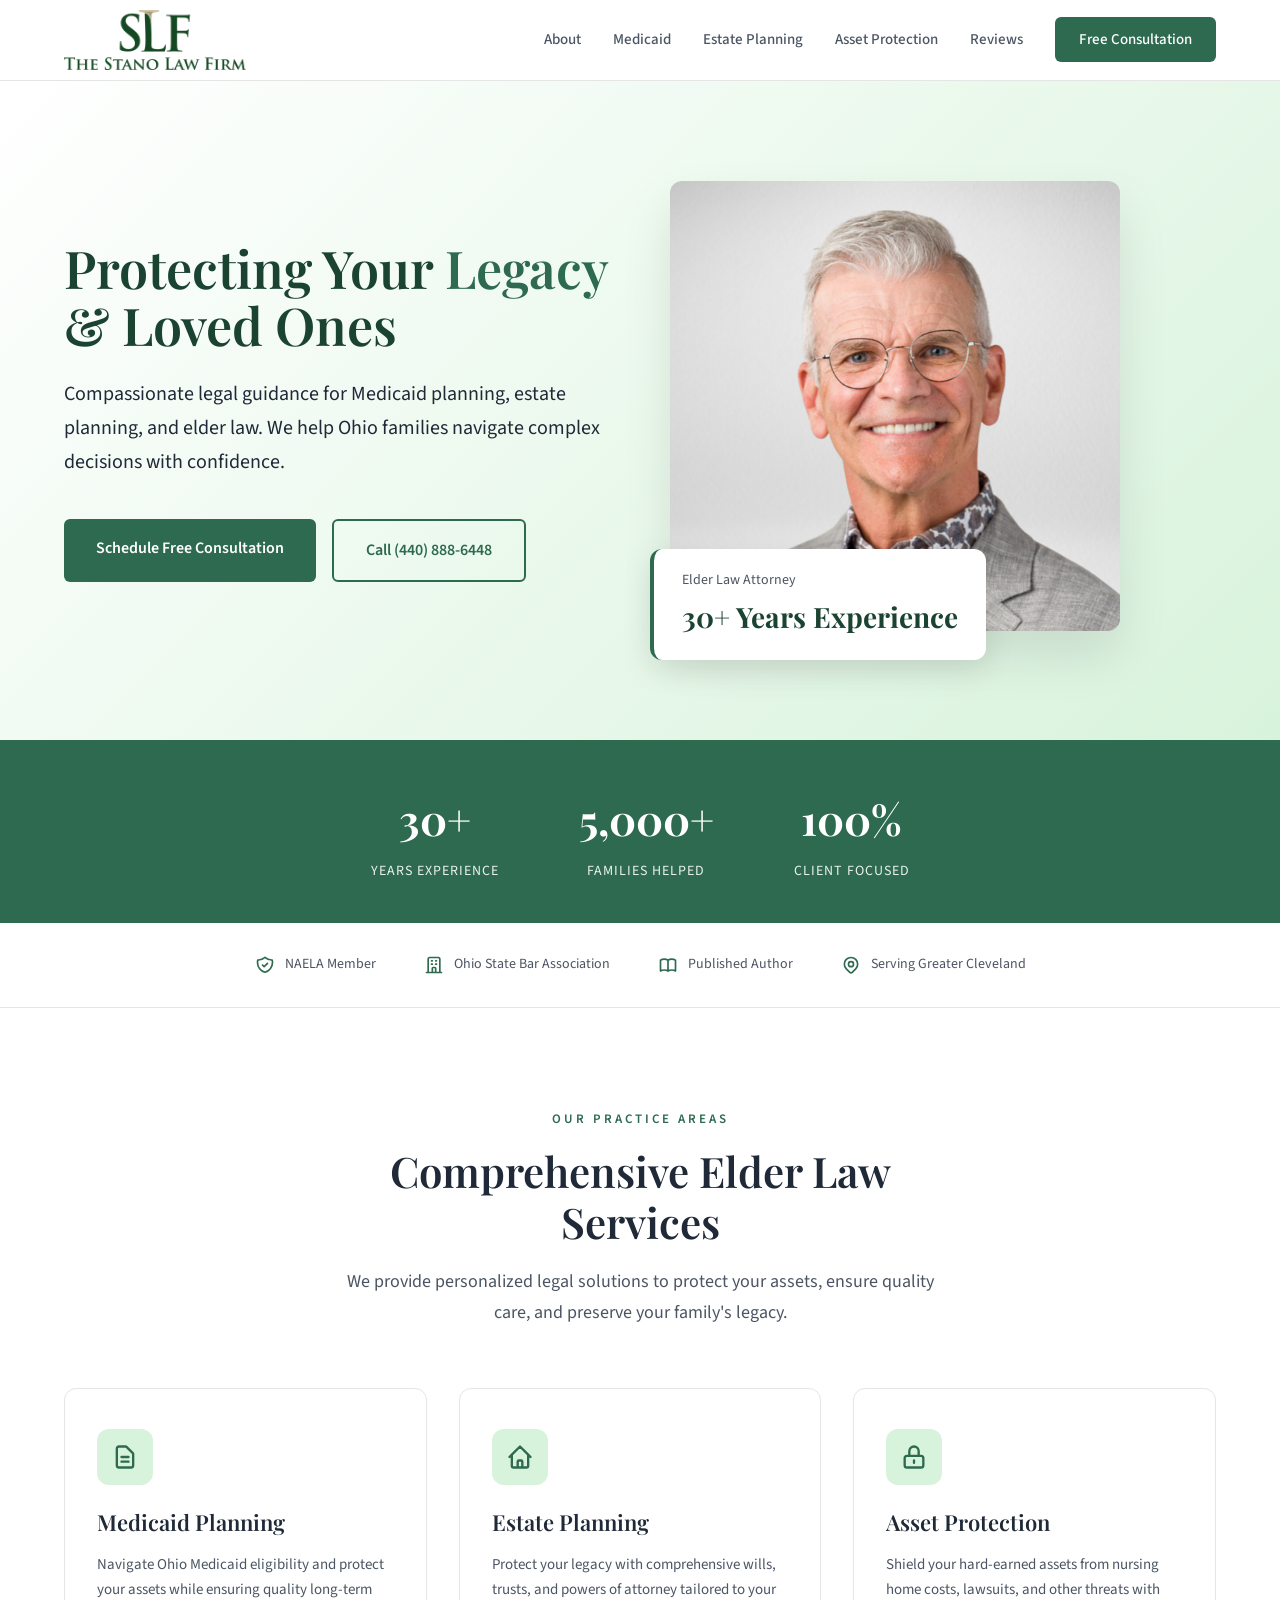
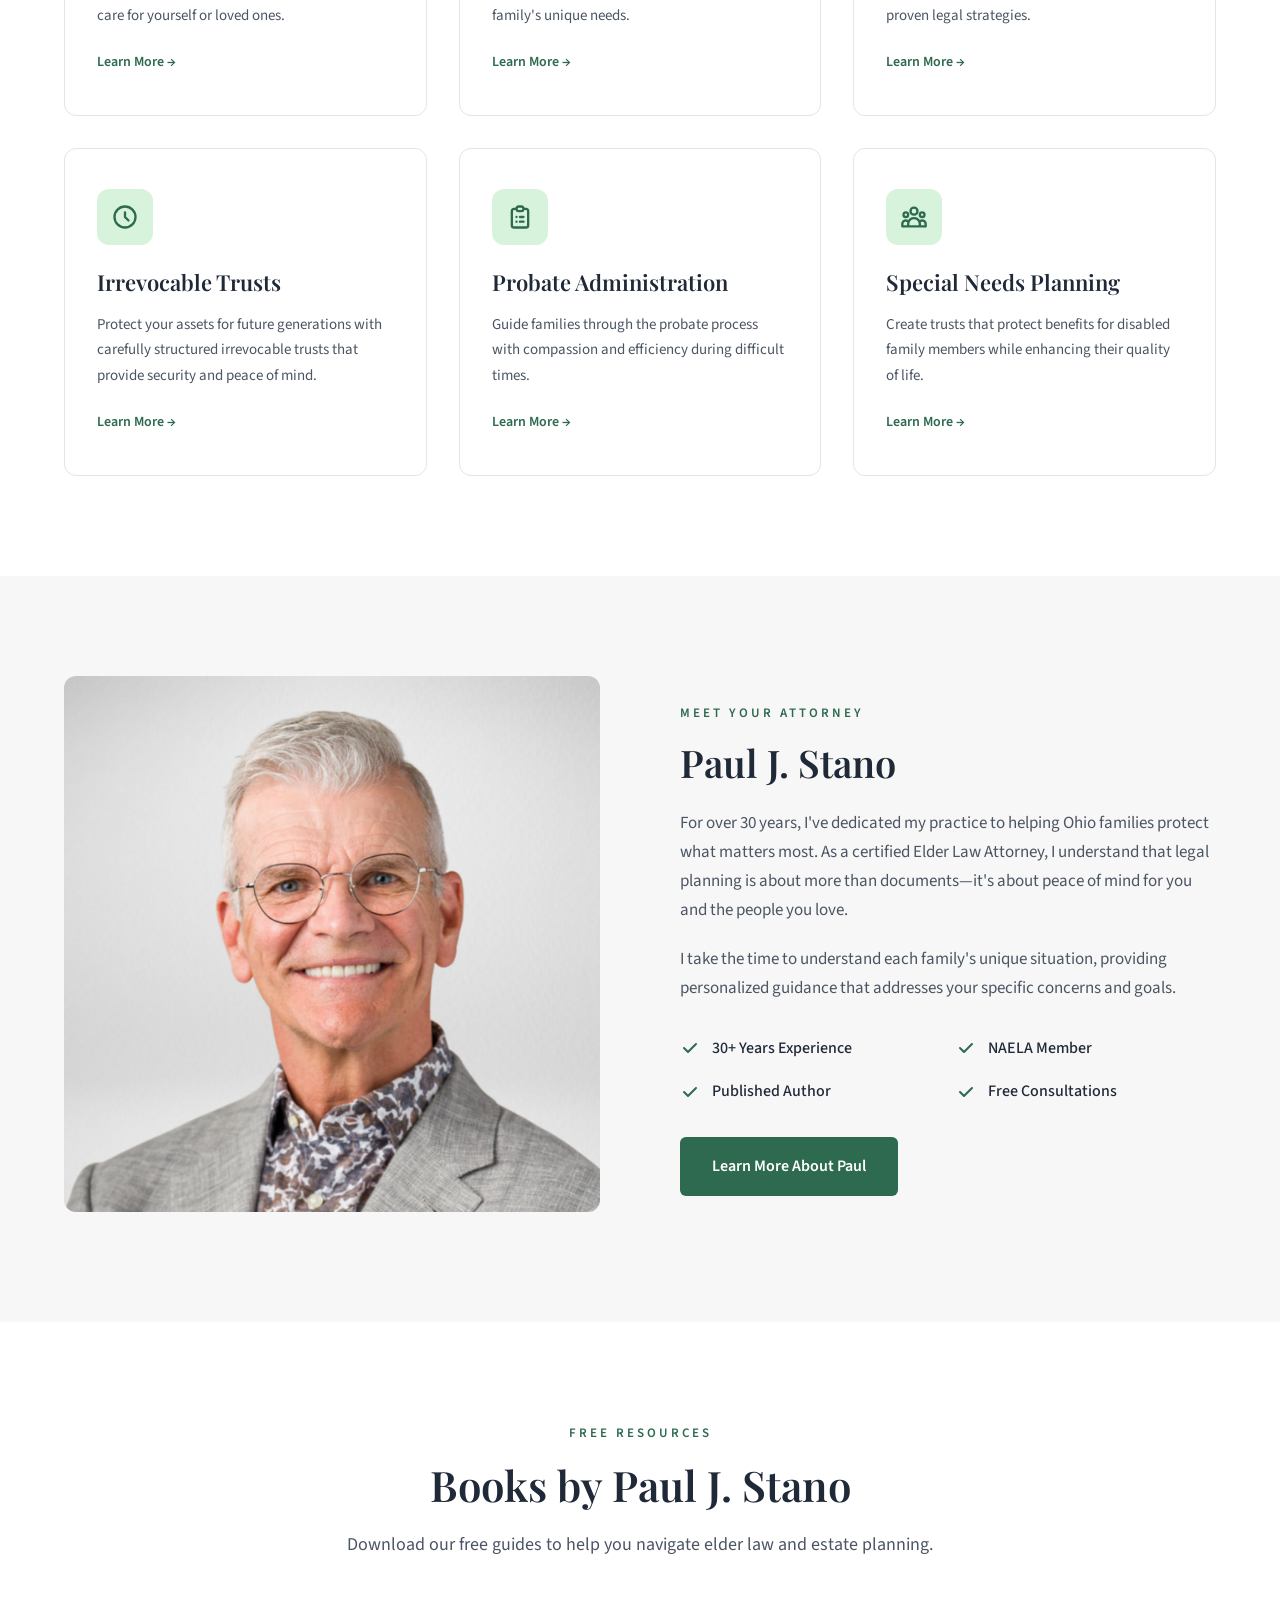
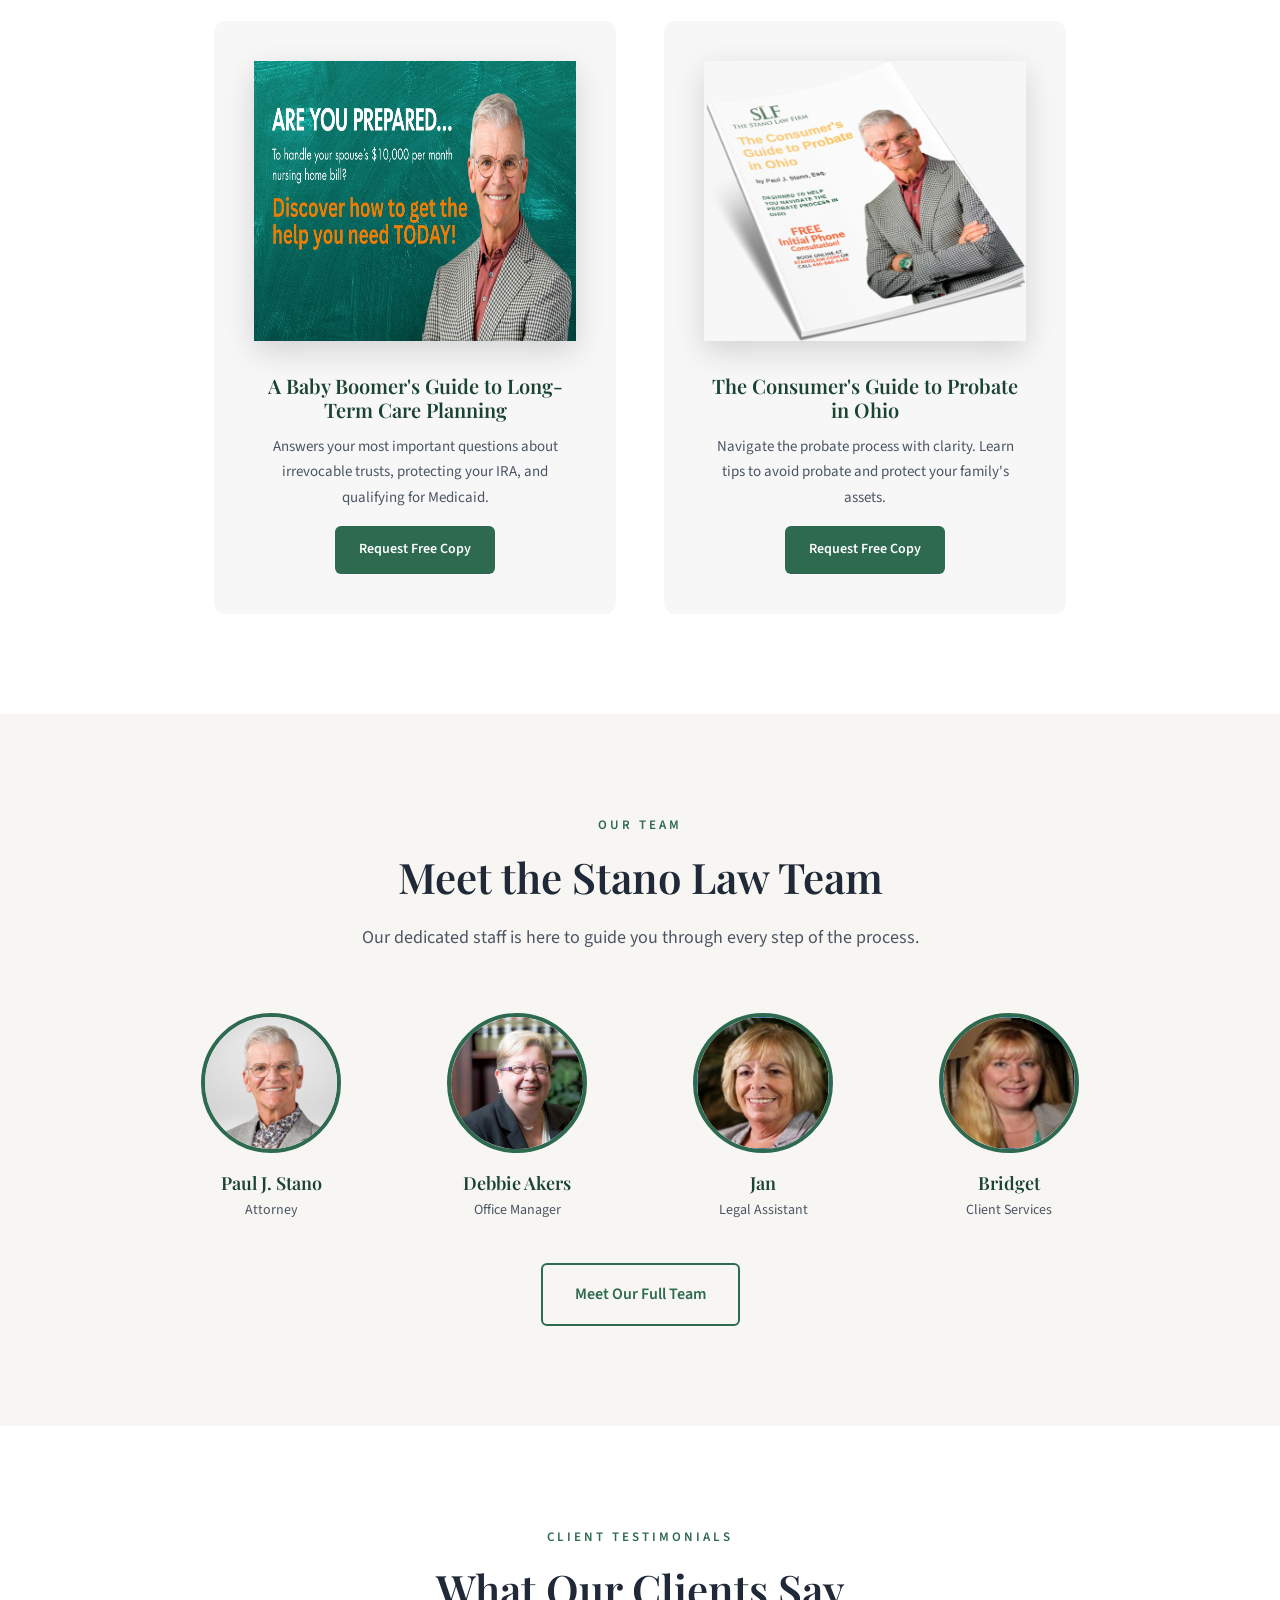
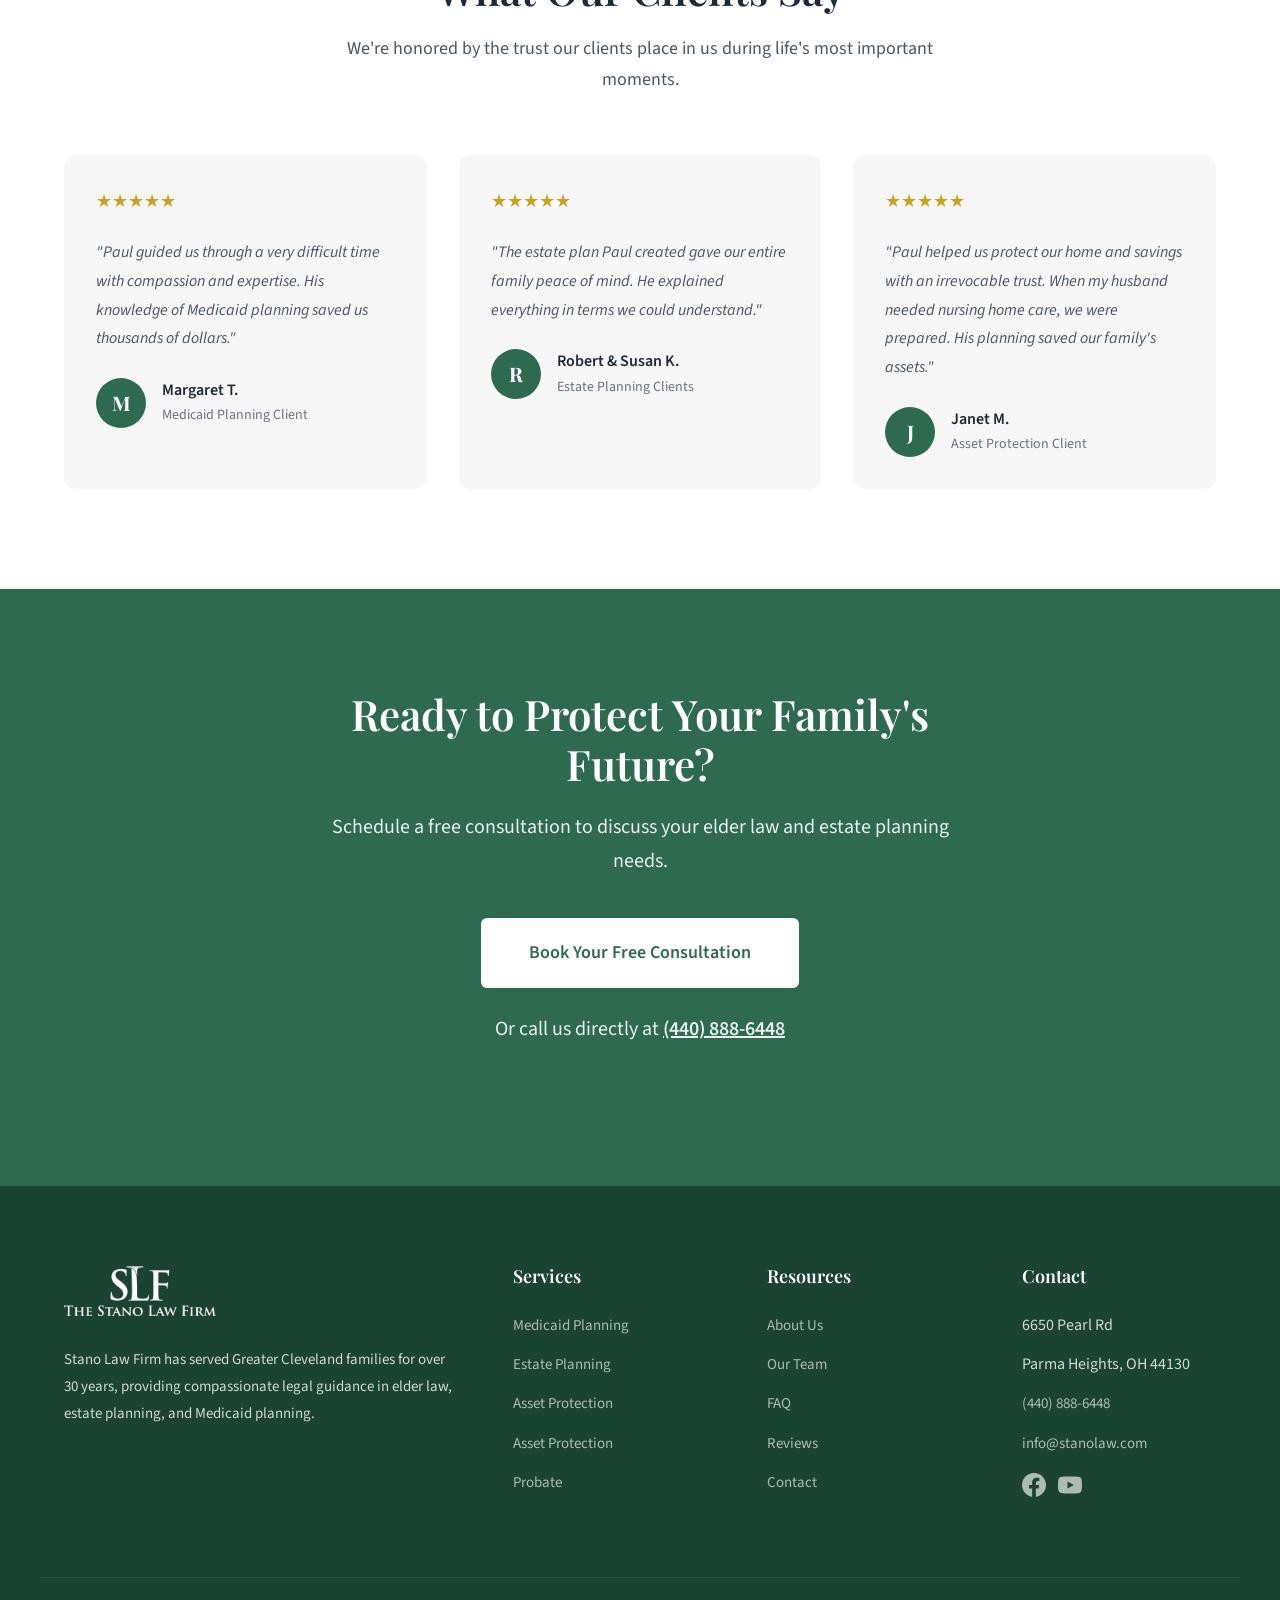
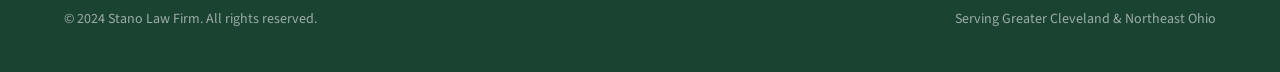
<file: index.html>
<!DOCTYPE html>
<html lang="en">
<head>
    <meta charset="UTF-8">
    <meta name="viewport" content="width=device-width, initial-scale=1.0">
    <title>Stano Law Firm | Elder Law & Estate Planning | Parma Heights, OH</title>
    <link rel="preconnect" href="https://fonts.googleapis.com">
    <link rel="preconnect" href="https://fonts.gstatic.com" crossorigin>
    <link href="https://fonts.googleapis.com/css2?family=Playfair+Display:wght@400;600;700&family=Source+Sans+3:wght@300;400;500;600&display=swap" rel="stylesheet">
    <style>
        :root {
            --green: #2d6a4f;
            --green-dark: #1b4332;
            --green-light: #40916c;
            --green-pale: #d8f3dc;
            --gold: #c9a227;
            --gold-light: #d4b84a;
            --white: #ffffff;
            --off-white: #fafafa;
            --cream: #f8f6f3;
            --gray-100: #f7f7f7;
            --gray-200: #e5e5e5;
            --gray-300: #d4d4d4;
            --text-dark: #1f2937;
            --text-medium: #4b5563;
            --text-light: #6b7280;
        }

        html, body { overflow-x: hidden; max-width: 100vw; } * { margin: 0; padding: 0; box-sizing: border-box; } img { max-width: 100%; height: auto; }

        body {
            font-family: 'Source Sans 3', sans-serif;
            font-weight: 400;
            line-height: 1.7;
            color: var(--text-dark);
            background: var(--white);
        }

        h1, h2, h3, h4 {
            font-family: 'Playfair Display', serif;
            font-weight: 600;
            line-height: 1.2;
        }

        a { text-decoration: none; color: inherit; }

        /* Header */
        header {
            background: var(--white);
            border-bottom: 1px solid var(--gray-200);
            position: sticky;
            top: 0;
            z-index: 100;
        }

        .header-inner {
            max-width: 1200px;
            margin: 0 auto;
            padding: 0 24px;
            display: flex;
            justify-content: space-between;
            align-items: center;
            height: 80px;
        }

        .logo { display: flex; align-items: center; gap: 16px; }
        .logo img { height: 60px; width: auto; }
        .logo-text { display: flex; flex-direction: column; }
        .logo-name { font-family: 'Playfair Display', serif; font-size: 24px; font-weight: 700; color: var(--green-dark); }
        .logo-tagline { font-size: 12px; color: var(--text-light); text-transform: uppercase; letter-spacing: 2px; }

        nav ul { display: flex; list-style: none; gap: 32px; }
        nav a { font-size: 15px; font-weight: 500; color: var(--text-medium); transition: color 0.2s; }
        nav a:hover { color: var(--green); }

        .nav-cta {
            background: var(--green);
            color: var(--white) !important;
            padding: 12px 24px;
            border-radius: 6px;
            transition: background 0.2s !important;
        }
        .nav-cta:hover { background: var(--green-light) !important; }

        .mobile-toggle { display: none; flex-direction: column; gap: 5px; cursor: pointer; padding: 10px; }
        .mobile-toggle span { width: 24px; height: 2px; background: var(--green-dark); }

        /* Hero - Light with Green Accent */
        .hero {
            background: linear-gradient(135deg, var(--white) 0%, var(--green-pale) 100%);
            padding: 100px 0;
            position: relative;
            border-bottom: 4px solid var(--green);
        }

        .hero-inner {
            max-width: 1200px;
            margin: 0 auto;
            padding: 0 24px;
            display: grid;
            grid-template-columns: 1fr 1fr;
            gap: 60px;
            align-items: center;
        }

        .hero-content h1 {
            font-size: 52px;
            color: var(--green-dark);
            margin-bottom: 24px;
            line-height: 1.1;
        }

        .hero-content h1 span { color: var(--green); }

        .hero-content p {
            font-size: 20px;
            color: var(--text-dark);
            margin-bottom: 40px;
            font-weight: 400;
        }

        .hero-buttons { display: flex; gap: 16px; flex-wrap: wrap; }

        .btn {
            display: inline-block;
            padding: 16px 32px;
            border-radius: 6px;
            font-weight: 600;
            font-size: 16px;
            transition: all 0.2s;
            cursor: pointer;
            border: none;
        }

        .btn-primary { background: var(--green); color: var(--white); }
        .btn-primary:hover { background: var(--green-light); transform: translateY(-2px); }

        .btn-outline {
            background: transparent;
            border: 2px solid var(--green);
            color: var(--green);
        }
        .btn-outline:hover { background: var(--green); color: var(--white); }

        .hero-image { position: relative; }
        .hero-image img {
            width: 100%;
            max-width: 450px;
            border-radius: 12px;
            box-shadow: 0 25px 50px rgba(0,0,0,0.1);
        }

        .hero-badge {
            position: absolute;
            bottom: -20px;
            left: -20px;
            background: var(--white);
            padding: 20px 28px;
            border-radius: 12px;
            box-shadow: 0 10px 30px rgba(0,0,0,0.1);
            border-left: 4px solid var(--green);
        }
        .hero-badge-text { font-size: 14px; color: var(--text-medium); }
        .hero-badge-number { font-family: 'Playfair Display', serif; font-size: 28px; font-weight: 700; color: var(--green-dark); }

        /* Stats Bar */
        .stats-bar {
            background: var(--green);
            padding: 40px 0;
        }

        .stats-inner {
            max-width: 1200px;
            margin: 0 auto;
            padding: 0 24px;
            display: flex;
            justify-content: center;
            gap: 80px;
        }

        .stat { text-align: center; color: var(--white); }
        .stat-number { font-family: 'Playfair Display', serif; font-size: 42px; font-weight: 700; }
        .stat-label { font-size: 14px; opacity: 0.9; text-transform: uppercase; letter-spacing: 1px; margin-top: 4px; }

        /* Trust Bar */
        .trust-bar {
            background: var(--white);
            padding: 30px 0;
            border-bottom: 1px solid var(--gray-200);
        }

        .trust-inner {
            max-width: 1200px;
            margin: 0 auto;
            padding: 0 24px;
            display: flex;
            justify-content: center;
            align-items: center;
            gap: 48px;
            flex-wrap: wrap;
        }

        .trust-item {
            display: flex;
            align-items: center;
            gap: 10px;
            color: var(--text-medium);
            font-size: 14px;
        }
        .trust-item svg { width: 20px; height: 20px; color: var(--green); }

        /* Services */
        .services { padding: 100px 0; background: var(--white); }

        .section-header {
            text-align: center;
            max-width: 600px;
            margin: 0 auto 60px;
        }
        .section-label {
            font-size: 13px;
            text-transform: uppercase;
            letter-spacing: 3px;
            color: var(--green);
            margin-bottom: 16px;
            font-weight: 600;
        }
        .section-header h2 { font-size: 42px; color: var(--text-dark); margin-bottom: 20px; }
        .section-header p { color: var(--text-medium); font-size: 18px; }

        .services-grid {
            max-width: 1200px;
            margin: 0 auto;
            padding: 0 24px;
            display: grid;
            grid-template-columns: repeat(3, 1fr);
            gap: 32px;
        }

        .service-card {
            background: var(--white);
            border: 1px solid var(--gray-200);
            border-radius: 12px;
            padding: 40px 32px;
            transition: all 0.3s;
        }
        .service-card:hover {
            box-shadow: 0 20px 40px rgba(0,0,0,0.08);
            transform: translateY(-5px);
            border-color: var(--green-light);
        }

        .service-icon {
            width: 56px;
            height: 56px;
            background: var(--green-pale);
            border-radius: 12px;
            display: flex;
            align-items: center;
            justify-content: center;
            margin-bottom: 24px;
        }
        .service-icon svg { width: 28px; height: 28px; color: var(--green); }

        .service-card h3 { font-size: 22px; color: var(--text-dark); margin-bottom: 16px; }
        .service-card p { color: var(--text-medium); margin-bottom: 20px; font-size: 15px; }
        .service-link { color: var(--green); font-weight: 600; font-size: 14px; display: inline-flex; align-items: center; gap: 8px; }
        .service-link:hover { color: var(--green-light); }

        /* About Section */
        .about { padding: 100px 0; background: var(--gray-100); }

        .about-inner {
            max-width: 1200px;
            margin: 0 auto;
            padding: 0 24px;
            display: grid;
            grid-template-columns: 1fr 1fr;
            gap: 80px;
            align-items: center;
        }

        .about-image { position: relative; }
        .about-image img { width: 100%; border-radius: 12px; }
        .about-image::after {
            content: '';
            position: absolute;
            top: 20px;
            left: 20px;
            right: -20px;
            bottom: -20px;
            border: 3px solid var(--green);
            border-radius: 12px;
            z-index: -1;
        }

        .about-content h2 { font-size: 38px; color: var(--text-dark); margin-bottom: 24px; }
        .about-content p { color: var(--text-medium); margin-bottom: 20px; font-size: 17px; }

        .about-features { display: grid; grid-template-columns: 1fr 1fr; gap: 16px; margin: 32px 0; }
        .about-feature { display: flex; align-items: center; gap: 12px; font-weight: 500; color: var(--text-dark); }
        .about-feature svg { width: 20px; height: 20px; color: var(--green); }

        /* Testimonials */
        .testimonials { padding: 100px 0; background: var(--white); }

        .testimonials-grid {
            max-width: 1200px;
            margin: 0 auto;
            padding: 0 24px;
            display: grid;
            grid-template-columns: repeat(3, 1fr);
            gap: 32px;
        }

        .testimonial-card {
            background: var(--gray-100);
            border-radius: 12px;
            padding: 32px;
        }

        .testimonial-stars { color: var(--gold); margin-bottom: 20px; font-size: 18px; }
        .testimonial-text { font-size: 16px; line-height: 1.8; margin-bottom: 24px; font-style: italic; color: var(--text-medium); }

        .testimonial-author { display: flex; align-items: center; gap: 16px; }
        .testimonial-avatar {
            width: 50px;
            height: 50px;
            background: var(--green);
            border-radius: 50%;
            display: flex;
            align-items: center;
            justify-content: center;
            font-family: 'Playfair Display', serif;
            font-weight: 700;
            font-size: 20px;
            color: var(--white);
        }
        .testimonial-name { font-weight: 600; color: var(--text-dark); }
        .testimonial-role { font-size: 14px; color: var(--text-light); }

        /* CTA Section */
        .cta {
            padding: 100px 0;
            background: var(--green);
            text-align: center;
            color: var(--white);
        }

        .cta-inner { max-width: 700px; margin: 0 auto; padding: 0 24px; }
        .cta h2 { font-size: 42px; margin-bottom: 20px; }
        .cta p { font-size: 20px; opacity: 0.9; margin-bottom: 40px; }

        .cta .btn-primary {
            background: var(--white);
            color: var(--green);
            padding: 20px 48px;
            font-size: 18px;
        }
        .cta .btn-primary:hover { background: var(--cream); }

        .cta-contact { margin-top: 24px; opacity: 0.9; }
        .cta-contact a { color: var(--white); font-weight: 600; text-decoration: underline; }

        /* Footer */
        footer {
            background: var(--green-dark);
            color: rgba(255,255,255,0.8);
            padding: 80px 0 40px;
        }

        .footer-inner {
            max-width: 1200px;
            margin: 0 auto;
            padding: 0 24px;
            display: grid;
            grid-template-columns: 2fr 1fr 1fr 1fr;
            gap: 60px;
        }

        .footer-brand p { margin-top: 20px; font-size: 15px; line-height: 1.8; }
        .footer-title { font-family: 'Playfair Display', serif; font-size: 18px; color: var(--white); margin-bottom: 24px; }
        footer ul { list-style: none; }
        footer li { margin-bottom: 12px; }
        footer a { opacity: 0.8; transition: all 0.2s; font-size: 15px; }
        footer a:hover { opacity: 1; color: var(--gold); }

        .footer-bottom {
            max-width: 1200px;
            margin: 60px auto 0;
            padding: 30px 24px 0;
            border-top: 1px solid rgba(255,255,255,0.1);
            display: flex;
            justify-content: space-between;
            align-items: center;
            font-size: 14px;
            opacity: 0.7;
        }

        /* Mobile */
        @media (max-width: 1024px) {
            .hero-inner { grid-template-columns: 1fr; text-align: center; padding: 60px 24px; }
            .hero-image { display: none; }
            .hero-buttons { justify-content: center; }
            .stats-inner { gap: 40px; flex-wrap: wrap; }
            .services-grid, .testimonials-grid { grid-template-columns: repeat(2, 1fr); }
            .about-inner { grid-template-columns: 1fr; }
            .about-image { order: -1; }
            .footer-inner { grid-template-columns: 1fr 1fr; }
        }

        @media (max-width: 768px) {
            .logo-text { display: none; }
            .logo img { height: 50px; }
            .mobile-toggle { display: flex; }
            nav {
                position: absolute;
                top: 80px;
                left: 0;
                right: 0;
                background: var(--white);
                border-bottom: 1px solid var(--gray-200);
                padding: 24px;
                display: none;
            }
            nav.active { display: block; }
            nav ul { flex-direction: column; gap: 16px; }
            .nav-cta { text-align: center; display: block; }

            .hero-content h1 { font-size: 32px; }
            .hero-content p { font-size: 17px; }
            .hero-buttons { flex-direction: column; gap: 12px; }
            .hero-buttons .btn { width: 100%; text-align: center; }
            
            .stats-inner { flex-direction: column; gap: 32px; }
            .stat-number { font-size: 36px; }
            
            .services-grid, .testimonials-grid { grid-template-columns: 1fr; }
            .section-header h2 { font-size: 28px; }
            .section-header p { font-size: 16px; }
            
            .about-features { grid-template-columns: 1fr; }
            .about-content h2 { font-size: 28px; }
            .about-image::after { display: none; }
            
            .footer-inner { grid-template-columns: 1fr; gap: 40px; }
            .footer-bottom { flex-direction: column; gap: 16px; text-align: center; }
            
            .cta h2 { font-size: 28px; }
            .cta p { font-size: 17px; }
            .cta .btn-primary { padding: 16px 32px; font-size: 16px; }
            
            /* Fix all images */
            img { max-width: 100%; height: auto; }
            
            /* Fix inline grids */
            [style*="grid-template-columns: repeat(2"] { grid-template-columns: 1fr !important; }
            [style*="grid-template-columns: repeat(4"] { grid-template-columns: repeat(2, 1fr) !important; }
            
            /* Books section mobile */
            .books [style*="grid-template-columns"] { grid-template-columns: 1fr !important; }
            .books img { height: auto !important; max-height: 250px; }
            
            /* Team section mobile */
            .team [style*="grid-template-columns"] { grid-template-columns: repeat(2, 1fr) !important; gap: 24px !important; }
            .team [style*="width: 140px"] { width: 100px !important; height: 100px !important; }
        }
        
        @media (max-width: 480px) {
            .team [style*="grid-template-columns"] { grid-template-columns: 1fr !important; }
            .stat-number { font-size: 32px; }
            .hero-content h1 { font-size: 28px; }
        }
    </style>
</head>
<body>
    <header>
        <div class="header-inner">
            <a href="index.html" class="logo">
                <img src="images/Stan-Law-Firm-Logo-Vector-Solid-Colors.png" alt="Stano Law Firm">
            </a>
            <div class="mobile-toggle" onclick="toggleNav()">
                <span></span><span></span><span></span>
            </div>
            <nav id="nav">
                <ul>
                    <li><a href="about.html">About</a></li>
                    <li><a href="medicaid-planning.html">Medicaid</a></li>
                    <li><a href="estate-planning.html">Estate Planning</a></li>
                    <li><a href="asset-protection.html">Asset Protection</a></li>
                    <li><a href="reviews.html">Reviews</a></li>
                    <li><a href="contact.html" class="nav-cta">Free Consultation</a></li>
                </ul>
            </nav>
        </div>
    </header>

    <!-- Hero -->
    <section class="hero">
        <div class="hero-inner">
            <div class="hero-content">
                <h1>Protecting Your <span>Legacy</span> & Loved Ones</h1>
                <p>Compassionate legal guidance for Medicaid planning, estate planning, and elder law. We help Ohio families navigate complex decisions with confidence.</p>
                <div class="hero-buttons">
                    <a href="https://calendly.com/stanolawfirm/15min" class="btn btn-primary">Schedule Free Consultation</a>
                    <a href="tel:440-888-6448" class="btn btn-outline">Call (440) 888-6448</a>
                </div>
            </div>
            <div class="hero-image">
                <img src="images/paul-stano-new.jpg" alt="Paul J. Stano, Elder Law Attorney">
                <div class="hero-badge">
                    <div class="hero-badge-text">Elder Law Attorney</div>
                    <div class="hero-badge-number">30+ Years Experience</div>
                </div>
            </div>
        </div>
    </section>

    <!-- Stats Bar -->
    <div class="stats-bar">
        <div class="stats-inner">
            <div class="stat">
                <div class="stat-number">30+</div>
                <div class="stat-label">Years Experience</div>
            </div>
            <div class="stat">
                <div class="stat-number">5,000+</div>
                <div class="stat-label">Families Helped</div>
            </div>
            <div class="stat">
                <div class="stat-number">100%</div>
                <div class="stat-label">Client Focused</div>
            </div>
        </div>
    </div>

    <!-- Trust Bar -->
    <div class="trust-bar">
        <div class="trust-inner">
            <div class="trust-item">
                <svg fill="none" stroke="currentColor" viewBox="0 0 24 24"><path stroke-linecap="round" stroke-linejoin="round" stroke-width="2" d="M9 12l2 2 4-4m5.618-4.016A11.955 11.955 0 0112 2.944a11.955 11.955 0 01-8.618 3.04A12.02 12.02 0 003 9c0 5.591 3.824 10.29 9 11.622 5.176-1.332 9-6.03 9-11.622 0-1.042-.133-2.052-.382-3.016z"></path></svg>
                <span>NAELA Member</span>
            </div>
            <div class="trust-item">
                <svg fill="none" stroke="currentColor" viewBox="0 0 24 24"><path stroke-linecap="round" stroke-linejoin="round" stroke-width="2" d="M19 21V5a2 2 0 00-2-2H7a2 2 0 00-2 2v16m14 0h2m-2 0h-5m-9 0H3m2 0h5M9 7h1m-1 4h1m4-4h1m-1 4h1m-5 10v-5a1 1 0 011-1h2a1 1 0 011 1v5m-4 0h4"></path></svg>
                <span>Ohio State Bar Association</span>
            </div>
            <div class="trust-item">
                <svg fill="none" stroke="currentColor" viewBox="0 0 24 24"><path stroke-linecap="round" stroke-linejoin="round" stroke-width="2" d="M12 6.253v13m0-13C10.832 5.477 9.246 5 7.5 5S4.168 5.477 3 6.253v13C4.168 18.477 5.754 18 7.5 18s3.332.477 4.5 1.253m0-13C13.168 5.477 14.754 5 16.5 5c1.747 0 3.332.477 4.5 1.253v13C19.832 18.477 18.247 18 16.5 18c-1.746 0-3.332.477-4.5 1.253"></path></svg>
                <span>Published Author</span>
            </div>
            <div class="trust-item">
                <svg fill="none" stroke="currentColor" viewBox="0 0 24 24"><path stroke-linecap="round" stroke-linejoin="round" stroke-width="2" d="M17.657 16.657L13.414 20.9a1.998 1.998 0 01-2.827 0l-4.244-4.243a8 8 0 1111.314 0z"></path><path stroke-linecap="round" stroke-linejoin="round" stroke-width="2" d="M15 11a3 3 0 11-6 0 3 3 0 016 0z"></path></svg>
                <span>Serving Greater Cleveland</span>
            </div>
        </div>
    </div>

    <!-- Services -->
    <section class="services">
        <div class="section-header">
            <div class="section-label">Our Practice Areas</div>
            <h2>Comprehensive Elder Law Services</h2>
            <p>We provide personalized legal solutions to protect your assets, ensure quality care, and preserve your family's legacy.</p>
        </div>
        <div class="services-grid">
            <div class="service-card">
                <div class="service-icon">
                    <svg fill="none" stroke="currentColor" viewBox="0 0 24 24"><path stroke-linecap="round" stroke-linejoin="round" stroke-width="2" d="M9 12h6m-6 4h6m2 5H7a2 2 0 01-2-2V5a2 2 0 012-2h5.586a1 1 0 01.707.293l5.414 5.414a1 1 0 01.293.707V19a2 2 0 01-2 2z"></path></svg>
                </div>
                <h3>Medicaid Planning</h3>
                <p>Navigate Ohio Medicaid eligibility and protect your assets while ensuring quality long-term care for yourself or loved ones.</p>
                <a href="medicaid-planning.html" class="service-link">Learn More →</a>
            </div>
            <div class="service-card">
                <div class="service-icon">
                    <svg fill="none" stroke="currentColor" viewBox="0 0 24 24"><path stroke-linecap="round" stroke-linejoin="round" stroke-width="2" d="M3 12l2-2m0 0l7-7 7 7M5 10v10a1 1 0 001 1h3m10-11l2 2m-2-2v10a1 1 0 01-1 1h-3m-6 0a1 1 0 001-1v-4a1 1 0 011-1h2a1 1 0 011 1v4a1 1 0 001 1m-6 0h6"></path></svg>
                </div>
                <h3>Estate Planning</h3>
                <p>Protect your legacy with comprehensive wills, trusts, and powers of attorney tailored to your family's unique needs.</p>
                <a href="estate-planning.html" class="service-link">Learn More →</a>
            </div>
            <div class="service-card">
                <div class="service-icon">
                    <svg fill="none" stroke="currentColor" viewBox="0 0 24 24"><path stroke-linecap="round" stroke-linejoin="round" stroke-width="2" d="M12 15v2m-6 4h12a2 2 0 002-2v-6a2 2 0 00-2-2H6a2 2 0 00-2 2v6a2 2 0 002 2zm10-10V7a4 4 0 00-8 0v4h8z"></path></svg>
                </div>
                <h3>Asset Protection</h3>
                <p>Shield your hard-earned assets from nursing home costs, lawsuits, and other threats with proven legal strategies.</p>
                <a href="asset-protection.html" class="service-link">Learn More →</a>
            </div>
            <div class="service-card">
                <div class="service-icon">
                    <svg fill="none" stroke="currentColor" viewBox="0 0 24 24"><path stroke-linecap="round" stroke-linejoin="round" stroke-width="2" d="M12 8v4l3 3m6-3a9 9 0 11-18 0 9 9 0 0118 0z"></path></svg>
                </div>
                <h3>Irrevocable Trusts</h3>
                <p>Protect your assets for future generations with carefully structured irrevocable trusts that provide security and peace of mind.</p>
                <a href="asset-protection.html" class="service-link">Learn More →</a>
            </div>
            <div class="service-card">
                <div class="service-icon">
                    <svg fill="none" stroke="currentColor" viewBox="0 0 24 24"><path stroke-linecap="round" stroke-linejoin="round" stroke-width="2" d="M9 5H7a2 2 0 00-2 2v12a2 2 0 002 2h10a2 2 0 002-2V7a2 2 0 00-2-2h-2M9 5a2 2 0 002 2h2a2 2 0 002-2M9 5a2 2 0 012-2h2a2 2 0 012 2m-3 7h3m-3 4h3m-6-4h.01M9 16h.01"></path></svg>
                </div>
                <h3>Probate Administration</h3>
                <p>Guide families through the probate process with compassion and efficiency during difficult times.</p>
                <a href="probate.html" class="service-link">Learn More →</a>
            </div>
            <div class="service-card">
                <div class="service-icon">
                    <svg fill="none" stroke="currentColor" viewBox="0 0 24 24"><path stroke-linecap="round" stroke-linejoin="round" stroke-width="2" d="M17 20h5v-2a3 3 0 00-5.356-1.857M17 20H7m10 0v-2c0-.656-.126-1.283-.356-1.857M7 20H2v-2a3 3 0 015.356-1.857M7 20v-2c0-.656.126-1.283.356-1.857m0 0a5.002 5.002 0 019.288 0M15 7a3 3 0 11-6 0 3 3 0 016 0zm6 3a2 2 0 11-4 0 2 2 0 014 0zM7 10a2 2 0 11-4 0 2 2 0 014 0z"></path></svg>
                </div>
                <h3>Special Needs Planning</h3>
                <p>Create trusts that protect benefits for disabled family members while enhancing their quality of life.</p>
                <a href="special-needs.html" class="service-link">Learn More →</a>
            </div>
        </div>
    </section>

    <!-- About -->
    <section class="about">
        <div class="about-inner">
            <div class="about-image">
                <img src="images/paul-stano-new.jpg" alt="Paul J. Stano, Attorney at Law">
            </div>
            <div class="about-content">
                <div class="section-label">Meet Your Attorney</div>
                <h2>Paul J. Stano</h2>
                <p>For over 30 years, I've dedicated my practice to helping Ohio families protect what matters most. As a certified Elder Law Attorney, I understand that legal planning is about more than documents—it's about peace of mind for you and the people you love.</p>
                <p>I take the time to understand each family's unique situation, providing personalized guidance that addresses your specific concerns and goals.</p>
                <div class="about-features">
                    <div class="about-feature">
                        <svg fill="currentColor" viewBox="0 0 20 20"><path fill-rule="evenodd" d="M16.707 5.293a1 1 0 010 1.414l-8 8a1 1 0 01-1.414 0l-4-4a1 1 0 011.414-1.414L8 12.586l7.293-7.293a1 1 0 011.414 0z" clip-rule="evenodd"></path></svg>
                        <span>30+ Years Experience</span>
                    </div>
                    <div class="about-feature">
                        <svg fill="currentColor" viewBox="0 0 20 20"><path fill-rule="evenodd" d="M16.707 5.293a1 1 0 010 1.414l-8 8a1 1 0 01-1.414 0l-4-4a1 1 0 011.414-1.414L8 12.586l7.293-7.293a1 1 0 011.414 0z" clip-rule="evenodd"></path></svg>
                        <span>NAELA Member</span>
                    </div>
                    <div class="about-feature">
                        <svg fill="currentColor" viewBox="0 0 20 20"><path fill-rule="evenodd" d="M16.707 5.293a1 1 0 010 1.414l-8 8a1 1 0 01-1.414 0l-4-4a1 1 0 011.414-1.414L8 12.586l7.293-7.293a1 1 0 011.414 0z" clip-rule="evenodd"></path></svg>
                        <span>Published Author</span>
                    </div>
                    <div class="about-feature">
                        <svg fill="currentColor" viewBox="0 0 20 20"><path fill-rule="evenodd" d="M16.707 5.293a1 1 0 010 1.414l-8 8a1 1 0 01-1.414 0l-4-4a1 1 0 011.414-1.414L8 12.586l7.293-7.293a1 1 0 011.414 0z" clip-rule="evenodd"></path></svg>
                        <span>Free Consultations</span>
                    </div>
                </div>
                <a href="about.html" class="btn btn-primary">Learn More About Paul</a>
            </div>
        </div>
    </section>

    <!-- Books Section -->
    <section class="books" style="padding: 100px 0; background: var(--white);">
        <div class="section-header">
            <div class="section-label">Free Resources</div>
            <h2>Books by Paul J. Stano</h2>
            <p>Download our free guides to help you navigate elder law and estate planning.</p>
        </div>
        <div style="max-width: 900px; margin: 0 auto; padding: 0 24px; display: grid; grid-template-columns: repeat(2, 1fr); gap: 48px;">
            <div style="text-align: center; background: var(--gray-100); padding: 40px; border-radius: 12px;">
                <img src="images/Are-You-Prepared.jpg" alt="A Baby Boomer's Guide to Long-Term Care Planning" style="height: 280px; box-shadow: 0 10px 30px rgba(0,0,0,0.15); margin-bottom: 24px;">
                <h3 style="font-size: 20px; color: var(--green-dark); margin-bottom: 12px;">A Baby Boomer's Guide to Long-Term Care Planning</h3>
                <p style="color: var(--text-medium); font-size: 15px; margin-bottom: 16px;">Answers your most important questions about irrevocable trusts, protecting your IRA, and qualifying for Medicaid.</p>
                <a href="contact.html" class="btn btn-primary" style="padding: 12px 24px; font-size: 14px;">Request Free Copy</a>
            </div>
            <div style="text-align: center; background: var(--gray-100); padding: 40px; border-radius: 12px;">
                <img src="images/consumers_guide_probate-e1627954515291.png" alt="The Consumer's Guide to Probate in Ohio" style="height: 280px; box-shadow: 0 10px 30px rgba(0,0,0,0.15); margin-bottom: 24px;">
                <h3 style="font-size: 20px; color: var(--green-dark); margin-bottom: 12px;">The Consumer's Guide to Probate in Ohio</h3>
                <p style="color: var(--text-medium); font-size: 15px; margin-bottom: 16px;">Navigate the probate process with clarity. Learn tips to avoid probate and protect your family's assets.</p>
                <a href="contact.html" class="btn btn-primary" style="padding: 12px 24px; font-size: 14px;">Request Free Copy</a>
            </div>
        </div>
    </section>

    <!-- Team Section -->
    <section class="team" style="padding: 100px 0; background: var(--cream);">
        <div class="section-header">
            <div class="section-label">Our Team</div>
            <h2>Meet the Stano Law Team</h2>
            <p>Our dedicated staff is here to guide you through every step of the process.</p>
        </div>
        <div style="max-width: 1000px; margin: 0 auto; padding: 0 24px; display: grid; grid-template-columns: repeat(4, 1fr); gap: 32px;">
            <div style="text-align: center;">
                <div style="width: 140px; height: 140px; border-radius: 50%; overflow: hidden; margin: 0 auto 20px; border: 4px solid var(--green);">
                    <img src="images/paul-stano-new.jpg" alt="Paul J. Stano" style="width: 100%; height: 100%; object-fit: cover;">
                </div>
                <h3 style="font-size: 18px; color: var(--green-dark); margin-bottom: 4px;">Paul J. Stano</h3>
                <p style="color: var(--text-medium); font-size: 14px;">Attorney</p>
            </div>
            <div style="text-align: center;">
                <div style="width: 140px; height: 140px; border-radius: 50%; overflow: hidden; margin: 0 auto 20px; border: 4px solid var(--green);">
                    <img src="images/Debbie-Akers-e1572920463972.jpg" alt="Debbie Akers" style="width: 100%; height: 100%; object-fit: cover;">
                </div>
                <h3 style="font-size: 18px; color: var(--green-dark); margin-bottom: 4px;">Debbie Akers</h3>
                <p style="color: var(--text-medium); font-size: 14px;">Office Manager</p>
            </div>
            <div style="text-align: center;">
                <div style="width: 140px; height: 140px; border-radius: 50%; overflow: hidden; margin: 0 auto 20px; border: 4px solid var(--green);">
                    <img src="images/jan.png" alt="Jan" style="width: 100%; height: 100%; object-fit: cover;">
                </div>
                <h3 style="font-size: 18px; color: var(--green-dark); margin-bottom: 4px;">Jan</h3>
                <p style="color: var(--text-medium); font-size: 14px;">Legal Assistant</p>
            </div>
            <div style="text-align: center;">
                <div style="width: 140px; height: 140px; border-radius: 50%; overflow: hidden; margin: 0 auto 20px; border: 4px solid var(--green);">
                    <img src="images/bridget.png" alt="Bridget" style="width: 100%; height: 100%; object-fit: cover;">
                </div>
                <h3 style="font-size: 18px; color: var(--green-dark); margin-bottom: 4px;">Bridget</h3>
                <p style="color: var(--text-medium); font-size: 14px;">Client Services</p>
            </div>
        </div>
        <div style="text-align: center; margin-top: 40px;">
            <a href="team.html" class="btn btn-outline">Meet Our Full Team</a>
        </div>
    </section>

    <!-- Testimonials -->
    <section class="testimonials">
        <div class="section-header">
            <div class="section-label">Client Testimonials</div>
            <h2>What Our Clients Say</h2>
            <p>We're honored by the trust our clients place in us during life's most important moments.</p>
        </div>
        <div class="testimonials-grid">
            <div class="testimonial-card">
                <div class="testimonial-stars">★★★★★</div>
                <p class="testimonial-text">"Paul guided us through a very difficult time with compassion and expertise. His knowledge of Medicaid planning saved us thousands of dollars."</p>
                <div class="testimonial-author">
                    <div class="testimonial-avatar">M</div>
                    <div>
                        <div class="testimonial-name">Margaret T.</div>
                        <div class="testimonial-role">Medicaid Planning Client</div>
                    </div>
                </div>
            </div>
            <div class="testimonial-card">
                <div class="testimonial-stars">★★★★★</div>
                <p class="testimonial-text">"The estate plan Paul created gave our entire family peace of mind. He explained everything in terms we could understand."</p>
                <div class="testimonial-author">
                    <div class="testimonial-avatar">R</div>
                    <div>
                        <div class="testimonial-name">Robert & Susan K.</div>
                        <div class="testimonial-role">Estate Planning Clients</div>
                    </div>
                </div>
            </div>
            <div class="testimonial-card">
                <div class="testimonial-stars">★★★★★</div>
                <p class="testimonial-text">"Paul helped us protect our home and savings with an irrevocable trust. When my husband needed nursing home care, we were prepared. His planning saved our family's assets."</p>
                <div class="testimonial-author">
                    <div class="testimonial-avatar">J</div>
                    <div>
                        <div class="testimonial-name">Janet M.</div>
                        <div class="testimonial-role">Asset Protection Client</div>
                    </div>
                </div>
            </div>
        </div>
    </section>

    <!-- CTA -->
    <section class="cta">
        <div class="cta-inner">
            <h2>Ready to Protect Your Family's Future?</h2>
            <p>Schedule a free consultation to discuss your elder law and estate planning needs.</p>
            <a href="https://calendly.com/stanolawfirm/15min" class="btn btn-primary">Book Your Free Consultation</a>
            <p class="cta-contact">Or call us directly at <a href="tel:440-888-6448">(440) 888-6448</a></p>
        </div>
    </section>

    <!-- Footer -->
    <footer>
        <div class="footer-inner">
            <div class="footer-brand">
                <img src="images/Stan-Law-Firm-Logo-Vector-Solid-Colors.png" alt="Stano Law Firm" style="height: 50px; filter: brightness(0) invert(1);">
                <p>Stano Law Firm has served Greater Cleveland families for over 30 years, providing compassionate legal guidance in elder law, estate planning, and Medicaid planning.</p>
            </div>
            <div>
                <h4 class="footer-title">Services</h4>
                <ul>
                    <li><a href="medicaid-planning.html">Medicaid Planning</a></li>
                    <li><a href="estate-planning.html">Estate Planning</a></li>
                    <li><a href="asset-protection.html">Asset Protection</a></li>
                    <li><a href="asset-protection.html">Asset Protection</a></li>
                    <li><a href="probate.html">Probate</a></li>
                </ul>
            </div>
            <div>
                <h4 class="footer-title">Resources</h4>
                <ul>
                    <li><a href="about.html">About Us</a></li>
                    <li><a href="team.html">Our Team</a></li>
                    <li><a href="faq.html">FAQ</a></li>
                    <li><a href="reviews.html">Reviews</a></li>
                    <li><a href="contact.html">Contact</a></li>
                </ul>
            </div>
            <div>
                <h4 class="footer-title">Contact</h4>
                <ul>
                    <li>6650 Pearl Rd</li>
                    <li>Parma Heights, OH 44130</li>
                    <li><a href="tel:440-888-6448">(440) 888-6448</a></li>
                    <li><a href="mailto:info@stanolaw.com">info@stanolaw.com</a></li>
                    <li style="margin-top: 16px; display: flex; gap: 12px;">
                        <a href="https://www.facebook.com/Stano-Law-Parma-Heights-Ohio-Elder-Law-Attorneys-63622512698" target="_blank" title="Facebook" style="opacity: 0.8;">
                            <svg width="24" height="24" fill="currentColor" viewBox="0 0 24 24"><path d="M24 12.073c0-6.627-5.373-12-12-12s-12 5.373-12 12c0 5.99 4.388 10.954 10.125 11.854v-8.385H7.078v-3.47h3.047V9.43c0-3.007 1.792-4.669 4.533-4.669 1.312 0 2.686.235 2.686.235v2.953H15.83c-1.491 0-1.956.925-1.956 1.874v2.25h3.328l-.532 3.47h-2.796v8.385C19.612 23.027 24 18.062 24 12.073z"/></svg>
                        </a>
                        <a href="https://www.youtube.com/channel/UCRPuZVCGZeEtAcb_th6Hzxw" target="_blank" title="YouTube" style="opacity: 0.8;">
                            <svg width="24" height="24" fill="currentColor" viewBox="0 0 24 24"><path d="M23.498 6.186a3.016 3.016 0 0 0-2.122-2.136C19.505 3.545 12 3.545 12 3.545s-7.505 0-9.377.505A3.017 3.017 0 0 0 .502 6.186C0 8.07 0 12 0 12s0 3.93.502 5.814a3.016 3.016 0 0 0 2.122 2.136c1.871.505 9.376.505 9.376.505s7.505 0 9.377-.505a3.015 3.015 0 0 0 2.122-2.136C24 15.93 24 12 24 12s0-3.93-.502-5.814zM9.545 15.568V8.432L15.818 12l-6.273 3.568z"/></svg>
                        </a>
                    </li>
                </ul>
            </div>
        </div>
        <div class="footer-bottom">
            <span>© 2024 Stano Law Firm. All rights reserved.</span>
            <span>Serving Greater Cleveland & Northeast Ohio</span>
        </div>
    </footer>

    <script>
        function toggleNav() {
            document.getElementById('nav').classList.toggle('active');
        }
    </script>
</body>
</html>
</file>
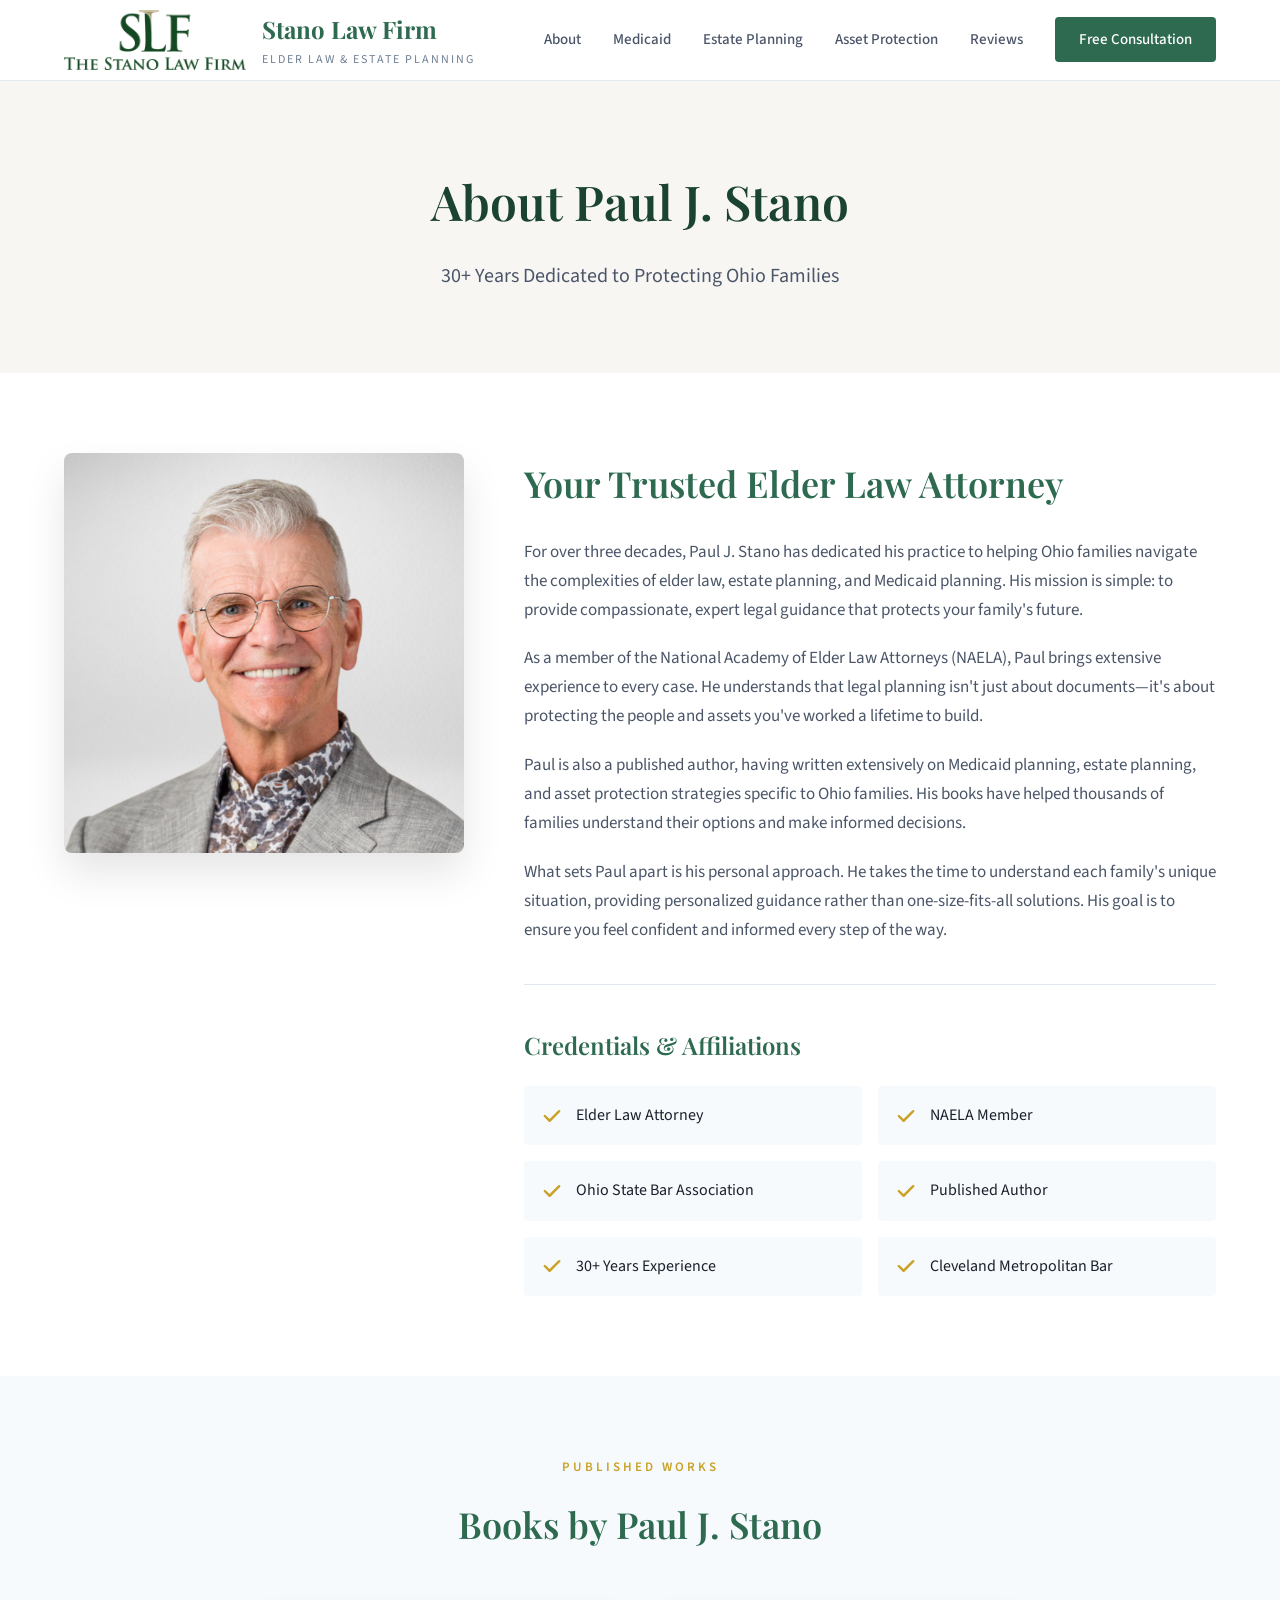
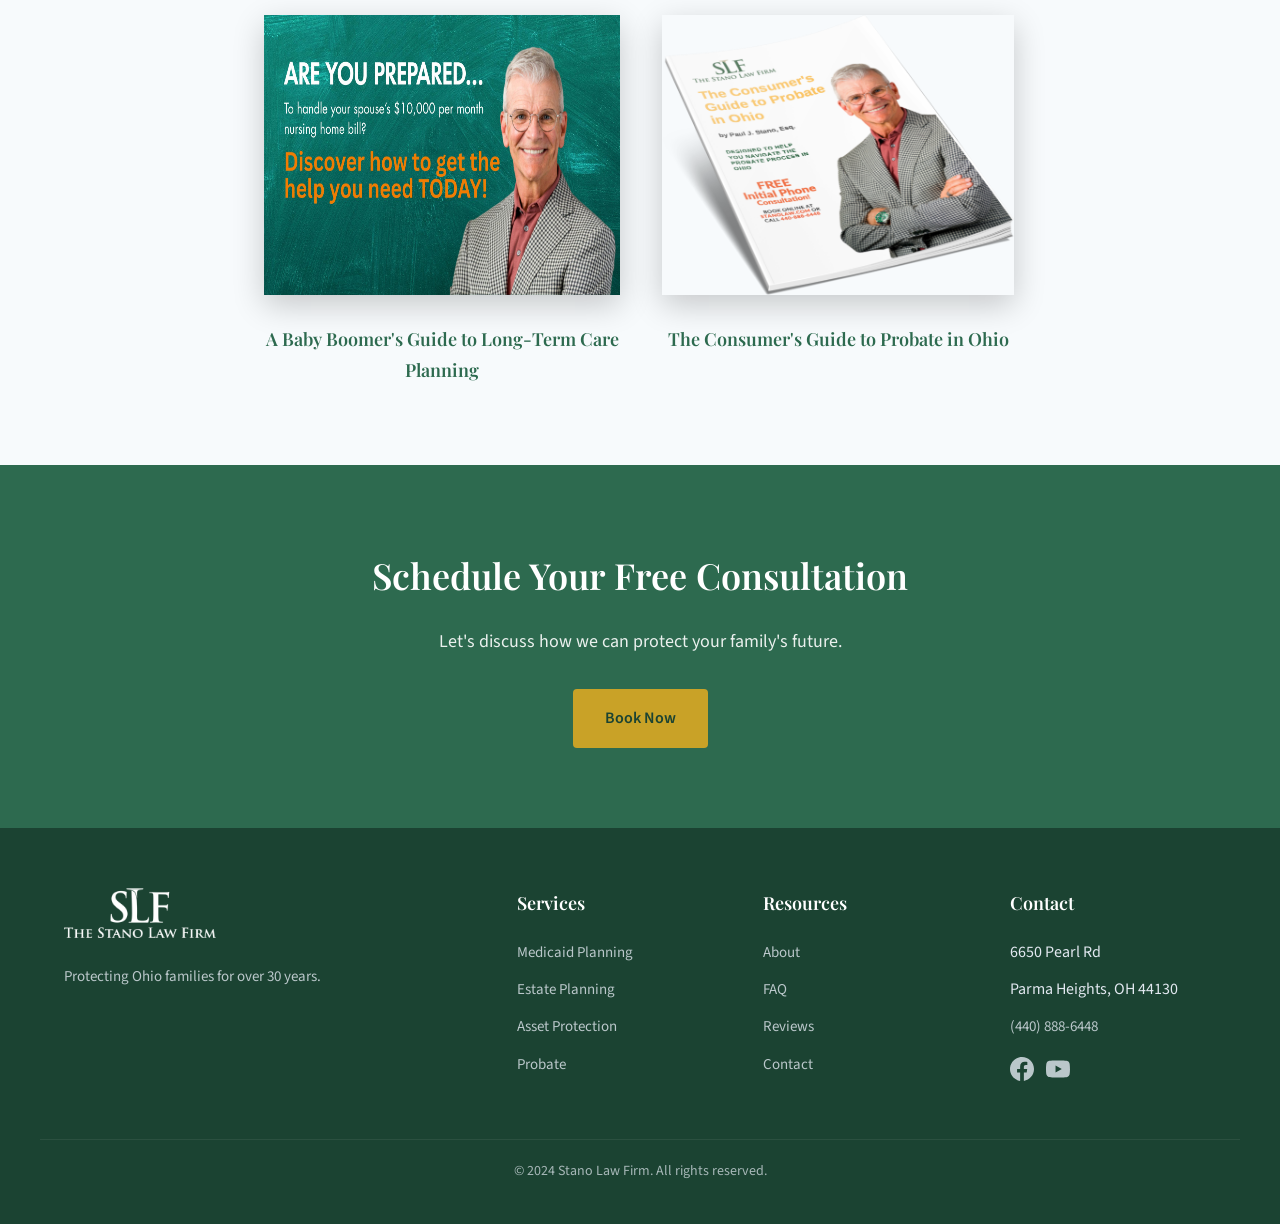
<file: about.html>
<!DOCTYPE html>
<html lang="en">
<head>
    <meta charset="UTF-8">
    <meta name="viewport" content="width=device-width, initial-scale=1.0">
    <title>About Paul J. Stano | Elder Law Attorney | Stano Law Firm</title>
    <link rel="preconnect" href="https://fonts.googleapis.com">
    <link rel="preconnect" href="https://fonts.gstatic.com" crossorigin>
    <link href="https://fonts.googleapis.com/css2?family=Playfair+Display:wght@400;600;700&family=Source+Sans+3:wght@300;400;500;600&display=swap" rel="stylesheet">
    <style>
        :root {
            --green: #2d6a4f;
            --green-dark: #1b4332;
            --green-light: #40916c;
            --silver: #e2e8f0;
            --white: #ffffff;
            --cream: #f7fafc;
            --gold-accent: #c9a227;
            --text-dark: #1a202c;
            --text-medium: #4a5568;
            --text-light: #718096;
        }

        html, body { overflow-x: hidden; max-width: 100vw; } * { margin: 0; padding: 0; box-sizing: border-box; } img { max-width: 100%; height: auto; }

        body {
            font-family: 'Source Sans 3', sans-serif;
            line-height: 1.7;
            color: var(--text-dark);
        }

        h1, h2, h3, h4 {
            font-family: 'Playfair Display', serif;
            font-weight: 600;
        }

        a { text-decoration: none; color: inherit; }

        header {
            background: var(--white);
            border-bottom: 1px solid var(--silver);
            position: sticky;
            top: 0;
            z-index: 100;
        }

        .header-inner {
            max-width: 1200px;
            margin: 0 auto;
            padding: 0 24px;
            display: flex;
            justify-content: space-between;
            align-items: center;
            height: 80px;
        }

        .logo {
            display: flex;
            align-items: center;
            gap: 16px;
        }

        .logo img { height: 60px; }

        .logo-text { display: flex; flex-direction: column; }

        .logo-name {
            font-family: 'Playfair Display', serif;
            font-size: 24px;
            font-weight: 700;
            color: var(--green);
        }

        .logo-tagline {
            font-size: 12px;
            color: var(--text-light);
            text-transform: uppercase;
            letter-spacing: 2px;
        }

        nav ul {
            display: flex;
            list-style: none;
            gap: 32px;
        }

        nav a {
            font-size: 15px;
            font-weight: 500;
            color: var(--text-medium);
        }

        nav a:hover { color: var(--green); }

        .nav-cta {
            background: var(--green);
            color: var(--white) !important;
            padding: 12px 24px;
            border-radius: 4px;
        }

        .mobile-toggle {
            display: none;
            flex-direction: column;
            gap: 5px;
            cursor: pointer;
            padding: 10px;
        }

        .mobile-toggle span {
            width: 24px;
            height: 2px;
            background: var(--green);
        }

        /* Page Header */
        .page-header {
            background: #f8f6f3;
            color: var(--text-dark);
            padding: 80px 0;
            text-align: center;
        }

        .page-header h1 {
            font-size: 48px;
            margin-bottom: 16px;
            color: var(--green-dark);
        }

        .page-header p {
            font-size: 20px;
            color: var(--text-medium);
        }

        /* About Content */
        .about-section {
            padding: 80px 0;
        }

        .about-inner {
            max-width: 1200px;
            margin: 0 auto;
            padding: 0 24px;
            display: grid;
            grid-template-columns: 400px 1fr;
            gap: 60px;
            align-items: start;
        }

        .about-image img {
            width: 100%;
            border-radius: 8px;
            box-shadow: 0 20px 40px rgba(0,0,0,0.1);
        }

        .about-content h2 {
            font-size: 36px;
            color: var(--green);
            margin-bottom: 24px;
        }

        .about-content p {
            color: var(--text-medium);
            margin-bottom: 20px;
            font-size: 17px;
        }

        .credentials {
            margin-top: 40px;
            padding-top: 40px;
            border-top: 1px solid var(--silver);
        }

        .credentials h3 {
            font-size: 24px;
            color: var(--green);
            margin-bottom: 20px;
        }

        .credentials-grid {
            display: grid;
            grid-template-columns: repeat(2, 1fr);
            gap: 16px;
        }

        .credential-item {
            display: flex;
            align-items: center;
            gap: 12px;
            padding: 16px;
            background: var(--cream);
            border-radius: 4px;
        }

        .credential-item svg {
            width: 24px;
            height: 24px;
            color: var(--gold-accent);
        }

        /* Books Section */
        .books-section {
            background: var(--cream);
            padding: 80px 0;
        }

        .section-header {
            text-align: center;
            max-width: 600px;
            margin: 0 auto 60px;
        }

        .section-label {
            font-size: 13px;
            text-transform: uppercase;
            letter-spacing: 3px;
            color: var(--gold-accent);
            margin-bottom: 16px;
            font-weight: 600;
        }

        .section-header h2 {
            font-size: 36px;
            color: var(--green);
        }

        .books-grid {
            max-width: 800px;
            margin: 0 auto;
            padding: 0 24px;
            display: grid;
            grid-template-columns: repeat(2, 1fr);
            gap: 40px;
        }

        .book-card {
            text-align: center;
        }

        .book-card img {
            height: 280px;
            box-shadow: 0 10px 30px rgba(0,0,0,0.2);
            margin-bottom: 20px;
        }

        .book-card h3 {
            font-size: 18px;
            color: var(--green);
        }

        /* CTA */
        .cta {
            padding: 80px 0;
            background: var(--green);
            text-align: center;
            color: var(--white);
        }

        .cta h2 {
            font-size: 36px;
            margin-bottom: 20px;
        }

        .cta p {
            font-size: 18px;
            opacity: 0.9;
            margin-bottom: 32px;
        }

        .btn {
            display: inline-block;
            padding: 16px 32px;
            border-radius: 4px;
            font-weight: 600;
            font-size: 16px;
        }

        .btn-primary {
            background: var(--gold-accent);
            color: var(--green-dark);
        }

        /* Footer */
        footer {
            background: var(--green-dark);
            color: var(--silver);
            padding: 60px 0 40px;
        }

        .footer-inner {
            max-width: 1200px;
            margin: 0 auto;
            padding: 0 24px;
            display: grid;
            grid-template-columns: 2fr 1fr 1fr 1fr;
            gap: 40px;
        }

        .footer-title {
            font-family: 'Playfair Display', serif;
            font-size: 18px;
            color: var(--white);
            margin-bottom: 20px;
        }

        footer ul { list-style: none; }
        footer li { margin-bottom: 10px; }
        footer a { opacity: 0.8; font-size: 15px; }
        footer a:hover { color: var(--gold-accent); }

        .footer-bottom {
            max-width: 1200px;
            margin: 40px auto 0;
            padding: 20px 24px 0;
            border-top: 1px solid rgba(255,255,255,0.1);
            text-align: center;
            font-size: 14px;
            opacity: 0.7;
        }

        @media (max-width: 768px) {
            .logo-text {
                display: none;
            }

            .logo img {
                height: 50px;
            }

            .mobile-toggle { display: flex; }
            nav {
                position: absolute;
                top: 80px;
                left: 0;
                right: 0;
                background: var(--white);
                padding: 24px;
                display: none;
            }
            nav.active { display: block; }
            nav ul { flex-direction: column; gap: 16px; }
            .about-inner { grid-template-columns: 1fr; }
            .credentials-grid { grid-template-columns: 1fr; }
            .books-grid { grid-template-columns: 1fr; }
            .footer-inner { grid-template-columns: 1fr; }
        }
    </style>
</head>
<body>
    <header>
        <div class="header-inner">
            <a href="index.html" class="logo">
                <img src="images/Stan-Law-Firm-Logo-Vector-Solid-Colors.png" alt="Stano Law Firm">
                <div class="logo-text">
                    <span class="logo-name">Stano Law Firm</span>
                    <span class="logo-tagline">Elder Law & Estate Planning</span>
                </div>
            </a>
            <div class="mobile-toggle" onclick="toggleNav()">
                <span></span><span></span><span></span>
            </div>
            <nav id="nav">
                <ul>
                    <li><a href="about.html">About</a></li>
                    <li><a href="medicaid-planning.html">Medicaid</a></li>
                    <li><a href="estate-planning.html">Estate Planning</a></li>
                    <li><a href="asset-protection.html">Asset Protection</a></li>
                    <li><a href="reviews.html">Reviews</a></li>
                    <li><a href="contact.html" class="nav-cta">Free Consultation</a></li>
                </ul>
            </nav>
        </div>
    </header>

    <section class="page-header">
        <h1>About Paul J. Stano</h1>
        <p>30+ Years Dedicated to Protecting Ohio Families</p>
    </section>

    <section class="about-section">
        <div class="about-inner">
            <div class="about-image">
                <img src="images/paul-stano-new.jpg" alt="Paul J. Stano, Elder Law Attorney">
            </div>
            <div class="about-content">
                <h2>Your Trusted Elder Law Attorney</h2>
                <p>For over three decades, Paul J. Stano has dedicated his practice to helping Ohio families navigate the complexities of elder law, estate planning, and Medicaid planning. His mission is simple: to provide compassionate, expert legal guidance that protects your family's future.</p>
                <p>As a member of the National Academy of Elder Law Attorneys (NAELA), Paul brings extensive experience to every case. He understands that legal planning isn't just about documents—it's about protecting the people and assets you've worked a lifetime to build.</p>
                <p>Paul is also a published author, having written extensively on Medicaid planning, estate planning, and asset protection strategies specific to Ohio families. His books have helped thousands of families understand their options and make informed decisions.</p>
                <p>What sets Paul apart is his personal approach. He takes the time to understand each family's unique situation, providing personalized guidance rather than one-size-fits-all solutions. His goal is to ensure you feel confident and informed every step of the way.</p>

                <div class="credentials">
                    <h3>Credentials & Affiliations</h3>
                    <div class="credentials-grid">
                        <div class="credential-item">
                            <svg fill="currentColor" viewBox="0 0 20 20"><path fill-rule="evenodd" d="M16.707 5.293a1 1 0 010 1.414l-8 8a1 1 0 01-1.414 0l-4-4a1 1 0 011.414-1.414L8 12.586l7.293-7.293a1 1 0 011.414 0z" clip-rule="evenodd"></path></svg>
                            <span>Elder Law Attorney</span>
                        </div>
                        <div class="credential-item">
                            <svg fill="currentColor" viewBox="0 0 20 20"><path fill-rule="evenodd" d="M16.707 5.293a1 1 0 010 1.414l-8 8a1 1 0 01-1.414 0l-4-4a1 1 0 011.414-1.414L8 12.586l7.293-7.293a1 1 0 011.414 0z" clip-rule="evenodd"></path></svg>
                            <span>NAELA Member</span>
                        </div>
                        <div class="credential-item">
                            <svg fill="currentColor" viewBox="0 0 20 20"><path fill-rule="evenodd" d="M16.707 5.293a1 1 0 010 1.414l-8 8a1 1 0 01-1.414 0l-4-4a1 1 0 011.414-1.414L8 12.586l7.293-7.293a1 1 0 011.414 0z" clip-rule="evenodd"></path></svg>
                            <span>Ohio State Bar Association</span>
                        </div>
                        <div class="credential-item">
                            <svg fill="currentColor" viewBox="0 0 20 20"><path fill-rule="evenodd" d="M16.707 5.293a1 1 0 010 1.414l-8 8a1 1 0 01-1.414 0l-4-4a1 1 0 011.414-1.414L8 12.586l7.293-7.293a1 1 0 011.414 0z" clip-rule="evenodd"></path></svg>
                            <span>Published Author</span>
                        </div>
                        <div class="credential-item">
                            <svg fill="currentColor" viewBox="0 0 20 20"><path fill-rule="evenodd" d="M16.707 5.293a1 1 0 010 1.414l-8 8a1 1 0 01-1.414 0l-4-4a1 1 0 011.414-1.414L8 12.586l7.293-7.293a1 1 0 011.414 0z" clip-rule="evenodd"></path></svg>
                            <span>30+ Years Experience</span>
                        </div>
                        <div class="credential-item">
                            <svg fill="currentColor" viewBox="0 0 20 20"><path fill-rule="evenodd" d="M16.707 5.293a1 1 0 010 1.414l-8 8a1 1 0 01-1.414 0l-4-4a1 1 0 011.414-1.414L8 12.586l7.293-7.293a1 1 0 011.414 0z" clip-rule="evenodd"></path></svg>
                            <span>Cleveland Metropolitan Bar</span>
                        </div>
                    </div>
                </div>
            </div>
        </div>
    </section>

    <section class="books-section">
        <div class="section-header">
            <div class="section-label">Published Works</div>
            <h2>Books by Paul J. Stano</h2>
        </div>
        <div class="books-grid">
            <div class="book-card">
                <img src="images/Are-You-Prepared.jpg" alt="A Baby Boomer's Guide to Long-Term Care Planning">
                <h3>A Baby Boomer's Guide to Long-Term Care Planning</h3>
            </div>
            <div class="book-card">
                <img src="images/consumers_guide_probate-e1627954515291.png" alt="The Consumer's Guide to Probate in Ohio">
                <h3>The Consumer's Guide to Probate in Ohio</h3>
            </div>
        </div>
    </section>

    <section class="cta">
        <h2>Schedule Your Free Consultation</h2>
        <p>Let's discuss how we can protect your family's future.</p>
        <a href="https://calendly.com/stanolawfirm/15min" class="btn btn-primary">Book Now</a>
    </section>

    <footer>
        <div class="footer-inner">
            <div>
                <img src="images/Stan-Law-Firm-Logo-Vector-Solid-Colors.png" alt="Stano Law" style="height: 50px; filter: brightness(0) invert(1);">
                <p style="margin-top: 16px; font-size: 15px; opacity: 0.8;">Protecting Ohio families for over 30 years.</p>
            </div>
            <div>
                <h4 class="footer-title">Services</h4>
                <ul>
                    <li><a href="medicaid-planning.html">Medicaid Planning</a></li>
                    <li><a href="estate-planning.html">Estate Planning</a></li>
                    <li><a href="asset-protection.html">Asset Protection</a></li>
                    <li><a href="probate.html">Probate</a></li>
                </ul>
            </div>
            <div>
                <h4 class="footer-title">Resources</h4>
                <ul>
                    <li><a href="about.html">About</a></li>
                    <li><a href="faq.html">FAQ</a></li>
                    <li><a href="reviews.html">Reviews</a></li>
                    <li><a href="contact.html">Contact</a></li>
                </ul>
            </div>
            <div>
                <h4 class="footer-title">Contact</h4>
                <ul>
                    <li>6650 Pearl Rd</li>
                    <li>Parma Heights, OH 44130</li>
                    <li><a href="tel:440-888-6448">(440) 888-6448</a></li>
                    <li style="margin-top: 16px; display: flex; gap: 12px;">
                        <a href="https://www.facebook.com/Stano-Law-Parma-Heights-Ohio-Elder-Law-Attorneys-63622512698" target="_blank" title="Facebook" style="opacity: 0.8;">
                            <svg width="24" height="24" fill="currentColor" viewBox="0 0 24 24"><path d="M24 12.073c0-6.627-5.373-12-12-12s-12 5.373-12 12c0 5.99 4.388 10.954 10.125 11.854v-8.385H7.078v-3.47h3.047V9.43c0-3.007 1.792-4.669 4.533-4.669 1.312 0 2.686.235 2.686.235v2.953H15.83c-1.491 0-1.956.925-1.956 1.874v2.25h3.328l-.532 3.47h-2.796v8.385C19.612 23.027 24 18.062 24 12.073z"/></svg>
                        </a>
                        <a href="https://www.youtube.com/channel/UCRPuZVCGZeEtAcb_th6Hzxw" target="_blank" title="YouTube" style="opacity: 0.8;">
                            <svg width="24" height="24" fill="currentColor" viewBox="0 0 24 24"><path d="M23.498 6.186a3.016 3.016 0 0 0-2.122-2.136C19.505 3.545 12 3.545 12 3.545s-7.505 0-9.377.505A3.017 3.017 0 0 0 .502 6.186C0 8.07 0 12 0 12s0 3.93.502 5.814a3.016 3.016 0 0 0 2.122 2.136c1.871.505 9.376.505 9.376.505s7.505 0 9.377-.505a3.015 3.015 0 0 0 2.122-2.136C24 15.93 24 12 24 12s0-3.93-.502-5.814zM9.545 15.568V8.432L15.818 12l-6.273 3.568z"/></svg>
                        </a>
                    </li>
                </ul>
            </div>
        </div>
        <div class="footer-bottom">© 2024 Stano Law Firm. All rights reserved.</div>
    </footer>

    <script>function toggleNav() { document.getElementById('nav').classList.toggle('active'); }</script>
</body>
</html>
</file>
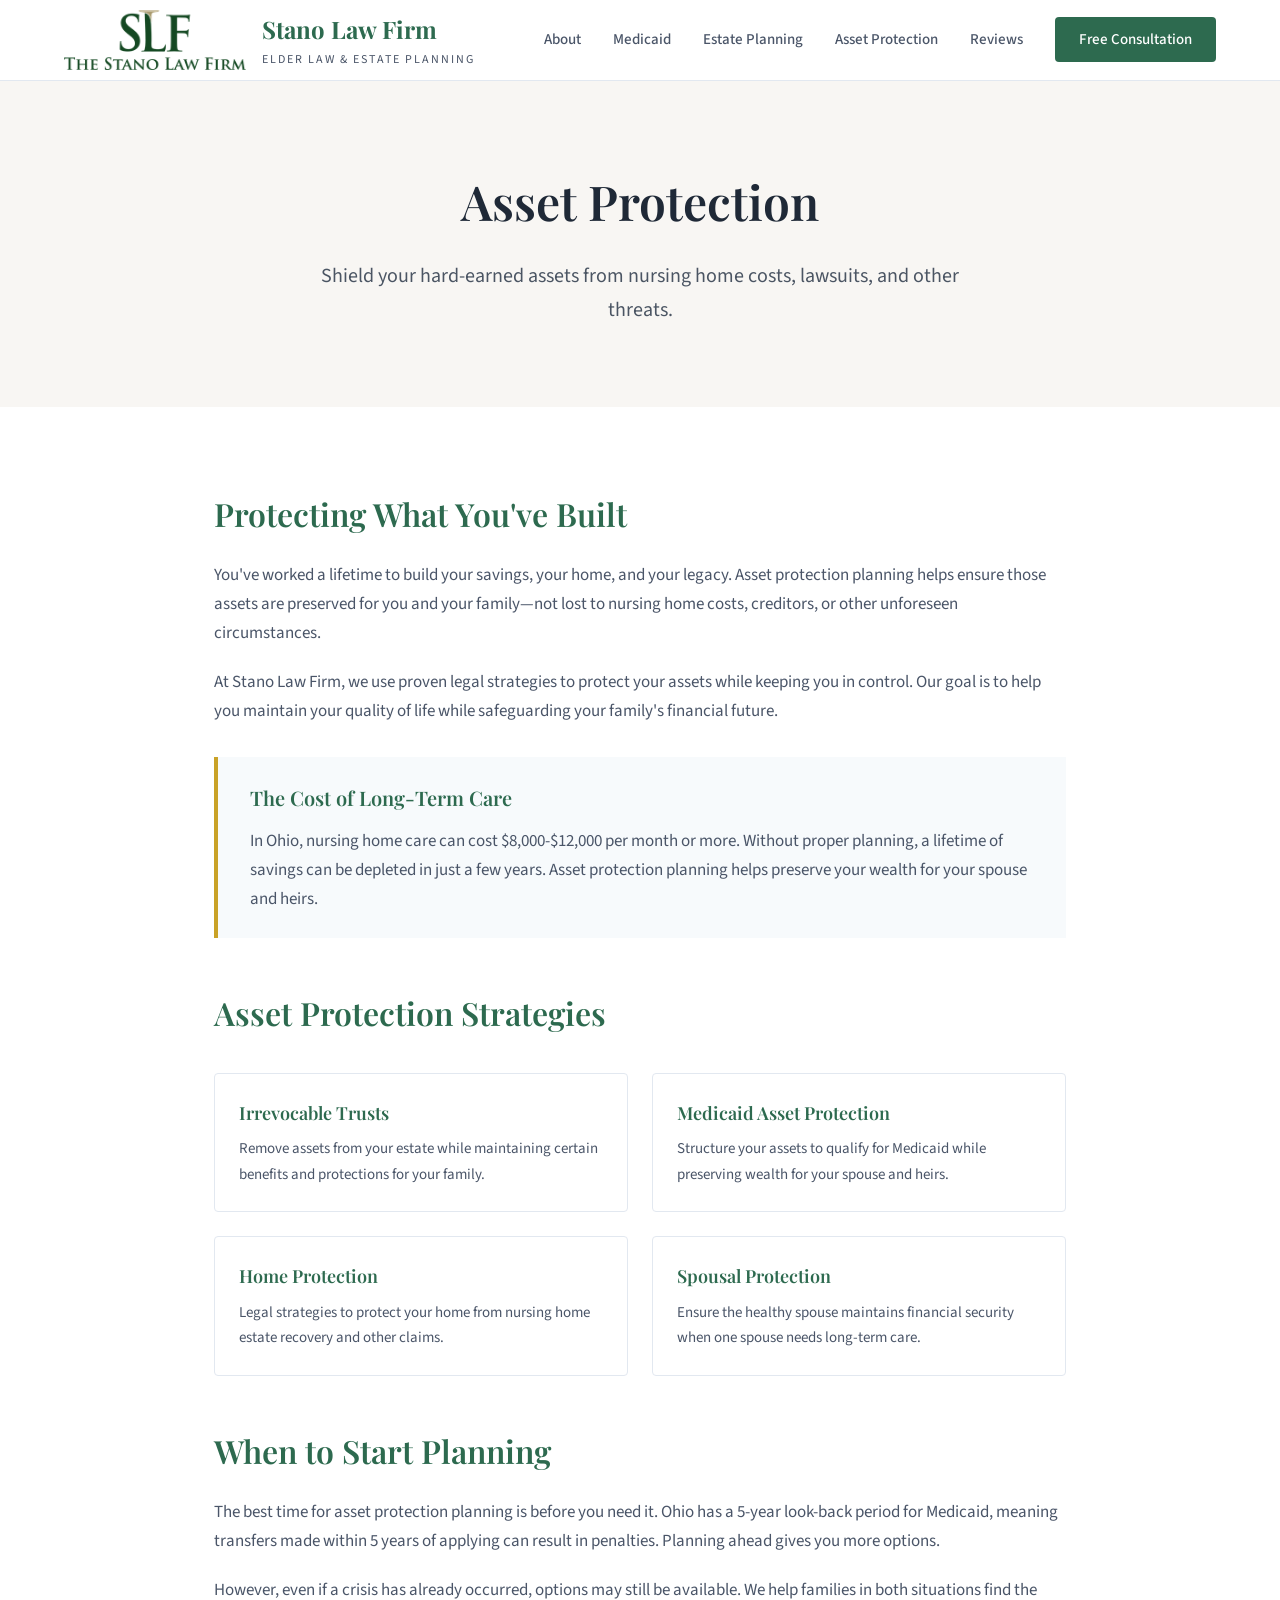
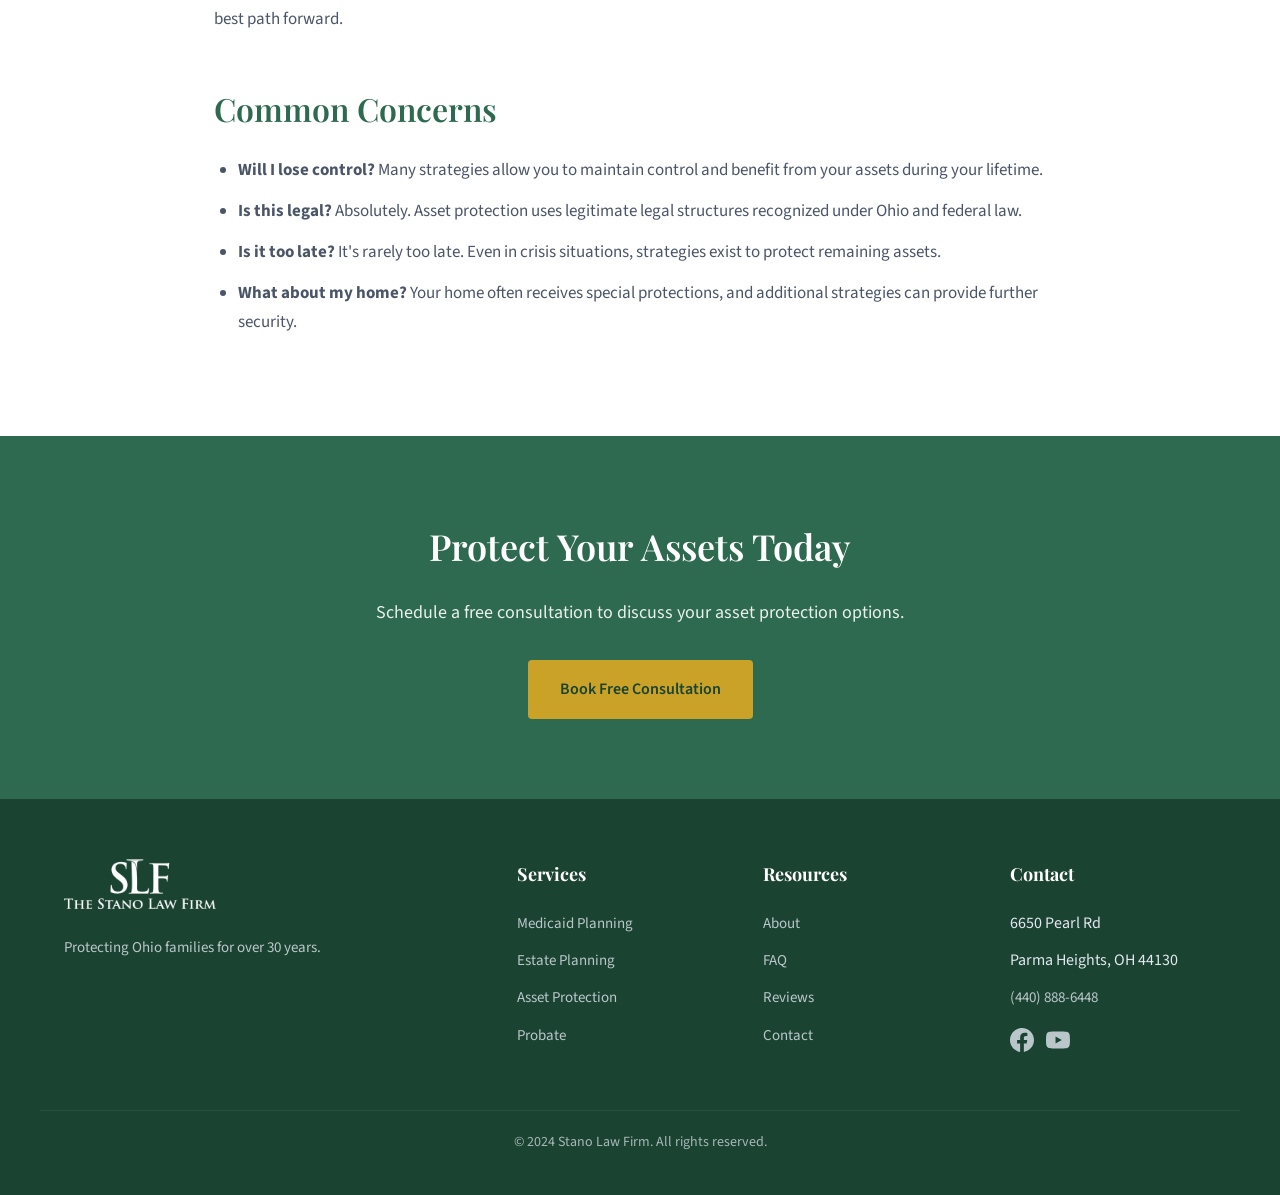
<file: asset-protection.html>
<!DOCTYPE html>
<html lang="en">
<head>
    <meta charset="UTF-8">
    <meta name="viewport" content="width=device-width, initial-scale=1.0">
    <title>Asset Protection | Stano Law Firm | Parma Heights, OH</title>
    <link rel="preconnect" href="https://fonts.googleapis.com">
    <link rel="preconnect" href="https://fonts.gstatic.com" crossorigin>
    <link href="https://fonts.googleapis.com/css2?family=Playfair+Display:wght@400;600;700&family=Source+Sans+3:wght@300;400;500;600&display=swap" rel="stylesheet">
    <style>
        :root {
            --green: #2d6a4f;
            --green-dark: #1b4332;
            --green-light: #40916c;
            --silver: #e2e8f0;
            --white: #ffffff;
            --cream: #f7fafc;
            --gold-accent: #c9a227;
            --text-dark: #1a202c;
            --text-medium: #4a5568;
        }

        html, body { overflow-x: hidden; max-width: 100vw; } * { margin: 0; padding: 0; box-sizing: border-box; } img { max-width: 100%; height: auto; }
        body { font-family: 'Source Sans 3', sans-serif; line-height: 1.7; color: var(--text-dark); }
        h1, h2, h3 { font-family: 'Playfair Display', serif; font-weight: 600; }
        a { text-decoration: none; color: inherit; }

        header { background: var(--white); border-bottom: 1px solid var(--silver); position: sticky; top: 0; z-index: 100; }
        .header-inner { max-width: 1200px; margin: 0 auto; padding: 0 24px; display: flex; justify-content: space-between; align-items: center; height: 80px; }
        .logo { display: flex; align-items: center; gap: 16px; }
        .logo img { height: 60px; }
        .logo-text { display: flex; flex-direction: column; }
        .logo-name { font-family: 'Playfair Display', serif; font-size: 24px; font-weight: 700; color: var(--green); }
        .logo-tagline { font-size: 12px; color: var(--text-medium); text-transform: uppercase; letter-spacing: 2px; }
        nav ul { display: flex; list-style: none; gap: 32px; }
        nav a { font-size: 15px; font-weight: 500; color: var(--text-medium); }
        .nav-cta { background: var(--green); color: var(--white) !important; padding: 12px 24px; border-radius: 4px; }
        .mobile-toggle { display: none; flex-direction: column; gap: 5px; cursor: pointer; padding: 10px; }
        .mobile-toggle span { width: 24px; height: 2px; background: var(--green); }

        .page-header { background: #f8f6f3; color: #1f2937; padding: 80px 0; text-align: center; }
        .page-header h1 { font-size: 48px; margin-bottom: 16px; color: #1f2937; }
        .page-header p { font-size: 20px; color: #4b5563; max-width: 700px; margin: 0 auto; }

        .content-section { padding: 80px 0; }
        .content-inner { max-width: 900px; margin: 0 auto; padding: 0 24px; }
        .content-inner h2 { font-size: 32px; color: var(--green); margin: 48px 0 20px; }
        .content-inner h2:first-child { margin-top: 0; }
        .content-inner p { color: var(--text-medium); margin-bottom: 20px; font-size: 17px; }
        .content-inner ul { margin: 20px 0 20px 24px; color: var(--text-medium); }
        .content-inner li { margin-bottom: 12px; font-size: 17px; }

        .highlight-box { background: var(--cream); border-left: 4px solid var(--gold-accent); padding: 24px 32px; margin: 32px 0; }
        .highlight-box h3 { font-size: 20px; color: var(--green); margin-bottom: 12px; }
        .highlight-box p { margin: 0; }

        .services-grid { display: grid; grid-template-columns: repeat(2, 1fr); gap: 24px; margin: 32px 0; }
        .service-item { background: var(--white); border: 1px solid var(--silver); padding: 24px; border-radius: 4px; }
        .service-item h3 { font-size: 18px; color: var(--green); margin-bottom: 8px; }
        .service-item p { margin: 0; font-size: 15px; }

        .cta { padding: 80px 0; background: var(--green); text-align: center; color: var(--white); }
        .cta h2 { font-size: 36px; margin-bottom: 20px; }
        .cta p { font-size: 18px; opacity: 0.9; margin-bottom: 32px; }
        .btn { display: inline-block; padding: 16px 32px; border-radius: 4px; font-weight: 600; font-size: 16px; }
        .btn-primary { background: var(--gold-accent); color: var(--green-dark); }

        footer { background: var(--green-dark); color: var(--silver); padding: 60px 0 40px; }
        .footer-inner { max-width: 1200px; margin: 0 auto; padding: 0 24px; display: grid; grid-template-columns: 2fr 1fr 1fr 1fr; gap: 40px; }
        .footer-title { font-family: 'Playfair Display', serif; font-size: 18px; color: var(--white); margin-bottom: 20px; }
        footer ul { list-style: none; }
        footer li { margin-bottom: 10px; }
        footer a { opacity: 0.8; font-size: 15px; }
        .footer-bottom { max-width: 1200px; margin: 40px auto 0; padding: 20px 24px 0; border-top: 1px solid rgba(255,255,255,0.1); text-align: center; font-size: 14px; opacity: 0.7; }

        @media (max-width: 768px) {
            .logo-text {
                display: none;
            }

            .logo img {
                height: 50px;
            }

            .mobile-toggle { display: flex; }
            nav { position: absolute; top: 80px; left: 0; right: 0; background: var(--white); padding: 24px; display: none; }
            nav.active { display: block; }
            nav ul { flex-direction: column; gap: 16px; }
            .services-grid { grid-template-columns: 1fr; }
            .footer-inner { grid-template-columns: 1fr; }
        }
    </style>
</head>
<body>
    <header>
        <div class="header-inner">
            <a href="index.html" class="logo">
                <img src="images/Stan-Law-Firm-Logo-Vector-Solid-Colors.png" alt="Stano Law Firm">
                <div class="logo-text">
                    <span class="logo-name">Stano Law Firm</span>
                    <span class="logo-tagline">Elder Law & Estate Planning</span>
                </div>
            </a>
            <div class="mobile-toggle" onclick="toggleNav()"><span></span><span></span><span></span></div>
            <nav id="nav">
                <ul>
                    <li><a href="about.html">About</a></li>
                    <li><a href="medicaid-planning.html">Medicaid</a></li>
                    <li><a href="estate-planning.html">Estate Planning</a></li>
                    <li><a href="asset-protection.html">Asset Protection</a></li>
                    <li><a href="reviews.html">Reviews</a></li>
                    <li><a href="contact.html" class="nav-cta">Free Consultation</a></li>
                </ul>
            </nav>
        </div>
    </header>

    <section class="page-header">
        <h1>Asset Protection</h1>
        <p>Shield your hard-earned assets from nursing home costs, lawsuits, and other threats.</p>
    </section>

    <section class="content-section">
        <div class="content-inner">
            <h2>Protecting What You've Built</h2>
            <p>You've worked a lifetime to build your savings, your home, and your legacy. Asset protection planning helps ensure those assets are preserved for you and your family—not lost to nursing home costs, creditors, or other unforeseen circumstances.</p>
            <p>At Stano Law Firm, we use proven legal strategies to protect your assets while keeping you in control. Our goal is to help you maintain your quality of life while safeguarding your family's financial future.</p>

            <div class="highlight-box">
                <h3>The Cost of Long-Term Care</h3>
                <p>In Ohio, nursing home care can cost $8,000-$12,000 per month or more. Without proper planning, a lifetime of savings can be depleted in just a few years. Asset protection planning helps preserve your wealth for your spouse and heirs.</p>
            </div>

            <h2>Asset Protection Strategies</h2>
            <div class="services-grid">
                <div class="service-item">
                    <h3>Irrevocable Trusts</h3>
                    <p>Remove assets from your estate while maintaining certain benefits and protections for your family.</p>
                </div>
                <div class="service-item">
                    <h3>Medicaid Asset Protection</h3>
                    <p>Structure your assets to qualify for Medicaid while preserving wealth for your spouse and heirs.</p>
                </div>
                <div class="service-item">
                    <h3>Home Protection</h3>
                    <p>Legal strategies to protect your home from nursing home estate recovery and other claims.</p>
                </div>
                <div class="service-item">
                    <h3>Spousal Protection</h3>
                    <p>Ensure the healthy spouse maintains financial security when one spouse needs long-term care.</p>
                </div>
            </div>

            <h2>When to Start Planning</h2>
            <p>The best time for asset protection planning is before you need it. Ohio has a 5-year look-back period for Medicaid, meaning transfers made within 5 years of applying can result in penalties. Planning ahead gives you more options.</p>
            <p>However, even if a crisis has already occurred, options may still be available. We help families in both situations find the best path forward.</p>

            <h2>Common Concerns</h2>
            <ul>
                <li><strong>Will I lose control?</strong> Many strategies allow you to maintain control and benefit from your assets during your lifetime.</li>
                <li><strong>Is this legal?</strong> Absolutely. Asset protection uses legitimate legal structures recognized under Ohio and federal law.</li>
                <li><strong>Is it too late?</strong> It's rarely too late. Even in crisis situations, strategies exist to protect remaining assets.</li>
                <li><strong>What about my home?</strong> Your home often receives special protections, and additional strategies can provide further security.</li>
            </ul>
        </div>
    </section>

    <section class="cta">
        <h2>Protect Your Assets Today</h2>
        <p>Schedule a free consultation to discuss your asset protection options.</p>
        <a href="https://calendly.com/stanolawfirm/15min" class="btn btn-primary">Book Free Consultation</a>
    </section>

    <footer>
        <div class="footer-inner">
            <div>
                <img src="images/Stan-Law-Firm-Logo-Vector-Solid-Colors.png" alt="Stano Law" style="height: 50px; filter: brightness(0) invert(1);">
                <p style="margin-top: 16px; font-size: 15px; opacity: 0.8;">Protecting Ohio families for over 30 years.</p>
            </div>
            <div>
                <h4 class="footer-title">Services</h4>
                <ul>
                    <li><a href="medicaid-planning.html">Medicaid Planning</a></li>
                    <li><a href="estate-planning.html">Estate Planning</a></li>
                    <li><a href="asset-protection.html">Asset Protection</a></li>
                    <li><a href="probate.html">Probate</a></li>
                </ul>
            </div>
            <div>
                <h4 class="footer-title">Resources</h4>
                <ul>
                    <li><a href="about.html">About</a></li>
                    <li><a href="faq.html">FAQ</a></li>
                    <li><a href="reviews.html">Reviews</a></li>
                    <li><a href="contact.html">Contact</a></li>
                </ul>
            </div>
            <div>
                <h4 class="footer-title">Contact</h4>
                <ul>
                    <li>6650 Pearl Rd</li>
                    <li>Parma Heights, OH 44130</li>
                    <li><a href="tel:440-888-6448">(440) 888-6448</a></li>
                    <li style="margin-top: 16px; display: flex; gap: 12px;">
                        <a href="https://www.facebook.com/Stano-Law-Parma-Heights-Ohio-Elder-Law-Attorneys-63622512698" target="_blank" title="Facebook" style="opacity: 0.8;">
                            <svg width="24" height="24" fill="currentColor" viewBox="0 0 24 24"><path d="M24 12.073c0-6.627-5.373-12-12-12s-12 5.373-12 12c0 5.99 4.388 10.954 10.125 11.854v-8.385H7.078v-3.47h3.047V9.43c0-3.007 1.792-4.669 4.533-4.669 1.312 0 2.686.235 2.686.235v2.953H15.83c-1.491 0-1.956.925-1.956 1.874v2.25h3.328l-.532 3.47h-2.796v8.385C19.612 23.027 24 18.062 24 12.073z"/></svg>
                        </a>
                        <a href="https://www.youtube.com/channel/UCRPuZVCGZeEtAcb_th6Hzxw" target="_blank" title="YouTube" style="opacity: 0.8;">
                            <svg width="24" height="24" fill="currentColor" viewBox="0 0 24 24"><path d="M23.498 6.186a3.016 3.016 0 0 0-2.122-2.136C19.505 3.545 12 3.545 12 3.545s-7.505 0-9.377.505A3.017 3.017 0 0 0 .502 6.186C0 8.07 0 12 0 12s0 3.93.502 5.814a3.016 3.016 0 0 0 2.122 2.136c1.871.505 9.376.505 9.376.505s7.505 0 9.377-.505a3.015 3.015 0 0 0 2.122-2.136C24 15.93 24 12 24 12s0-3.93-.502-5.814zM9.545 15.568V8.432L15.818 12l-6.273 3.568z"/></svg>
                        </a>
                    </li>
                </ul>
            </div>
        </div>
        <div class="footer-bottom">© 2024 Stano Law Firm. All rights reserved.</div>
    </footer>

    <script>function toggleNav() { document.getElementById('nav').classList.toggle('active'); }</script>
</body>
</html>
</file>
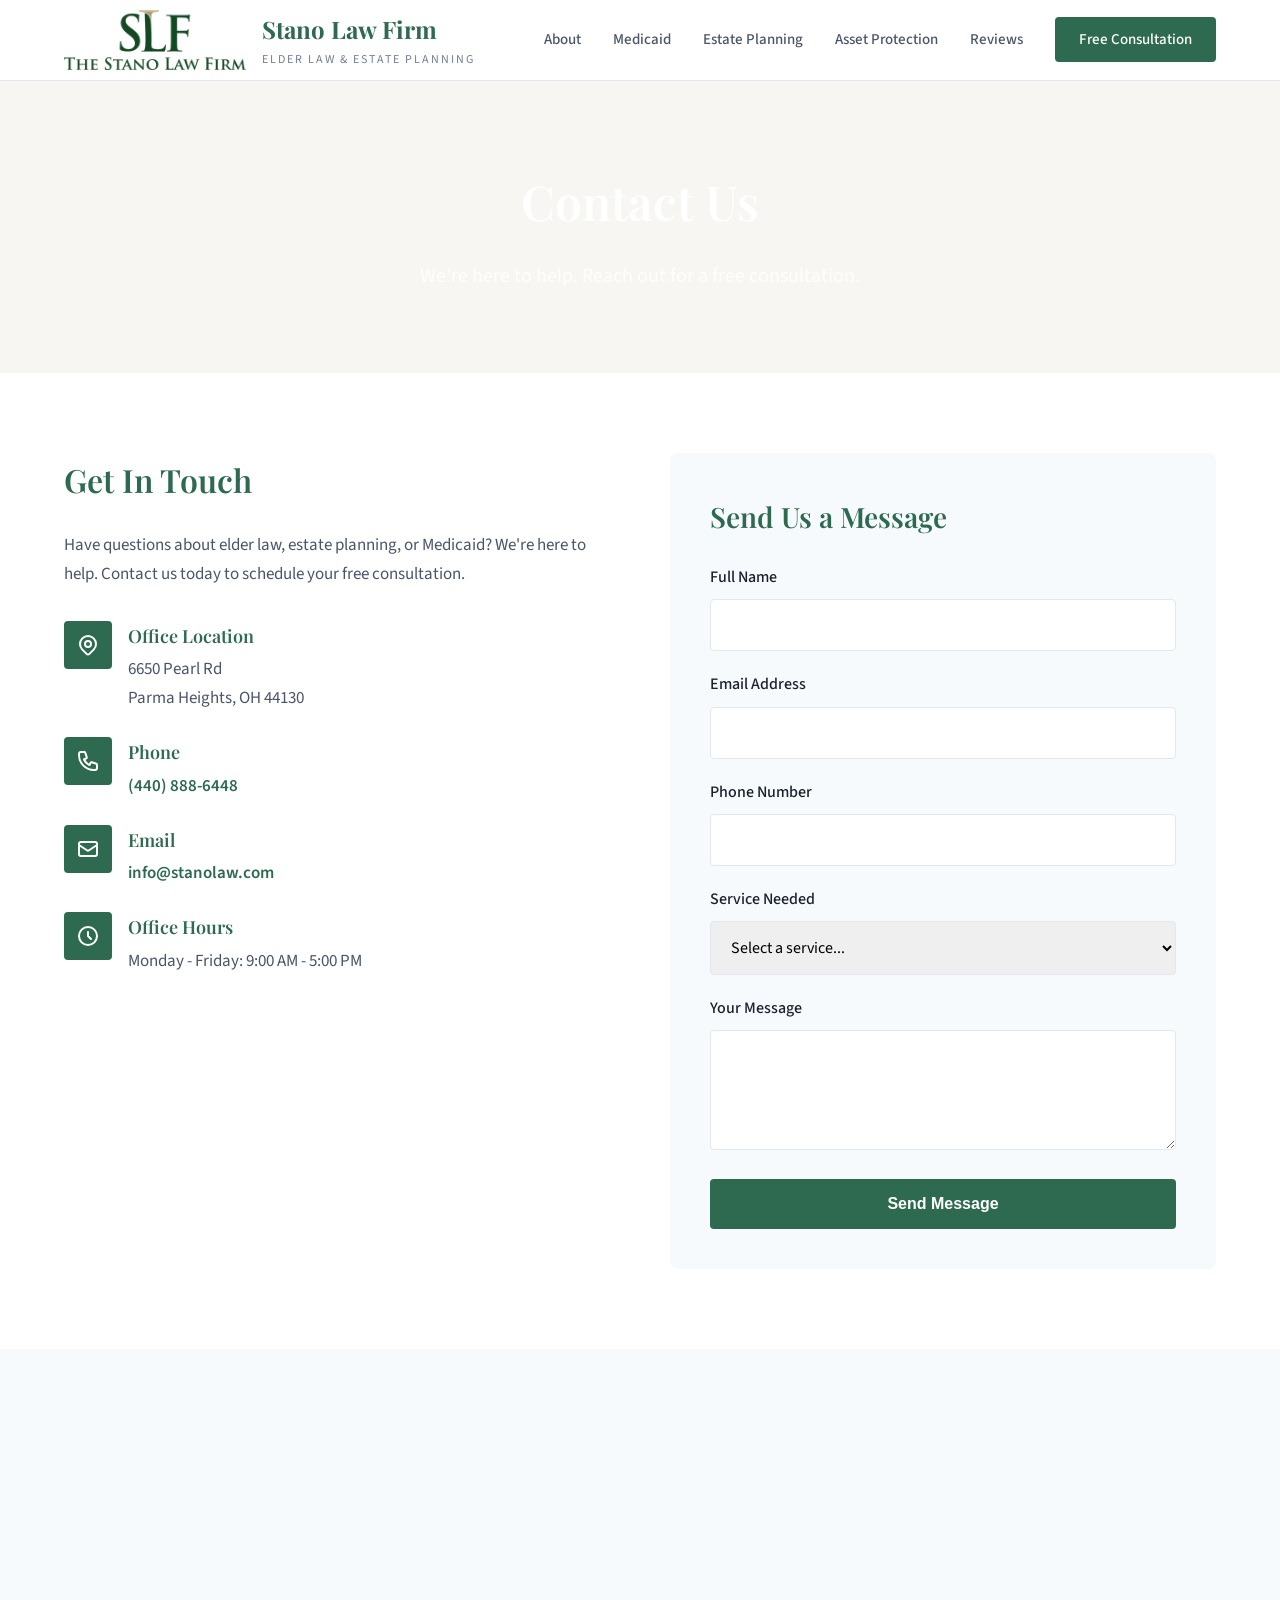
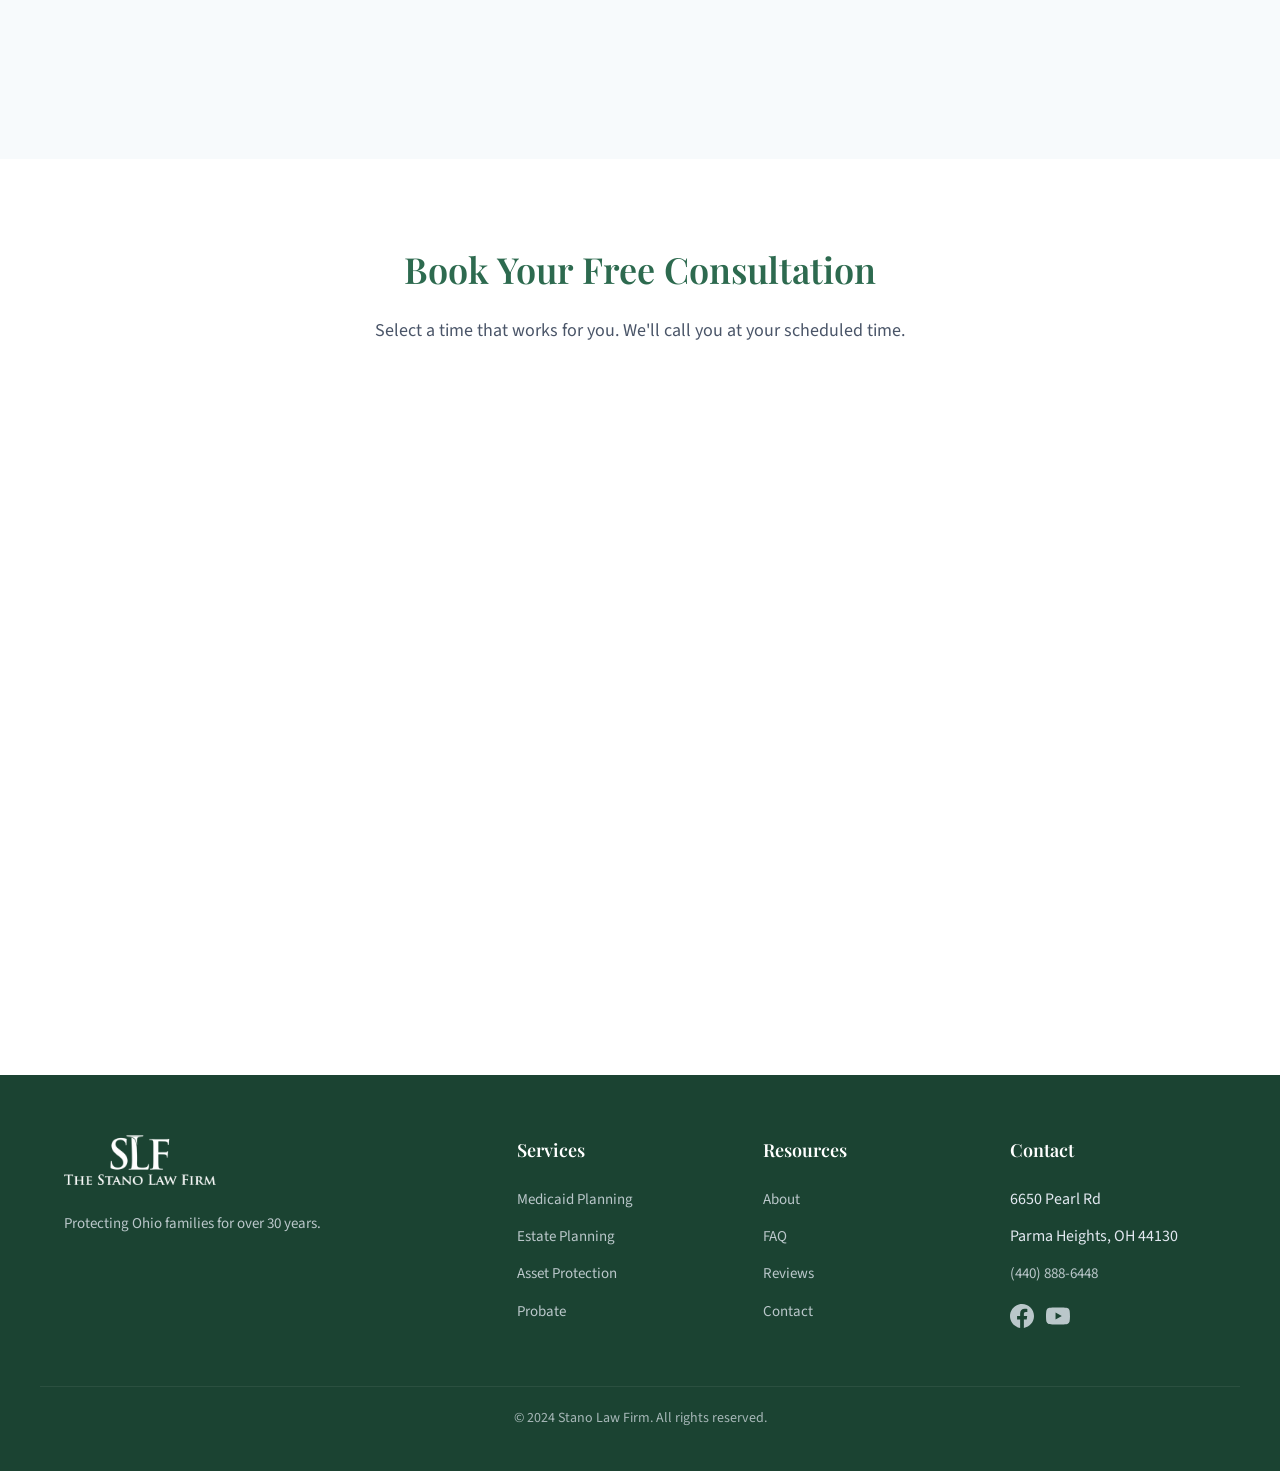
<file: contact.html>
<!DOCTYPE html>
<html lang="en">
<head>
    <meta charset="UTF-8">
    <meta name="viewport" content="width=device-width, initial-scale=1.0">
    <title>Contact Us | Stano Law Firm | Parma Heights, OH</title>
    <link rel="preconnect" href="https://fonts.googleapis.com">
    <link rel="preconnect" href="https://fonts.gstatic.com" crossorigin>
    <link href="https://fonts.googleapis.com/css2?family=Playfair+Display:wght@400;600;700&family=Source+Sans+3:wght@300;400;500;600&display=swap" rel="stylesheet">
    <style>
        :root {
            --green: #2d6a4f;
            --green-dark: #1b4332;
            --green-light: #40916c;
            --silver: #e2e8f0;
            --white: #ffffff;
            --cream: #f7fafc;
            --gold-accent: #c9a227;
            --text-dark: #1a202c;
            --text-medium: #4a5568;
            --text-light: #718096;
        }

        html, body { overflow-x: hidden; max-width: 100vw; } * { margin: 0; padding: 0; box-sizing: border-box; } img { max-width: 100%; height: auto; }

        body {
            font-family: 'Source Sans 3', sans-serif;
            line-height: 1.7;
            color: var(--text-dark);
        }

        h1, h2, h3, h4 {
            font-family: 'Playfair Display', serif;
            font-weight: 600;
        }

        a { text-decoration: none; color: inherit; }

        header {
            background: var(--white);
            border-bottom: 1px solid var(--silver);
            position: sticky;
            top: 0;
            z-index: 100;
        }

        .header-inner {
            max-width: 1200px;
            margin: 0 auto;
            padding: 0 24px;
            display: flex;
            justify-content: space-between;
            align-items: center;
            height: 80px;
        }

        .logo {
            display: flex;
            align-items: center;
            gap: 16px;
        }

        .logo img { height: 60px; }
        .logo-text { display: flex; flex-direction: column; }

        .logo-name {
            font-family: 'Playfair Display', serif;
            font-size: 24px;
            font-weight: 700;
            color: var(--green);
        }

        .logo-tagline {
            font-size: 12px;
            color: var(--text-light);
            text-transform: uppercase;
            letter-spacing: 2px;
        }

        nav ul {
            display: flex;
            list-style: none;
            gap: 32px;
        }

        nav a {
            font-size: 15px;
            font-weight: 500;
            color: var(--text-medium);
        }

        nav a:hover { color: var(--green); }

        .nav-cta {
            background: var(--green);
            color: var(--white) !important;
            padding: 12px 24px;
            border-radius: 4px;
        }

        .mobile-toggle {
            display: none;
            flex-direction: column;
            gap: 5px;
            cursor: pointer;
            padding: 10px;
        }

        .mobile-toggle span {
            width: 24px;
            height: 2px;
            background: var(--green);
        }

        /* Page Header */
        .page-header {
            background: #f8f6f3;
            color: var(--white);
            padding: 80px 0;
            text-align: center;
        }

        .page-header h1 {
            font-size: 48px;
            margin-bottom: 16px;
        }

        .page-header p {
            font-size: 20px;
            opacity: 0.9;
        }

        /* Contact Section */
        .contact-section {
            padding: 80px 0;
        }

        .contact-inner {
            max-width: 1200px;
            margin: 0 auto;
            padding: 0 24px;
            display: grid;
            grid-template-columns: 1fr 1fr;
            gap: 60px;
        }

        .contact-info h2 {
            font-size: 32px;
            color: var(--green);
            margin-bottom: 24px;
        }

        .contact-info p {
            color: var(--text-medium);
            margin-bottom: 32px;
            font-size: 17px;
        }

        .contact-item {
            display: flex;
            gap: 16px;
            margin-bottom: 24px;
        }

        .contact-icon {
            width: 48px;
            height: 48px;
            background: var(--green);
            border-radius: 4px;
            display: flex;
            align-items: center;
            justify-content: center;
            flex-shrink: 0;
        }

        .contact-icon svg {
            width: 24px;
            height: 24px;
            color: var(--white);
        }

        .contact-item h3 {
            font-size: 18px;
            color: var(--green);
            margin-bottom: 4px;
        }

        .contact-item p {
            margin: 0;
            color: var(--text-medium);
        }

        .contact-item a {
            color: var(--green);
            font-weight: 600;
        }

        .contact-form {
            background: var(--cream);
            padding: 40px;
            border-radius: 8px;
        }

        .contact-form h2 {
            font-size: 28px;
            color: var(--green);
            margin-bottom: 24px;
        }

        .form-group {
            margin-bottom: 20px;
        }

        .form-group label {
            display: block;
            margin-bottom: 8px;
            font-weight: 500;
            color: var(--text-dark);
        }

        .form-group input,
        .form-group select,
        .form-group textarea {
            width: 100%;
            padding: 14px 16px;
            border: 1px solid var(--silver);
            border-radius: 4px;
            font-size: 16px;
            font-family: inherit;
            transition: border-color 0.2s;
        }

        .form-group input:focus,
        .form-group select:focus,
        .form-group textarea:focus {
            outline: none;
            border-color: var(--green);
        }

        .form-group textarea {
            resize: vertical;
            min-height: 120px;
        }

        .btn {
            display: inline-block;
            padding: 16px 32px;
            border-radius: 4px;
            font-weight: 600;
            font-size: 16px;
            border: none;
            cursor: pointer;
            width: 100%;
        }

        .btn-primary {
            background: var(--green);
            color: var(--white);
        }

        .btn-primary:hover {
            background: var(--green-light);
        }

        /* Map */
        .map-section {
            background: var(--cream);
            padding: 0;
        }

        .map-section iframe {
            width: 100%;
            height: 400px;
            border: none;
        }

        /* Calendly */
        .calendly-section {
            padding: 80px 0;
            text-align: center;
        }

        .calendly-section h2 {
            font-size: 36px;
            color: var(--green);
            margin-bottom: 16px;
        }

        .calendly-section p {
            color: var(--text-medium);
            font-size: 18px;
            margin-bottom: 40px;
        }

        .calendly-embed {
            max-width: 800px;
            margin: 0 auto;
            padding: 0 24px;
        }

        /* Footer */
        footer {
            background: var(--green-dark);
            color: var(--silver);
            padding: 60px 0 40px;
        }

        .footer-inner {
            max-width: 1200px;
            margin: 0 auto;
            padding: 0 24px;
            display: grid;
            grid-template-columns: 2fr 1fr 1fr 1fr;
            gap: 40px;
        }

        .footer-title {
            font-family: 'Playfair Display', serif;
            font-size: 18px;
            color: var(--white);
            margin-bottom: 20px;
        }

        footer ul { list-style: none; }
        footer li { margin-bottom: 10px; }
        footer a { opacity: 0.8; font-size: 15px; }
        footer a:hover { color: var(--gold-accent); }

        .footer-bottom {
            max-width: 1200px;
            margin: 40px auto 0;
            padding: 20px 24px 0;
            border-top: 1px solid rgba(255,255,255,0.1);
            text-align: center;
            font-size: 14px;
            opacity: 0.7;
        }

        @media (max-width: 768px) {
            .logo-text {
                display: none;
            }

            .logo img {
                height: 50px;
            }

            .mobile-toggle { display: flex; }
            nav {
                position: absolute;
                top: 80px;
                left: 0;
                right: 0;
                background: var(--white);
                padding: 24px;
                display: none;
            }
            nav.active { display: block; }
            nav ul { flex-direction: column; gap: 16px; }
            .contact-inner { grid-template-columns: 1fr; }
            .footer-inner { grid-template-columns: 1fr; }
        }
    </style>
</head>
<body>
    <header>
        <div class="header-inner">
            <a href="index.html" class="logo">
                <img src="images/Stan-Law-Firm-Logo-Vector-Solid-Colors.png" alt="Stano Law Firm">
                <div class="logo-text">
                    <span class="logo-name">Stano Law Firm</span>
                    <span class="logo-tagline">Elder Law & Estate Planning</span>
                </div>
            </a>
            <div class="mobile-toggle" onclick="toggleNav()">
                <span></span><span></span><span></span>
            </div>
            <nav id="nav">
                <ul>
                    <li><a href="about.html">About</a></li>
                    <li><a href="medicaid-planning.html">Medicaid</a></li>
                    <li><a href="estate-planning.html">Estate Planning</a></li>
                    <li><a href="asset-protection.html">Asset Protection</a></li>
                    <li><a href="reviews.html">Reviews</a></li>
                    <li><a href="contact.html" class="nav-cta">Free Consultation</a></li>
                </ul>
            </nav>
        </div>
    </header>

    <section class="page-header">
        <h1>Contact Us</h1>
        <p>We're here to help. Reach out for a free consultation.</p>
    </section>

    <section class="contact-section">
        <div class="contact-inner">
            <div class="contact-info">
                <h2>Get In Touch</h2>
                <p>Have questions about elder law, estate planning, or Medicaid? We're here to help. Contact us today to schedule your free consultation.</p>

                <div class="contact-item">
                    <div class="contact-icon">
                        <svg fill="none" stroke="currentColor" viewBox="0 0 24 24"><path stroke-linecap="round" stroke-linejoin="round" stroke-width="2" d="M17.657 16.657L13.414 20.9a1.998 1.998 0 01-2.827 0l-4.244-4.243a8 8 0 1111.314 0z"></path><path stroke-linecap="round" stroke-linejoin="round" stroke-width="2" d="M15 11a3 3 0 11-6 0 3 3 0 016 0z"></path></svg>
                    </div>
                    <div>
                        <h3>Office Location</h3>
                        <p>6650 Pearl Rd<br>Parma Heights, OH 44130</p>
                    </div>
                </div>

                <div class="contact-item">
                    <div class="contact-icon">
                        <svg fill="none" stroke="currentColor" viewBox="0 0 24 24"><path stroke-linecap="round" stroke-linejoin="round" stroke-width="2" d="M3 5a2 2 0 012-2h3.28a1 1 0 01.948.684l1.498 4.493a1 1 0 01-.502 1.21l-2.257 1.13a11.042 11.042 0 005.516 5.516l1.13-2.257a1 1 0 011.21-.502l4.493 1.498a1 1 0 01.684.949V19a2 2 0 01-2 2h-1C9.716 21 3 14.284 3 6V5z"></path></svg>
                    </div>
                    <div>
                        <h3>Phone</h3>
                        <p><a href="tel:440-888-6448">(440) 888-6448</a></p>
                    </div>
                </div>

                <div class="contact-item">
                    <div class="contact-icon">
                        <svg fill="none" stroke="currentColor" viewBox="0 0 24 24"><path stroke-linecap="round" stroke-linejoin="round" stroke-width="2" d="M3 8l7.89 5.26a2 2 0 002.22 0L21 8M5 19h14a2 2 0 002-2V7a2 2 0 00-2-2H5a2 2 0 00-2 2v10a2 2 0 002 2z"></path></svg>
                    </div>
                    <div>
                        <h3>Email</h3>
                        <p><a href="mailto:info@stanolaw.com">info@stanolaw.com</a></p>
                    </div>
                </div>

                <div class="contact-item">
                    <div class="contact-icon">
                        <svg fill="none" stroke="currentColor" viewBox="0 0 24 24"><path stroke-linecap="round" stroke-linejoin="round" stroke-width="2" d="M12 8v4l3 3m6-3a9 9 0 11-18 0 9 9 0 0118 0z"></path></svg>
                    </div>
                    <div>
                        <h3>Office Hours</h3>
                        <p>Monday - Friday: 9:00 AM - 5:00 PM</p>
                    </div>
                </div>
            </div>

            <div class="contact-form">
                <h2>Send Us a Message</h2>
                <form action="https://formspree.io/f/your-form-id" method="POST">
                    <div class="form-group">
                        <label for="name">Full Name</label>
                        <input type="text" id="name" name="name" required>
                    </div>
                    <div class="form-group">
                        <label for="email">Email Address</label>
                        <input type="email" id="email" name="email" required>
                    </div>
                    <div class="form-group">
                        <label for="phone">Phone Number</label>
                        <input type="tel" id="phone" name="phone">
                    </div>
                    <div class="form-group">
                        <label for="service">Service Needed</label>
                        <select id="service" name="service">
                            <option value="">Select a service...</option>
                            <option value="medicaid">Medicaid Planning</option>
                            <option value="trust">Irrevocable Trust Planning</option>
                            <option value="asset">Asset Protection</option>
                            <option value="estate">Estate Planning</option>
                            <option value="probate">Probate</option>
                            <option value="other">Other</option>
                        </select>
                    </div>
                    <div class="form-group">
                        <label for="message">Your Message</label>
                        <textarea id="message" name="message" required></textarea>
                    </div>
                    <button type="submit" class="btn btn-primary">Send Message</button>
                </form>
            </div>
        </div>
    </section>

    <section class="map-section">
        <iframe src="https://www.google.com/maps/embed?pb=!1m18!1m12!1m3!1d2989.1234567890!2d-81.7234567!3d41.3987654!2m3!1f0!2f0!3f0!3m2!1i1024!2i768!4f13.1!3m3!1m2!1s0x0%3A0x0!2s6650+Pearl+Rd%2C+Parma+Heights%2C+OH+44130!5e0!3m2!1sen!2sus!4v1234567890" allowfullscreen="" loading="lazy"></iframe>
    </section>

    <section class="calendly-section">
        <h2>Book Your Free Consultation</h2>
        <p>Select a time that works for you. We'll call you at your scheduled time.</p>
        <div class="calendly-embed">
            <iframe src="https://calendly.com/stanolawfirm/15min" width="100%" height="600" frameborder="0"></iframe>
        </div>
    </section>

    <footer>
        <div class="footer-inner">
            <div>
                <img src="images/Stan-Law-Firm-Logo-Vector-Solid-Colors.png" alt="Stano Law" style="height: 50px; filter: brightness(0) invert(1);">
                <p style="margin-top: 16px; font-size: 15px; opacity: 0.8;">Protecting Ohio families for over 30 years.</p>
            </div>
            <div>
                <h4 class="footer-title">Services</h4>
                <ul>
                    <li><a href="medicaid-planning.html">Medicaid Planning</a></li>
                    <li><a href="estate-planning.html">Estate Planning</a></li>
                    <li><a href="asset-protection.html">Asset Protection</a></li>
                    <li><a href="probate.html">Probate</a></li>
                </ul>
            </div>
            <div>
                <h4 class="footer-title">Resources</h4>
                <ul>
                    <li><a href="about.html">About</a></li>
                    <li><a href="faq.html">FAQ</a></li>
                    <li><a href="reviews.html">Reviews</a></li>
                    <li><a href="contact.html">Contact</a></li>
                </ul>
            </div>
            <div>
                <h4 class="footer-title">Contact</h4>
                <ul>
                    <li>6650 Pearl Rd</li>
                    <li>Parma Heights, OH 44130</li>
                    <li><a href="tel:440-888-6448">(440) 888-6448</a></li>
                    <li style="margin-top: 16px; display: flex; gap: 12px;">
                        <a href="https://www.facebook.com/Stano-Law-Parma-Heights-Ohio-Elder-Law-Attorneys-63622512698" target="_blank" title="Facebook" style="opacity: 0.8;">
                            <svg width="24" height="24" fill="currentColor" viewBox="0 0 24 24"><path d="M24 12.073c0-6.627-5.373-12-12-12s-12 5.373-12 12c0 5.99 4.388 10.954 10.125 11.854v-8.385H7.078v-3.47h3.047V9.43c0-3.007 1.792-4.669 4.533-4.669 1.312 0 2.686.235 2.686.235v2.953H15.83c-1.491 0-1.956.925-1.956 1.874v2.25h3.328l-.532 3.47h-2.796v8.385C19.612 23.027 24 18.062 24 12.073z"/></svg>
                        </a>
                        <a href="https://www.youtube.com/channel/UCRPuZVCGZeEtAcb_th6Hzxw" target="_blank" title="YouTube" style="opacity: 0.8;">
                            <svg width="24" height="24" fill="currentColor" viewBox="0 0 24 24"><path d="M23.498 6.186a3.016 3.016 0 0 0-2.122-2.136C19.505 3.545 12 3.545 12 3.545s-7.505 0-9.377.505A3.017 3.017 0 0 0 .502 6.186C0 8.07 0 12 0 12s0 3.93.502 5.814a3.016 3.016 0 0 0 2.122 2.136c1.871.505 9.376.505 9.376.505s7.505 0 9.377-.505a3.015 3.015 0 0 0 2.122-2.136C24 15.93 24 12 24 12s0-3.93-.502-5.814zM9.545 15.568V8.432L15.818 12l-6.273 3.568z"/></svg>
                        </a>
                    </li>
                </ul>
            </div>
        </div>
        <div class="footer-bottom">© 2024 Stano Law Firm. All rights reserved.</div>
    </footer>

    <script>function toggleNav() { document.getElementById('nav').classList.toggle('active'); }</script>
</body>
</html>
</file>
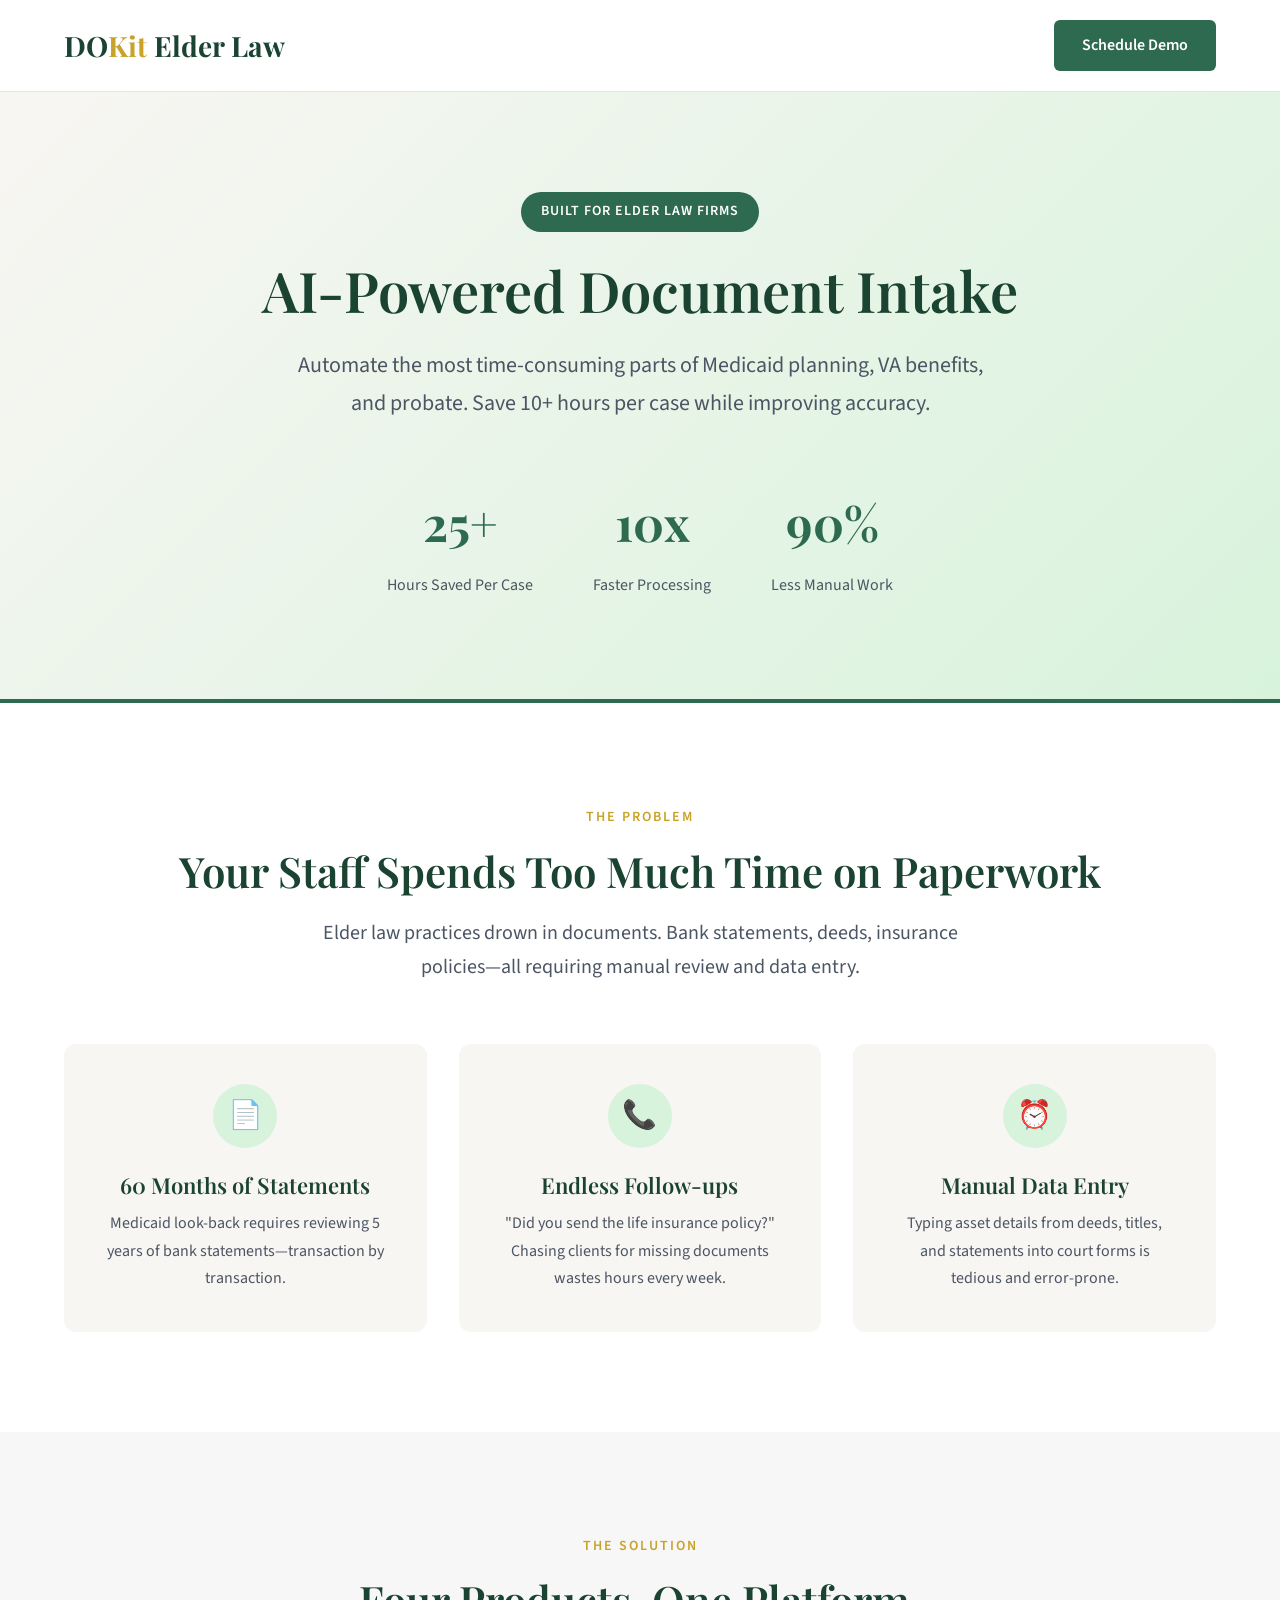
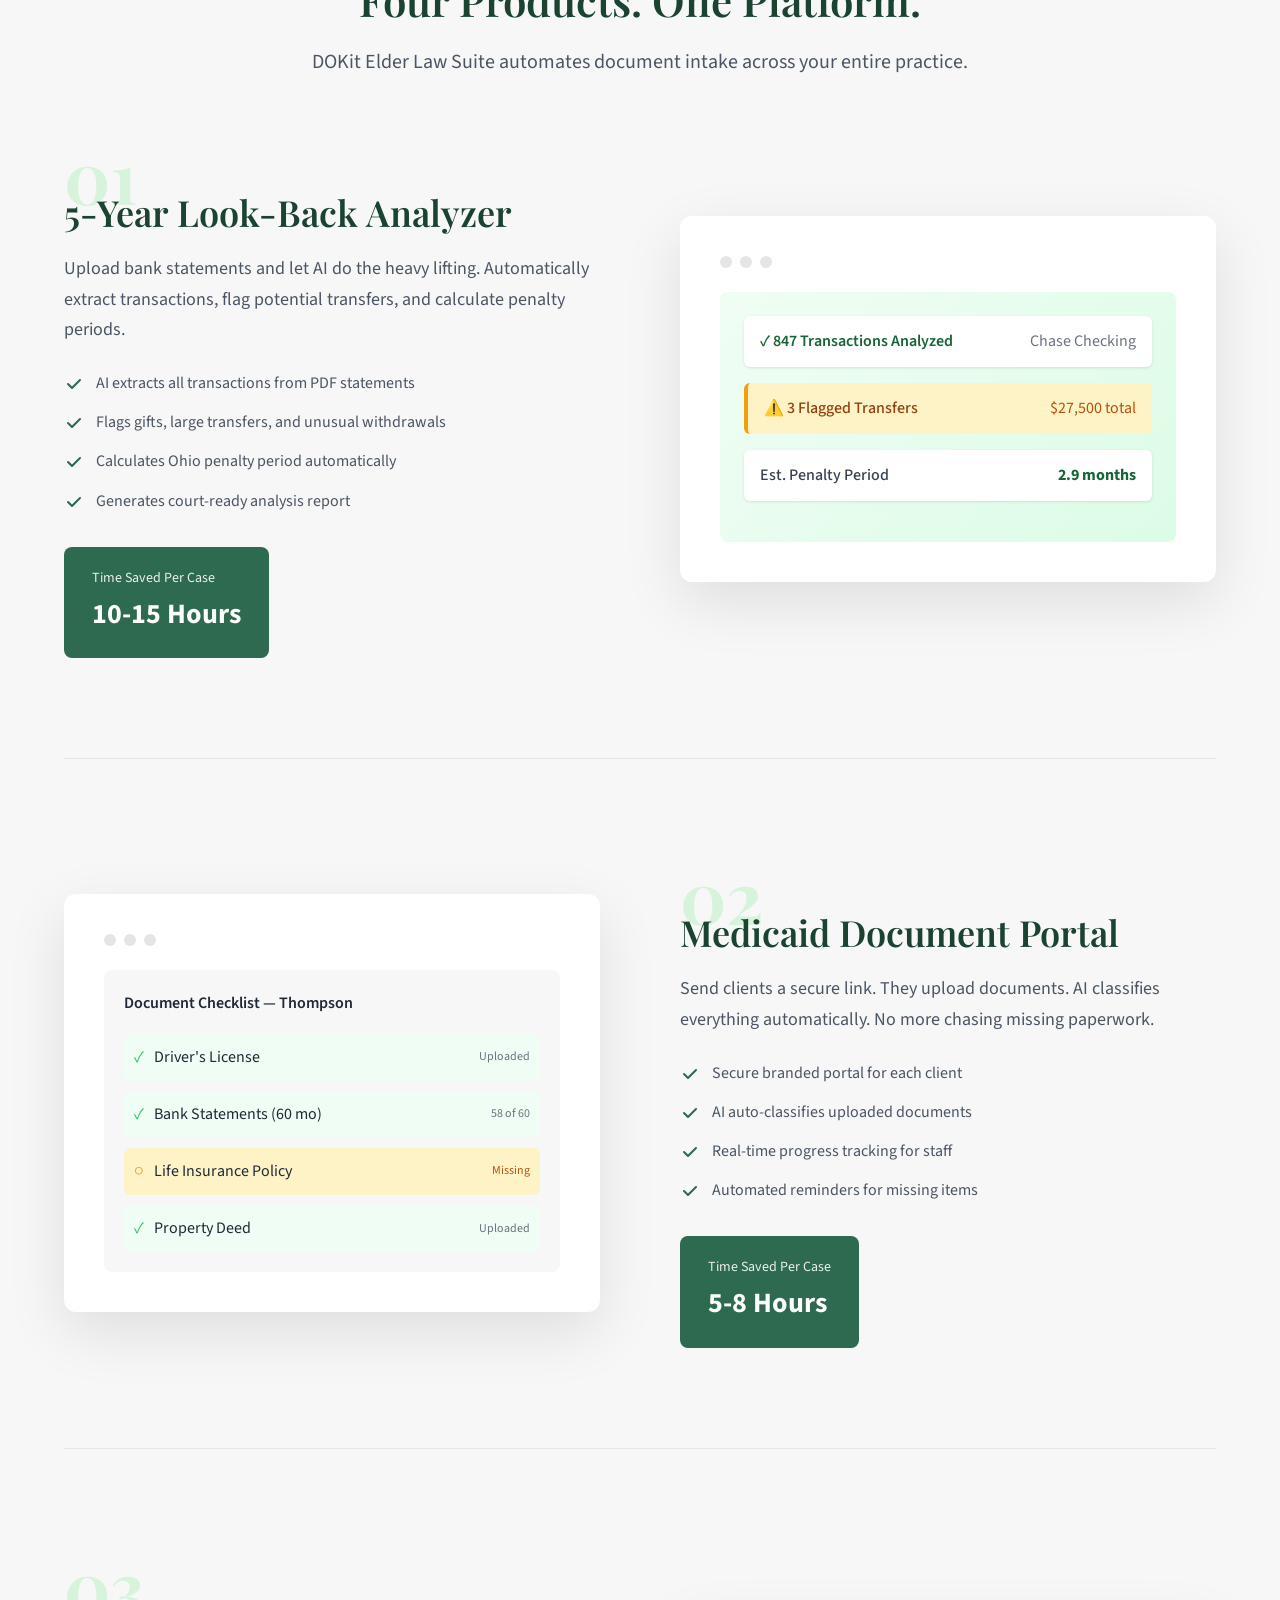
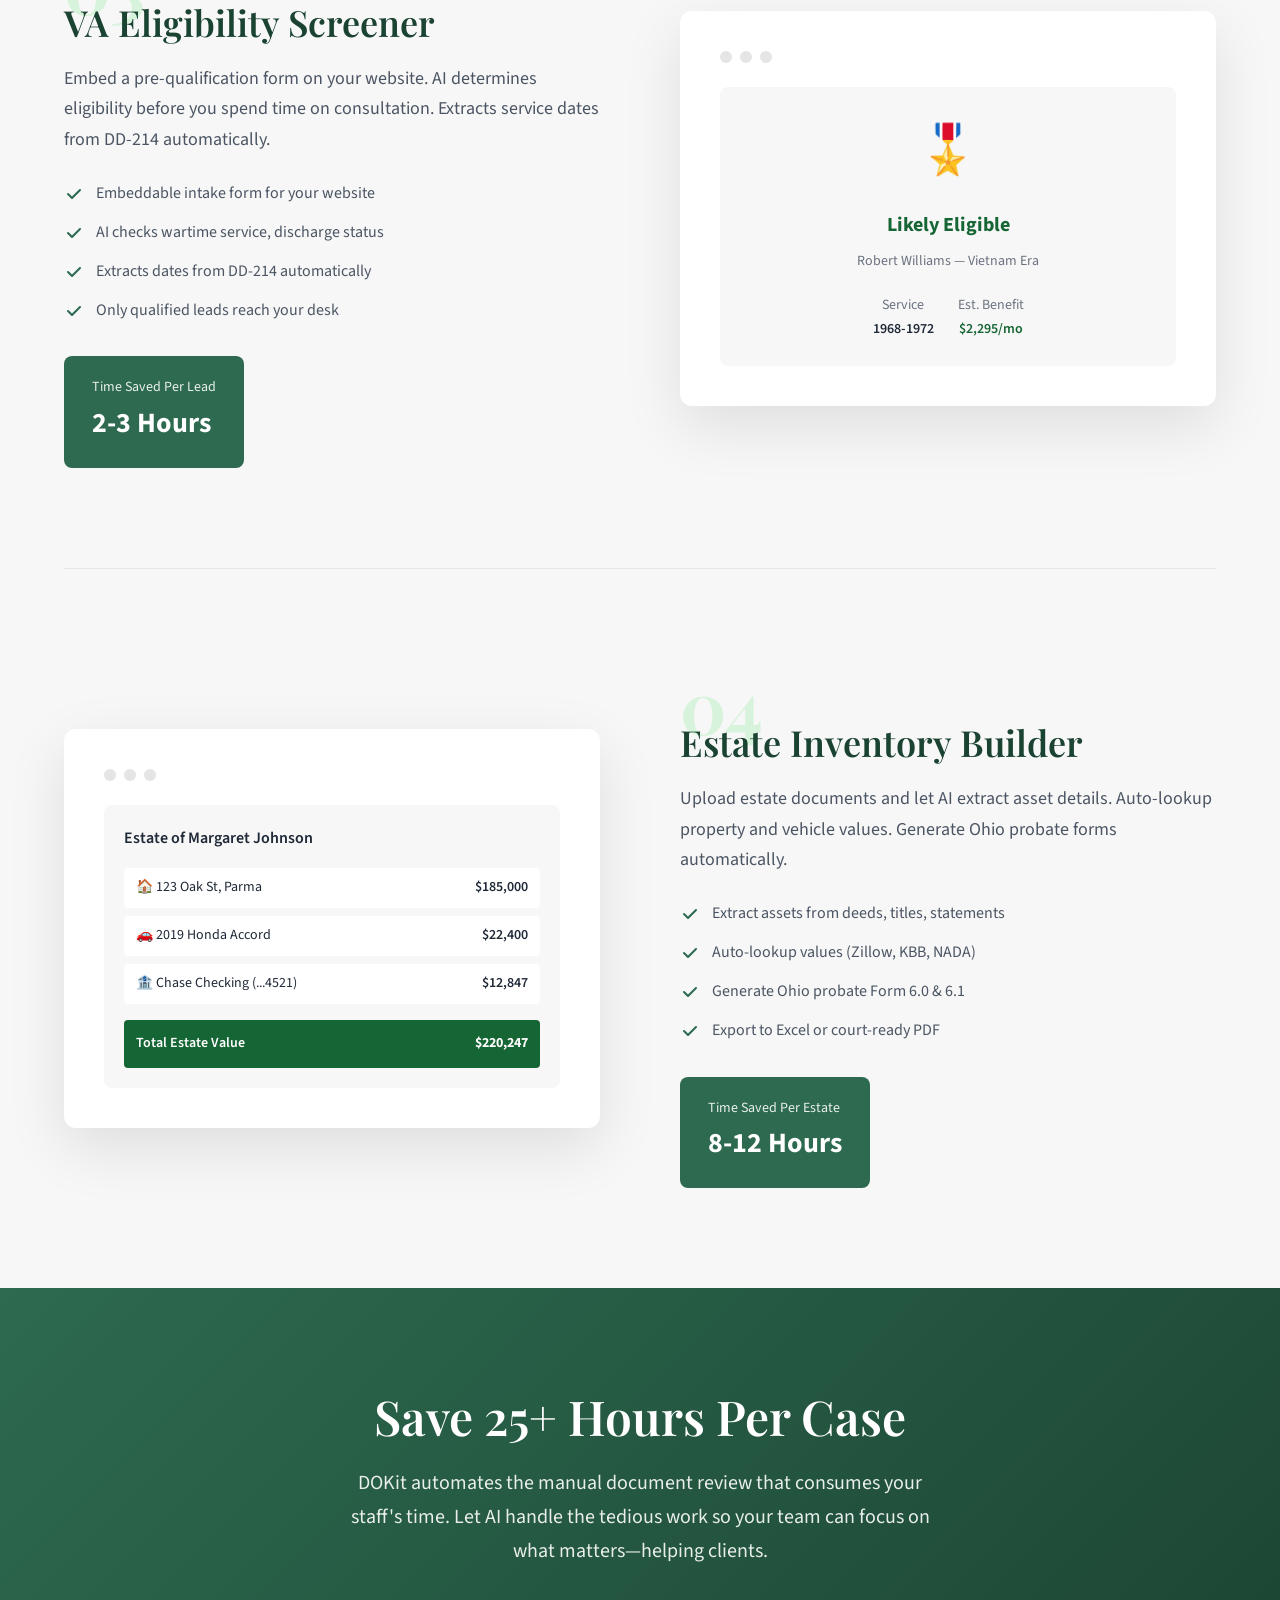
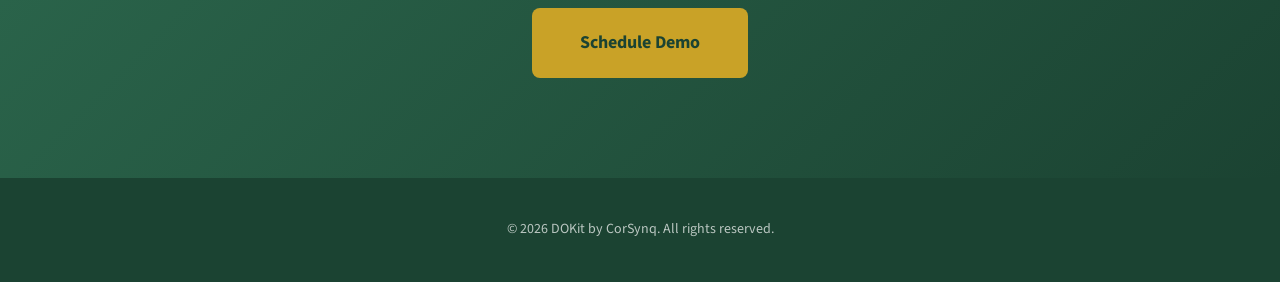
<file: dokit-elder-law.html>
<!DOCTYPE html>
<html lang="en">
<head>
    <meta charset="UTF-8">
    <meta name="viewport" content="width=device-width, initial-scale=1.0">
    <title>DOKit Elder Law Suite | AI-Powered Document Intake for Elder Law</title>
    <link rel="preconnect" href="https://fonts.googleapis.com">
    <link rel="preconnect" href="https://fonts.gstatic.com" crossorigin>
    <link href="https://fonts.googleapis.com/css2?family=Playfair+Display:wght@400;600;700&family=Source+Sans+3:wght@300;400;500;600;700&display=swap" rel="stylesheet">
    <style>
        :root {
            --green: #2d6a4f;
            --green-dark: #1b4332;
            --green-light: #40916c;
            --green-pale: #d8f3dc;
            --gold: #c9a227;
            --gold-light: #d4b84a;
            --white: #ffffff;
            --off-white: #fafafa;
            --cream: #f8f6f3;
            --gray-100: #f7f7f7;
            --gray-200: #e5e5e5;
            --text-dark: #1f2937;
            --text-medium: #4b5563;
            --text-light: #6b7280;
        }

        * { margin: 0; padding: 0; box-sizing: border-box; }
        html { scroll-behavior: smooth; }
        body {
            font-family: 'Source Sans 3', sans-serif;
            line-height: 1.7;
            color: var(--text-dark);
            background: var(--white);
        }
        h1, h2, h3, h4 { font-family: 'Playfair Display', serif; font-weight: 600; line-height: 1.2; }
        a { text-decoration: none; color: inherit; }
        img { max-width: 100%; height: auto; }

        /* Header */
        header {
            background: var(--white);
            border-bottom: 1px solid var(--gray-200);
            padding: 20px 0;
            position: sticky;
            top: 0;
            z-index: 100;
        }
        .header-inner {
            max-width: 1200px;
            margin: 0 auto;
            padding: 0 24px;
            display: flex;
            justify-content: space-between;
            align-items: center;
        }
        .logo {
            font-family: 'Playfair Display', serif;
            font-size: 28px;
            font-weight: 700;
            color: var(--green-dark);
        }
        .logo span { color: var(--gold); }
        .header-cta {
            background: var(--green);
            color: var(--white);
            padding: 12px 28px;
            border-radius: 6px;
            font-weight: 600;
            transition: background 0.2s;
        }
        .header-cta:hover { background: var(--green-light); }

        /* Hero */
        .hero {
            background: linear-gradient(135deg, var(--cream) 0%, var(--green-pale) 100%);
            padding: 100px 0;
            text-align: center;
            border-bottom: 4px solid var(--green);
        }
        .hero-inner {
            max-width: 900px;
            margin: 0 auto;
            padding: 0 24px;
        }
        .hero-badge {
            display: inline-block;
            background: var(--green);
            color: var(--white);
            padding: 8px 20px;
            border-radius: 50px;
            font-size: 14px;
            font-weight: 600;
            text-transform: uppercase;
            letter-spacing: 1px;
            margin-bottom: 24px;
        }
        .hero h1 {
            font-size: 56px;
            color: var(--green-dark);
            margin-bottom: 24px;
        }
        .hero p {
            font-size: 22px;
            color: var(--text-medium);
            margin-bottom: 40px;
            max-width: 700px;
            margin-left: auto;
            margin-right: auto;
        }
        .hero-stats {
            display: flex;
            justify-content: center;
            gap: 60px;
            margin-top: 60px;
        }
        .stat { text-align: center; }
        .stat-number {
            font-family: 'Playfair Display', serif;
            font-size: 48px;
            font-weight: 700;
            color: var(--green);
        }
        .stat-label { font-size: 16px; color: var(--text-medium); margin-top: 8px; }

        /* Problem Section */
        .problem {
            padding: 100px 0;
            background: var(--white);
        }
        .section-inner {
            max-width: 1200px;
            margin: 0 auto;
            padding: 0 24px;
        }
        .section-header {
            text-align: center;
            margin-bottom: 60px;
        }
        .section-label {
            display: inline-block;
            color: var(--gold);
            font-weight: 600;
            text-transform: uppercase;
            letter-spacing: 2px;
            font-size: 14px;
            margin-bottom: 16px;
        }
        .section-header h2 {
            font-size: 42px;
            color: var(--green-dark);
            margin-bottom: 20px;
        }
        .section-header p {
            font-size: 20px;
            color: var(--text-medium);
            max-width: 700px;
            margin: 0 auto;
        }
        .problem-grid {
            display: grid;
            grid-template-columns: repeat(3, 1fr);
            gap: 32px;
        }
        .problem-card {
            background: var(--cream);
            padding: 40px;
            border-radius: 12px;
            text-align: center;
        }
        .problem-icon {
            width: 64px;
            height: 64px;
            background: var(--green-pale);
            border-radius: 50%;
            display: flex;
            align-items: center;
            justify-content: center;
            margin: 0 auto 24px;
            font-size: 28px;
        }
        .problem-card h3 {
            font-size: 22px;
            color: var(--green-dark);
            margin-bottom: 12px;
        }
        .problem-card p { color: var(--text-medium); }

        /* Products Section */
        .products {
            padding: 100px 0;
            background: var(--gray-100);
        }
        .product-card {
            display: grid;
            grid-template-columns: 1fr 1fr;
            gap: 80px;
            align-items: center;
            margin-bottom: 100px;
            padding-bottom: 100px;
            border-bottom: 1px solid var(--gray-200);
        }
        .product-card:last-child { margin-bottom: 0; border-bottom: none; padding-bottom: 0; }
        .product-card.reverse { direction: rtl; }
        .product-card.reverse > * { direction: ltr; }
        .product-content {}
        .product-number {
            font-family: 'Playfair Display', serif;
            font-size: 72px;
            font-weight: 700;
            color: var(--green-pale);
            line-height: 1;
            margin-bottom: -20px;
        }
        .product-content h3 {
            font-size: 36px;
            color: var(--green-dark);
            margin-bottom: 20px;
        }
        .product-content > p {
            font-size: 18px;
            color: var(--text-medium);
            margin-bottom: 24px;
        }
        .product-features {
            list-style: none;
            margin-bottom: 32px;
        }
        .product-features li {
            display: flex;
            align-items: flex-start;
            gap: 12px;
            margin-bottom: 12px;
            font-size: 16px;
            color: var(--text-medium);
        }
        .product-features li svg {
            width: 20px;
            height: 20px;
            color: var(--green);
            flex-shrink: 0;
            margin-top: 4px;
        }
        .product-savings {
            background: var(--green);
            color: var(--white);
            padding: 20px 28px;
            border-radius: 8px;
            display: inline-flex;
            align-items: center;
            gap: 16px;
        }
        .savings-label { font-size: 14px; opacity: 0.9; }
        .savings-amount { font-size: 28px; font-weight: 700; }
        .product-visual {
            background: var(--white);
            border-radius: 12px;
            padding: 40px;
            box-shadow: 0 20px 60px rgba(0,0,0,0.1);
        }
        .mockup-header {
            display: flex;
            gap: 8px;
            margin-bottom: 24px;
        }
        .mockup-dot {
            width: 12px;
            height: 12px;
            border-radius: 50%;
            background: var(--gray-200);
        }
        .mockup-content {
            background: var(--gray-100);
            border-radius: 8px;
            padding: 24px;
            min-height: 250px;
        }

        /* ROI Section */
        .roi {
            padding: 100px 0;
            background: var(--green-dark);
            color: var(--white);
        }
        .roi .section-label { color: var(--gold); }
        .roi .section-header h2 { color: var(--white); }
        .roi .section-header p { color: rgba(255,255,255,0.8); }
        .roi-table {
            max-width: 800px;
            margin: 0 auto;
            background: rgba(255,255,255,0.1);
            border-radius: 12px;
            overflow: hidden;
        }
        .roi-row {
            display: grid;
            grid-template-columns: 2fr 1fr 1fr;
            padding: 20px 32px;
            border-bottom: 1px solid rgba(255,255,255,0.1);
        }
        .roi-row:last-child { border-bottom: none; }
        .roi-row.header {
            background: rgba(255,255,255,0.05);
            font-weight: 600;
            text-transform: uppercase;
            font-size: 14px;
            letter-spacing: 1px;
        }
        .roi-row.total {
            background: var(--gold);
            color: var(--green-dark);
            font-weight: 700;
            font-size: 18px;
        }
        .roi-footer {
            text-align: center;
            margin-top: 48px;
        }
        .roi-footer p {
            font-size: 24px;
            margin-bottom: 8px;
        }
        .roi-footer .big {
            font-family: 'Playfair Display', serif;
            font-size: 64px;
            font-weight: 700;
            color: var(--gold);
        }

        /* Pricing */
        .pricing {
            padding: 100px 0;
            background: var(--white);
        }
        .pricing-grid {
            display: grid;
            grid-template-columns: repeat(3, 1fr);
            gap: 32px;
            max-width: 1100px;
            margin: 0 auto;
        }
        .pricing-card {
            background: var(--white);
            border: 2px solid var(--gray-200);
            border-radius: 16px;
            padding: 48px 40px;
            text-align: center;
            transition: transform 0.2s, box-shadow 0.2s;
        }
        .pricing-card:hover {
            transform: translateY(-4px);
            box-shadow: 0 20px 40px rgba(0,0,0,0.1);
        }
        .pricing-card.featured {
            border-color: var(--green);
            position: relative;
        }
        .pricing-card.featured::before {
            content: 'RECOMMENDED';
            position: absolute;
            top: -14px;
            left: 50%;
            transform: translateX(-50%);
            background: var(--green);
            color: var(--white);
            padding: 6px 20px;
            border-radius: 50px;
            font-size: 12px;
            font-weight: 700;
            letter-spacing: 1px;
        }
        .pricing-tier {
            font-size: 14px;
            font-weight: 600;
            text-transform: uppercase;
            letter-spacing: 2px;
            color: var(--text-light);
            margin-bottom: 16px;
        }
        .pricing-price {
            font-family: 'Playfair Display', serif;
            font-size: 56px;
            font-weight: 700;
            color: var(--green-dark);
            margin-bottom: 8px;
        }
        .pricing-price span { font-size: 20px; font-weight: 400; color: var(--text-light); }
        .pricing-desc {
            color: var(--text-medium);
            margin-bottom: 32px;
            padding-bottom: 32px;
            border-bottom: 1px solid var(--gray-200);
        }
        .pricing-features {
            list-style: none;
            text-align: left;
            margin-bottom: 32px;
        }
        .pricing-features li {
            display: flex;
            align-items: center;
            gap: 12px;
            margin-bottom: 16px;
            color: var(--text-medium);
        }
        .pricing-features li svg {
            width: 20px;
            height: 20px;
            color: var(--green);
        }
        .pricing-cta {
            display: block;
            padding: 16px 32px;
            border-radius: 8px;
            font-weight: 600;
            font-size: 16px;
            transition: all 0.2s;
        }
        .pricing-cta.primary {
            background: var(--green);
            color: var(--white);
        }
        .pricing-cta.primary:hover { background: var(--green-light); }
        .pricing-cta.secondary {
            background: var(--gray-100);
            color: var(--text-dark);
        }
        .pricing-cta.secondary:hover { background: var(--gray-200); }

        /* CTA */
        .cta {
            padding: 100px 0;
            background: linear-gradient(135deg, var(--green) 0%, var(--green-dark) 100%);
            text-align: center;
            color: var(--white);
        }
        .cta h2 {
            font-size: 48px;
            margin-bottom: 20px;
        }
        .cta p {
            font-size: 20px;
            opacity: 0.9;
            margin-bottom: 40px;
            max-width: 600px;
            margin-left: auto;
            margin-right: auto;
        }
        .cta-btn {
            display: inline-block;
            background: var(--gold);
            color: var(--green-dark);
            padding: 20px 48px;
            border-radius: 8px;
            font-size: 18px;
            font-weight: 700;
            transition: transform 0.2s;
        }
        .cta-btn:hover { transform: scale(1.05); }

        /* Footer */
        footer {
            background: var(--green-dark);
            color: rgba(255,255,255,0.7);
            padding: 40px 0;
            text-align: center;
        }
        footer p { font-size: 14px; }

        /* Responsive */
        @media (max-width: 968px) {
            .hero h1 { font-size: 40px; }
            .hero-stats { flex-wrap: wrap; gap: 40px; }
            .problem-grid { grid-template-columns: 1fr; }
            .product-card { grid-template-columns: 1fr; gap: 40px; }
            .product-card.reverse { direction: ltr; }
            .pricing-grid { grid-template-columns: 1fr; max-width: 400px; }
            .roi-row { grid-template-columns: 1fr; gap: 8px; text-align: center; }
        }
    </style>
</head>
<body>
    <header>
        <div class="header-inner">
            <div class="logo">DO<span>Kit</span> Elder Law</div>
            <a href="#contact" class="header-cta">Schedule Demo</a>
        </div>
    </header>

    <section class="hero">
        <div class="hero-inner">
            <div class="hero-badge">Built for Elder Law Firms</div>
            <h1>AI-Powered Document Intake</h1>
            <p>Automate the most time-consuming parts of Medicaid planning, VA benefits, and probate. Save 10+ hours per case while improving accuracy.</p>
            <div class="hero-stats">
                <div class="stat">
                    <div class="stat-number">25+</div>
                    <div class="stat-label">Hours Saved Per Case</div>
                </div>
                <div class="stat">
                    <div class="stat-number">10x</div>
                    <div class="stat-label">Faster Processing</div>
                </div>
                <div class="stat">
                    <div class="stat-number">90%</div>
                    <div class="stat-label">Less Manual Work</div>
                </div>
            </div>
        </div>
    </section>

    <section class="problem">
        <div class="section-inner">
            <div class="section-header">
                <div class="section-label">The Problem</div>
                <h2>Your Staff Spends Too Much Time on Paperwork</h2>
                <p>Elder law practices drown in documents. Bank statements, deeds, insurance policies—all requiring manual review and data entry.</p>
            </div>
            <div class="problem-grid">
                <div class="problem-card">
                    <div class="problem-icon">📄</div>
                    <h3>60 Months of Statements</h3>
                    <p>Medicaid look-back requires reviewing 5 years of bank statements—transaction by transaction.</p>
                </div>
                <div class="problem-card">
                    <div class="problem-icon">📞</div>
                    <h3>Endless Follow-ups</h3>
                    <p>"Did you send the life insurance policy?" Chasing clients for missing documents wastes hours every week.</p>
                </div>
                <div class="problem-card">
                    <div class="problem-icon">⏰</div>
                    <h3>Manual Data Entry</h3>
                    <p>Typing asset details from deeds, titles, and statements into court forms is tedious and error-prone.</p>
                </div>
            </div>
        </div>
    </section>

    <section class="products" id="products">
        <div class="section-inner">
            <div class="section-header">
                <div class="section-label">The Solution</div>
                <h2>Four Products. One Platform.</h2>
                <p>DOKit Elder Law Suite automates document intake across your entire practice.</p>
            </div>

            <!-- Product 1: Look-Back Analyzer -->
            <div class="product-card">
                <div class="product-content">
                    <div class="product-number">01</div>
                    <h3>5-Year Look-Back Analyzer</h3>
                    <p>Upload bank statements and let AI do the heavy lifting. Automatically extract transactions, flag potential transfers, and calculate penalty periods.</p>
                    <ul class="product-features">
                        <li>
                            <svg fill="currentColor" viewBox="0 0 20 20"><path fill-rule="evenodd" d="M16.707 5.293a1 1 0 010 1.414l-8 8a1 1 0 01-1.414 0l-4-4a1 1 0 011.414-1.414L8 12.586l7.293-7.293a1 1 0 011.414 0z" clip-rule="evenodd"></path></svg>
                            <span>AI extracts all transactions from PDF statements</span>
                        </li>
                        <li>
                            <svg fill="currentColor" viewBox="0 0 20 20"><path fill-rule="evenodd" d="M16.707 5.293a1 1 0 010 1.414l-8 8a1 1 0 01-1.414 0l-4-4a1 1 0 011.414-1.414L8 12.586l7.293-7.293a1 1 0 011.414 0z" clip-rule="evenodd"></path></svg>
                            <span>Flags gifts, large transfers, and unusual withdrawals</span>
                        </li>
                        <li>
                            <svg fill="currentColor" viewBox="0 0 20 20"><path fill-rule="evenodd" d="M16.707 5.293a1 1 0 010 1.414l-8 8a1 1 0 01-1.414 0l-4-4a1 1 0 011.414-1.414L8 12.586l7.293-7.293a1 1 0 011.414 0z" clip-rule="evenodd"></path></svg>
                            <span>Calculates Ohio penalty period automatically</span>
                        </li>
                        <li>
                            <svg fill="currentColor" viewBox="0 0 20 20"><path fill-rule="evenodd" d="M16.707 5.293a1 1 0 010 1.414l-8 8a1 1 0 01-1.414 0l-4-4a1 1 0 011.414-1.414L8 12.586l7.293-7.293a1 1 0 011.414 0z" clip-rule="evenodd"></path></svg>
                            <span>Generates court-ready analysis report</span>
                        </li>
                    </ul>
                    <div class="product-savings">
                        <div>
                            <div class="savings-label">Time Saved Per Case</div>
                            <div class="savings-amount">10-15 Hours</div>
                        </div>
                    </div>
                </div>
                <div class="product-visual">
                    <div class="mockup-header">
                        <div class="mockup-dot"></div>
                        <div class="mockup-dot"></div>
                        <div class="mockup-dot"></div>
                    </div>
                    <div class="mockup-content" style="background: linear-gradient(135deg, #f0fdf4 0%, #dcfce7 100%); display: flex; flex-direction: column; gap: 16px;">
                        <div style="display: flex; justify-content: space-between; padding: 12px 16px; background: white; border-radius: 6px; box-shadow: 0 1px 3px rgba(0,0,0,0.1);">
                            <span style="font-weight: 600; color: #166534;">✓ 847 Transactions Analyzed</span>
                            <span style="color: #6b7280;">Chase Checking</span>
                        </div>
                        <div style="display: flex; justify-content: space-between; padding: 12px 16px; background: #fef3c7; border-radius: 6px; border-left: 4px solid #f59e0b;">
                            <span style="font-weight: 500; color: #92400e;">⚠️ 3 Flagged Transfers</span>
                            <span style="color: #b45309;">$27,500 total</span>
                        </div>
                        <div style="display: flex; justify-content: space-between; padding: 12px 16px; background: white; border-radius: 6px; box-shadow: 0 1px 3px rgba(0,0,0,0.1);">
                            <span style="font-weight: 500; color: #374151;">Est. Penalty Period</span>
                            <span style="font-weight: 700; color: #166534;">2.9 months</span>
                        </div>
                    </div>
                </div>
            </div>

            <!-- Product 2: Document Portal -->
            <div class="product-card reverse">
                <div class="product-content">
                    <div class="product-number">02</div>
                    <h3>Medicaid Document Portal</h3>
                    <p>Send clients a secure link. They upload documents. AI classifies everything automatically. No more chasing missing paperwork.</p>
                    <ul class="product-features">
                        <li>
                            <svg fill="currentColor" viewBox="0 0 20 20"><path fill-rule="evenodd" d="M16.707 5.293a1 1 0 010 1.414l-8 8a1 1 0 01-1.414 0l-4-4a1 1 0 011.414-1.414L8 12.586l7.293-7.293a1 1 0 011.414 0z" clip-rule="evenodd"></path></svg>
                            <span>Secure branded portal for each client</span>
                        </li>
                        <li>
                            <svg fill="currentColor" viewBox="0 0 20 20"><path fill-rule="evenodd" d="M16.707 5.293a1 1 0 010 1.414l-8 8a1 1 0 01-1.414 0l-4-4a1 1 0 011.414-1.414L8 12.586l7.293-7.293a1 1 0 011.414 0z" clip-rule="evenodd"></path></svg>
                            <span>AI auto-classifies uploaded documents</span>
                        </li>
                        <li>
                            <svg fill="currentColor" viewBox="0 0 20 20"><path fill-rule="evenodd" d="M16.707 5.293a1 1 0 010 1.414l-8 8a1 1 0 01-1.414 0l-4-4a1 1 0 011.414-1.414L8 12.586l7.293-7.293a1 1 0 011.414 0z" clip-rule="evenodd"></path></svg>
                            <span>Real-time progress tracking for staff</span>
                        </li>
                        <li>
                            <svg fill="currentColor" viewBox="0 0 20 20"><path fill-rule="evenodd" d="M16.707 5.293a1 1 0 010 1.414l-8 8a1 1 0 01-1.414 0l-4-4a1 1 0 011.414-1.414L8 12.586l7.293-7.293a1 1 0 011.414 0z" clip-rule="evenodd"></path></svg>
                            <span>Automated reminders for missing items</span>
                        </li>
                    </ul>
                    <div class="product-savings">
                        <div>
                            <div class="savings-label">Time Saved Per Case</div>
                            <div class="savings-amount">5-8 Hours</div>
                        </div>
                    </div>
                </div>
                <div class="product-visual">
                    <div class="mockup-header">
                        <div class="mockup-dot"></div>
                        <div class="mockup-dot"></div>
                        <div class="mockup-dot"></div>
                    </div>
                    <div class="mockup-content" style="padding: 20px;">
                        <div style="font-weight: 600; color: #1f2937; margin-bottom: 16px;">Document Checklist — Thompson</div>
                        <div style="display: flex; flex-direction: column; gap: 10px;">
                            <div style="display: flex; align-items: center; gap: 10px; padding: 10px; background: #f0fdf4; border-radius: 6px;">
                                <span style="color: #22c55e;">✓</span>
                                <span style="flex: 1;">Driver's License</span>
                                <span style="font-size: 12px; color: #6b7280;">Uploaded</span>
                            </div>
                            <div style="display: flex; align-items: center; gap: 10px; padding: 10px; background: #f0fdf4; border-radius: 6px;">
                                <span style="color: #22c55e;">✓</span>
                                <span style="flex: 1;">Bank Statements (60 mo)</span>
                                <span style="font-size: 12px; color: #6b7280;">58 of 60</span>
                            </div>
                            <div style="display: flex; align-items: center; gap: 10px; padding: 10px; background: #fef3c7; border-radius: 6px;">
                                <span style="color: #f59e0b;">○</span>
                                <span style="flex: 1;">Life Insurance Policy</span>
                                <span style="font-size: 12px; color: #b45309;">Missing</span>
                            </div>
                            <div style="display: flex; align-items: center; gap: 10px; padding: 10px; background: #f0fdf4; border-radius: 6px;">
                                <span style="color: #22c55e;">✓</span>
                                <span style="flex: 1;">Property Deed</span>
                                <span style="font-size: 12px; color: #6b7280;">Uploaded</span>
                            </div>
                        </div>
                    </div>
                </div>
            </div>

            <!-- Product 3: VA Screener -->
            <div class="product-card">
                <div class="product-content">
                    <div class="product-number">03</div>
                    <h3>VA Eligibility Screener</h3>
                    <p>Embed a pre-qualification form on your website. AI determines eligibility before you spend time on consultation. Extracts service dates from DD-214 automatically.</p>
                    <ul class="product-features">
                        <li>
                            <svg fill="currentColor" viewBox="0 0 20 20"><path fill-rule="evenodd" d="M16.707 5.293a1 1 0 010 1.414l-8 8a1 1 0 01-1.414 0l-4-4a1 1 0 011.414-1.414L8 12.586l7.293-7.293a1 1 0 011.414 0z" clip-rule="evenodd"></path></svg>
                            <span>Embeddable intake form for your website</span>
                        </li>
                        <li>
                            <svg fill="currentColor" viewBox="0 0 20 20"><path fill-rule="evenodd" d="M16.707 5.293a1 1 0 010 1.414l-8 8a1 1 0 01-1.414 0l-4-4a1 1 0 011.414-1.414L8 12.586l7.293-7.293a1 1 0 011.414 0z" clip-rule="evenodd"></path></svg>
                            <span>AI checks wartime service, discharge status</span>
                        </li>
                        <li>
                            <svg fill="currentColor" viewBox="0 0 20 20"><path fill-rule="evenodd" d="M16.707 5.293a1 1 0 010 1.414l-8 8a1 1 0 01-1.414 0l-4-4a1 1 0 011.414-1.414L8 12.586l7.293-7.293a1 1 0 011.414 0z" clip-rule="evenodd"></path></svg>
                            <span>Extracts dates from DD-214 automatically</span>
                        </li>
                        <li>
                            <svg fill="currentColor" viewBox="0 0 20 20"><path fill-rule="evenodd" d="M16.707 5.293a1 1 0 010 1.414l-8 8a1 1 0 01-1.414 0l-4-4a1 1 0 011.414-1.414L8 12.586l7.293-7.293a1 1 0 011.414 0z" clip-rule="evenodd"></path></svg>
                            <span>Only qualified leads reach your desk</span>
                        </li>
                    </ul>
                    <div class="product-savings">
                        <div>
                            <div class="savings-label">Time Saved Per Lead</div>
                            <div class="savings-amount">2-3 Hours</div>
                        </div>
                    </div>
                </div>
                <div class="product-visual">
                    <div class="mockup-header">
                        <div class="mockup-dot"></div>
                        <div class="mockup-dot"></div>
                        <div class="mockup-dot"></div>
                    </div>
                    <div class="mockup-content" style="padding: 24px; text-align: center;">
                        <div style="font-size: 48px; margin-bottom: 16px;">🎖️</div>
                        <div style="font-weight: 700; font-size: 20px; color: #166534; margin-bottom: 8px;">Likely Eligible</div>
                        <div style="color: #6b7280; font-size: 14px; margin-bottom: 20px;">Robert Williams — Vietnam Era</div>
                        <div style="display: flex; justify-content: center; gap: 24px; font-size: 14px;">
                            <div style="text-align: center;">
                                <div style="color: #6b7280;">Service</div>
                                <div style="font-weight: 600; color: #1f2937;">1968-1972</div>
                            </div>
                            <div style="text-align: center;">
                                <div style="color: #6b7280;">Est. Benefit</div>
                                <div style="font-weight: 600; color: #166534;">$2,295/mo</div>
                            </div>
                        </div>
                    </div>
                </div>
            </div>

            <!-- Product 4: Estate Inventory -->
            <div class="product-card reverse">
                <div class="product-content">
                    <div class="product-number">04</div>
                    <h3>Estate Inventory Builder</h3>
                    <p>Upload estate documents and let AI extract asset details. Auto-lookup property and vehicle values. Generate Ohio probate forms automatically.</p>
                    <ul class="product-features">
                        <li>
                            <svg fill="currentColor" viewBox="0 0 20 20"><path fill-rule="evenodd" d="M16.707 5.293a1 1 0 010 1.414l-8 8a1 1 0 01-1.414 0l-4-4a1 1 0 011.414-1.414L8 12.586l7.293-7.293a1 1 0 011.414 0z" clip-rule="evenodd"></path></svg>
                            <span>Extract assets from deeds, titles, statements</span>
                        </li>
                        <li>
                            <svg fill="currentColor" viewBox="0 0 20 20"><path fill-rule="evenodd" d="M16.707 5.293a1 1 0 010 1.414l-8 8a1 1 0 01-1.414 0l-4-4a1 1 0 011.414-1.414L8 12.586l7.293-7.293a1 1 0 011.414 0z" clip-rule="evenodd"></path></svg>
                            <span>Auto-lookup values (Zillow, KBB, NADA)</span>
                        </li>
                        <li>
                            <svg fill="currentColor" viewBox="0 0 20 20"><path fill-rule="evenodd" d="M16.707 5.293a1 1 0 010 1.414l-8 8a1 1 0 01-1.414 0l-4-4a1 1 0 011.414-1.414L8 12.586l7.293-7.293a1 1 0 011.414 0z" clip-rule="evenodd"></path></svg>
                            <span>Generate Ohio probate Form 6.0 & 6.1</span>
                        </li>
                        <li>
                            <svg fill="currentColor" viewBox="0 0 20 20"><path fill-rule="evenodd" d="M16.707 5.293a1 1 0 010 1.414l-8 8a1 1 0 01-1.414 0l-4-4a1 1 0 011.414-1.414L8 12.586l7.293-7.293a1 1 0 011.414 0z" clip-rule="evenodd"></path></svg>
                            <span>Export to Excel or court-ready PDF</span>
                        </li>
                    </ul>
                    <div class="product-savings">
                        <div>
                            <div class="savings-label">Time Saved Per Estate</div>
                            <div class="savings-amount">8-12 Hours</div>
                        </div>
                    </div>
                </div>
                <div class="product-visual">
                    <div class="mockup-header">
                        <div class="mockup-dot"></div>
                        <div class="mockup-dot"></div>
                        <div class="mockup-dot"></div>
                    </div>
                    <div class="mockup-content" style="padding: 20px;">
                        <div style="font-weight: 600; color: #1f2937; margin-bottom: 16px;">Estate of Margaret Johnson</div>
                        <div style="display: flex; flex-direction: column; gap: 8px; font-size: 14px;">
                            <div style="display: flex; justify-content: space-between; padding: 8px 12px; background: white; border-radius: 4px;">
                                <span>🏠 123 Oak St, Parma</span>
                                <span style="font-weight: 600;">$185,000</span>
                            </div>
                            <div style="display: flex; justify-content: space-between; padding: 8px 12px; background: white; border-radius: 4px;">
                                <span>🚗 2019 Honda Accord</span>
                                <span style="font-weight: 600;">$22,400</span>
                            </div>
                            <div style="display: flex; justify-content: space-between; padding: 8px 12px; background: white; border-radius: 4px;">
                                <span>🏦 Chase Checking (...4521)</span>
                                <span style="font-weight: 600;">$12,847</span>
                            </div>
                            <div style="display: flex; justify-content: space-between; padding: 12px; background: #166534; color: white; border-radius: 4px; margin-top: 8px;">
                                <span style="font-weight: 600;">Total Estate Value</span>
                                <span style="font-weight: 700;">$220,247</span>
                            </div>
                        </div>
                    </div>
                </div>
            </div>
        </div>
    </section>

    <section class="cta" id="contact">
        <div class="section-inner">
            <h2>Save 25+ Hours Per Case</h2>
            <p>DOKit automates the manual document review that consumes your staff's time. Let AI handle the tedious work so your team can focus on what matters—helping clients.</p>
            <a href="https://calendly.com/corsynq/dokit-demo" class="cta-btn">Schedule Demo</a>
        </div>
    </section>

    <footer>
        <p>© 2026 DOKit by CorSynq. All rights reserved.</p>
    </footer>
</body>
</html>
</file>
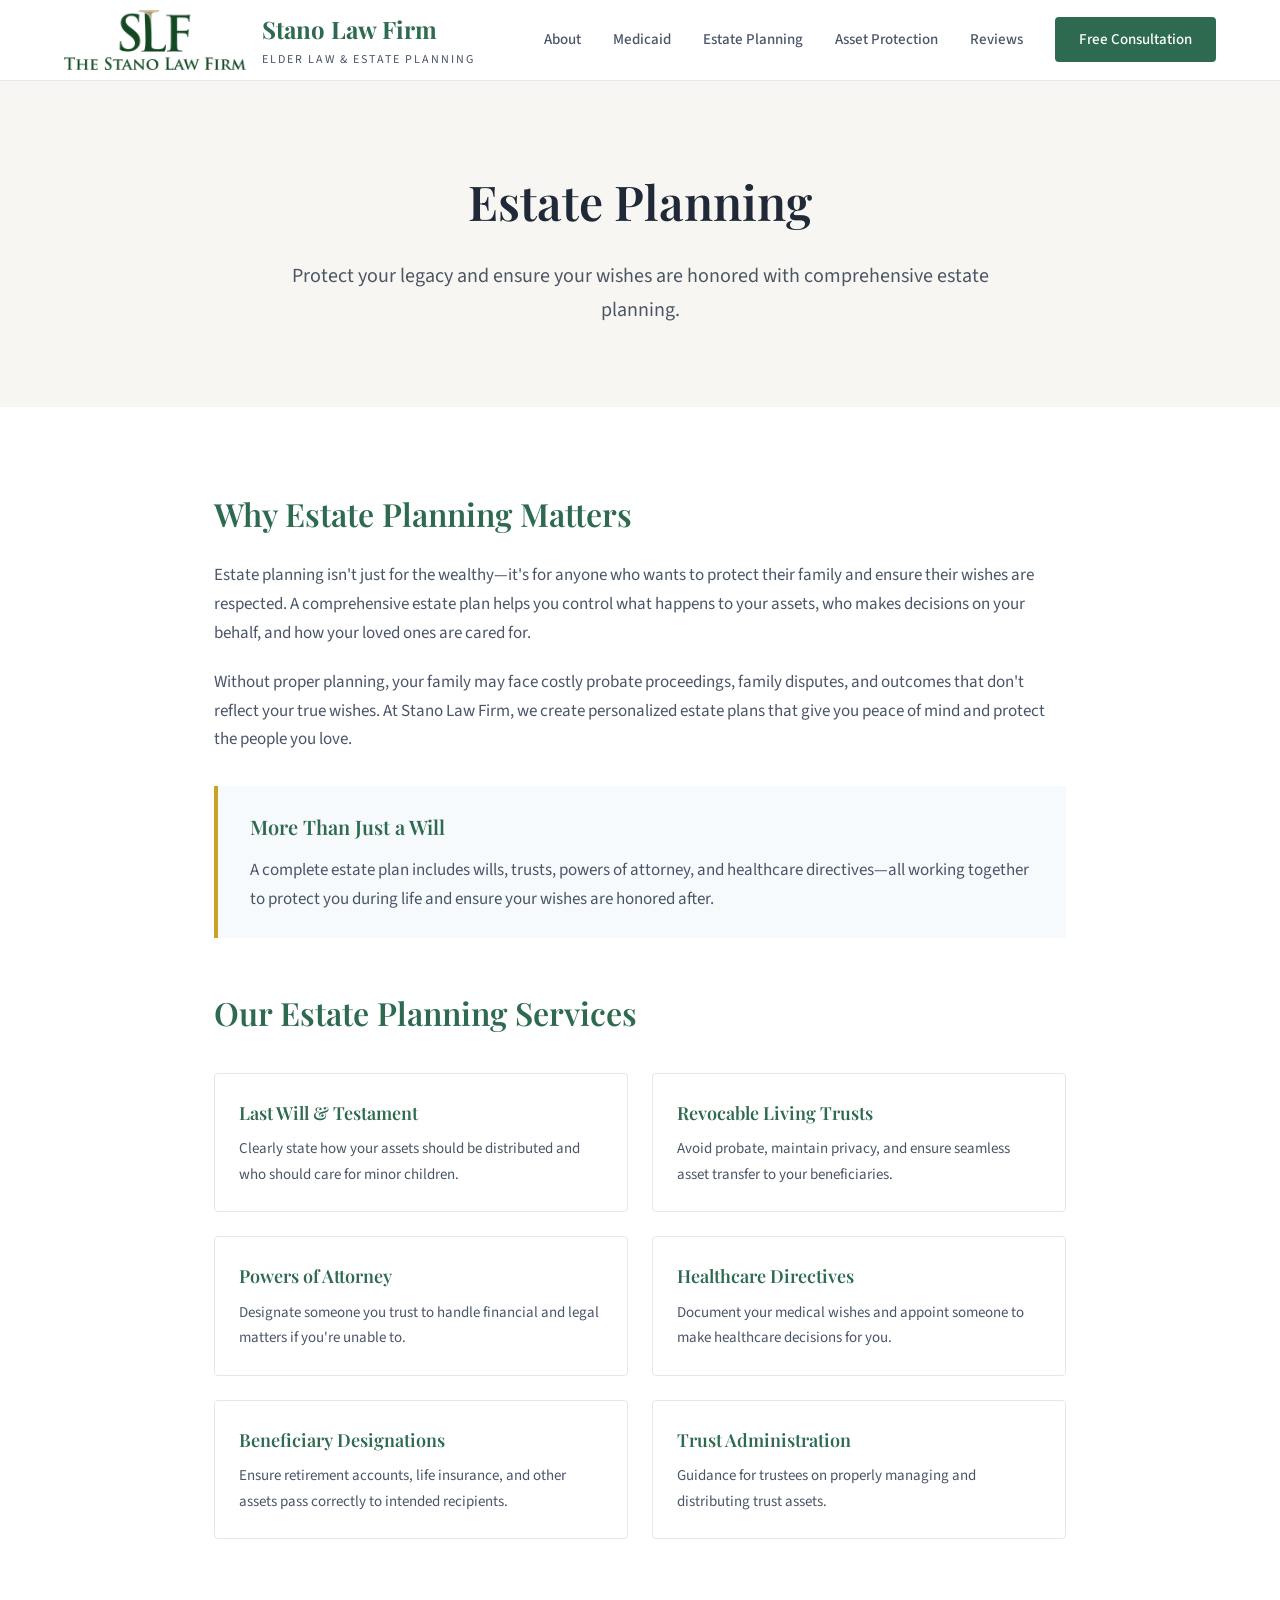
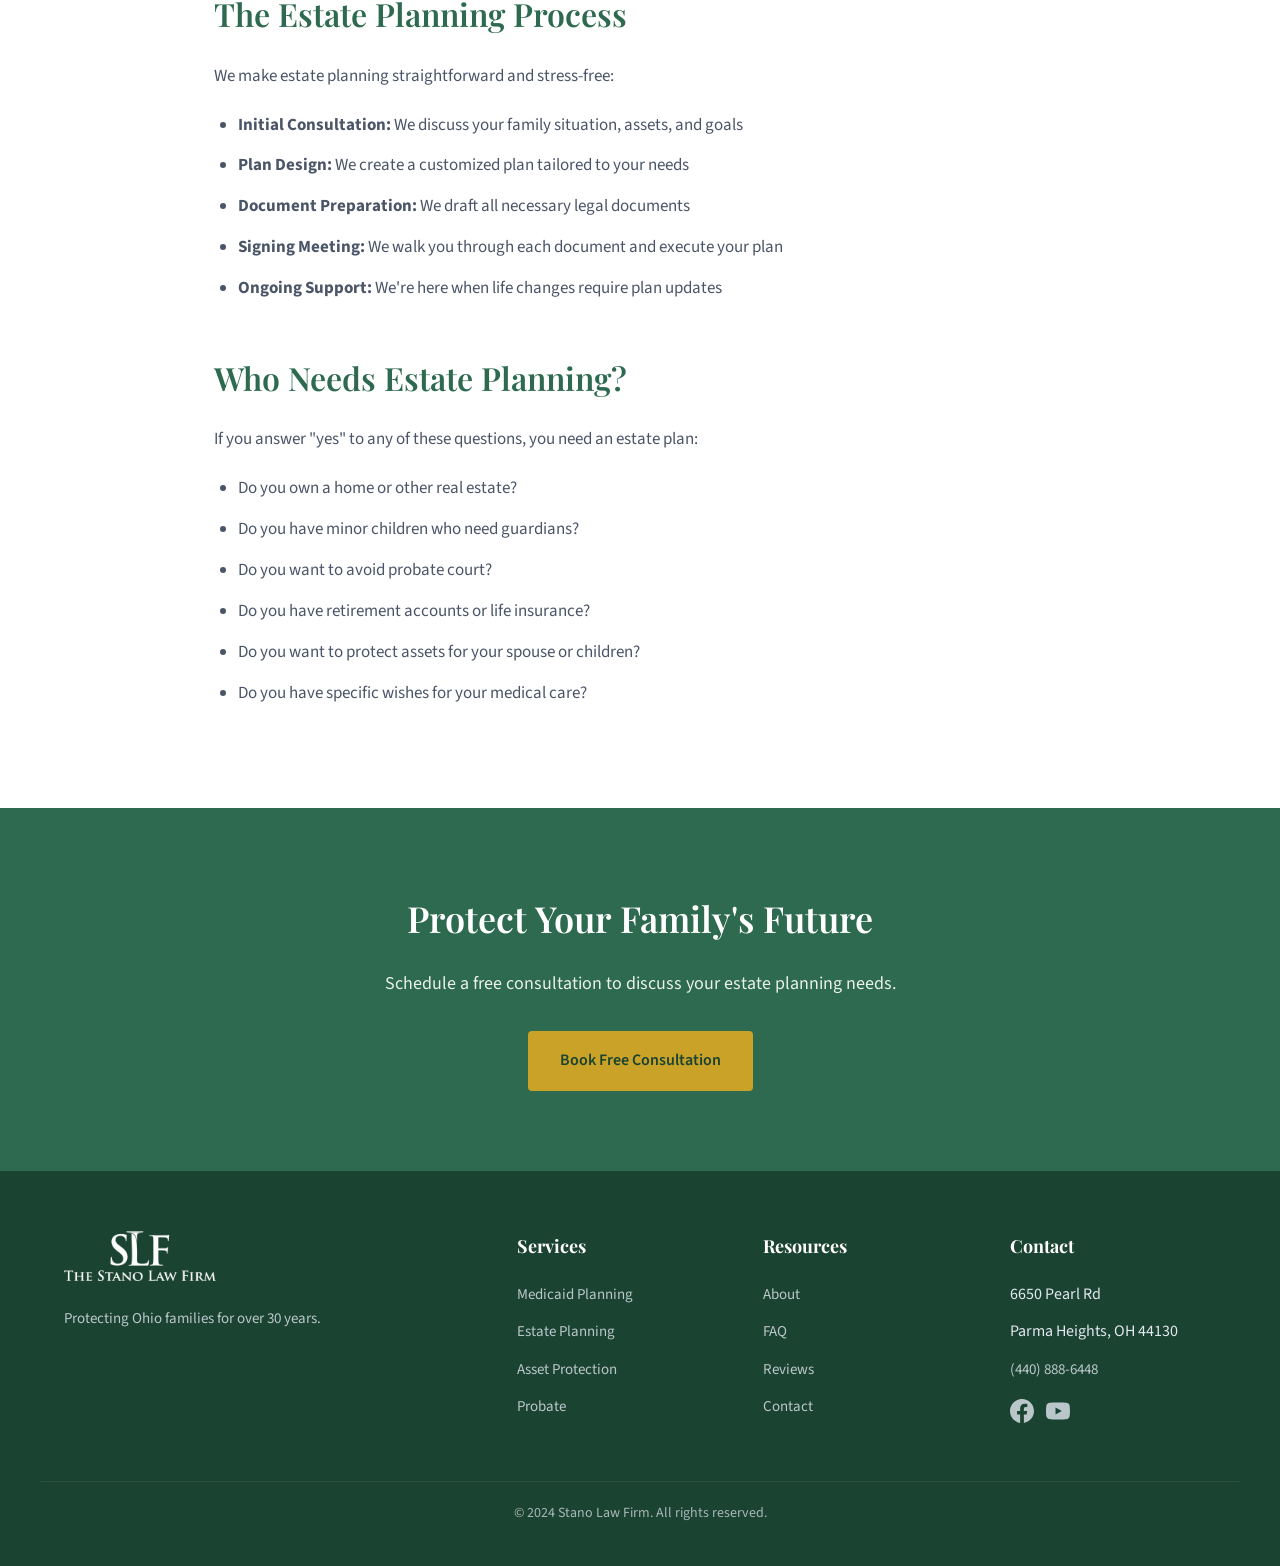
<file: estate-planning.html>
<!DOCTYPE html>
<html lang="en">
<head>
    <meta charset="UTF-8">
    <meta name="viewport" content="width=device-width, initial-scale=1.0">
    <title>Estate Planning | Stano Law Firm | Parma Heights, OH</title>
    <link rel="preconnect" href="https://fonts.googleapis.com">
    <link rel="preconnect" href="https://fonts.gstatic.com" crossorigin>
    <link href="https://fonts.googleapis.com/css2?family=Playfair+Display:wght@400;600;700&family=Source+Sans+3:wght@300;400;500;600&display=swap" rel="stylesheet">
    <style>
        :root {
            --green: #2d6a4f;
            --green-dark: #1b4332;
            --green-light: #40916c;
            --silver: #e2e8f0;
            --white: #ffffff;
            --cream: #f7fafc;
            --gold-accent: #c9a227;
            --text-dark: #1a202c;
            --text-medium: #4a5568;
        }

        html, body { overflow-x: hidden; max-width: 100vw; } * { margin: 0; padding: 0; box-sizing: border-box; } img { max-width: 100%; height: auto; }
        body { font-family: 'Source Sans 3', sans-serif; line-height: 1.7; color: var(--text-dark); }
        h1, h2, h3 { font-family: 'Playfair Display', serif; font-weight: 600; }
        a { text-decoration: none; color: inherit; }

        header { background: var(--white); border-bottom: 1px solid var(--silver); position: sticky; top: 0; z-index: 100; }
        .header-inner { max-width: 1200px; margin: 0 auto; padding: 0 24px; display: flex; justify-content: space-between; align-items: center; height: 80px; }
        .logo { display: flex; align-items: center; gap: 16px; }
        .logo img { height: 60px; }
        .logo-text { display: flex; flex-direction: column; }
        .logo-name { font-family: 'Playfair Display', serif; font-size: 24px; font-weight: 700; color: var(--green); }
        .logo-tagline { font-size: 12px; color: var(--text-medium); text-transform: uppercase; letter-spacing: 2px; }
        nav ul { display: flex; list-style: none; gap: 32px; }
        nav a { font-size: 15px; font-weight: 500; color: var(--text-medium); }
        .nav-cta { background: var(--green); color: var(--white) !important; padding: 12px 24px; border-radius: 4px; }
        .mobile-toggle { display: none; flex-direction: column; gap: 5px; cursor: pointer; padding: 10px; }
        .mobile-toggle span { width: 24px; height: 2px; background: var(--green); }

        .page-header { background: #f8f6f3; color: #1f2937; padding: 80px 0; text-align: center; }
        .page-header h1 { font-size: 48px; margin-bottom: 16px; color: #1f2937; }
        .page-header p { font-size: 20px; color: #4b5563; max-width: 700px; margin: 0 auto; }

        .content-section { padding: 80px 0; }
        .content-inner { max-width: 900px; margin: 0 auto; padding: 0 24px; }
        .content-inner h2 { font-size: 32px; color: var(--green); margin: 48px 0 20px; }
        .content-inner h2:first-child { margin-top: 0; }
        .content-inner p { color: var(--text-medium); margin-bottom: 20px; font-size: 17px; }
        .content-inner ul { margin: 20px 0 20px 24px; color: var(--text-medium); }
        .content-inner li { margin-bottom: 12px; font-size: 17px; }

        .highlight-box { background: var(--cream); border-left: 4px solid var(--gold-accent); padding: 24px 32px; margin: 32px 0; }
        .highlight-box h3 { font-size: 20px; color: var(--green); margin-bottom: 12px; }
        .highlight-box p { margin: 0; }

        .services-grid { display: grid; grid-template-columns: repeat(2, 1fr); gap: 24px; margin: 32px 0; }
        .service-item { background: var(--white); border: 1px solid var(--silver); padding: 24px; border-radius: 4px; }
        .service-item h3 { font-size: 18px; color: var(--green); margin-bottom: 8px; }
        .service-item p { margin: 0; font-size: 15px; }

        .cta { padding: 80px 0; background: var(--green); text-align: center; color: var(--white); }
        .cta h2 { font-size: 36px; margin-bottom: 20px; }
        .cta p { font-size: 18px; opacity: 0.9; margin-bottom: 32px; }
        .btn { display: inline-block; padding: 16px 32px; border-radius: 4px; font-weight: 600; font-size: 16px; }
        .btn-primary { background: var(--gold-accent); color: var(--green-dark); }

        footer { background: var(--green-dark); color: var(--silver); padding: 60px 0 40px; }
        .footer-inner { max-width: 1200px; margin: 0 auto; padding: 0 24px; display: grid; grid-template-columns: 2fr 1fr 1fr 1fr; gap: 40px; }
        .footer-title { font-family: 'Playfair Display', serif; font-size: 18px; color: var(--white); margin-bottom: 20px; }
        footer ul { list-style: none; }
        footer li { margin-bottom: 10px; }
        footer a { opacity: 0.8; font-size: 15px; }
        .footer-bottom { max-width: 1200px; margin: 40px auto 0; padding: 20px 24px 0; border-top: 1px solid rgba(255,255,255,0.1); text-align: center; font-size: 14px; opacity: 0.7; }

        @media (max-width: 768px) {
            .logo-text {
                display: none;
            }

            .logo img {
                height: 50px;
            }

            .mobile-toggle { display: flex; }
            nav { position: absolute; top: 80px; left: 0; right: 0; background: var(--white); padding: 24px; display: none; }
            nav.active { display: block; }
            nav ul { flex-direction: column; gap: 16px; }
            .services-grid { grid-template-columns: 1fr; }
            .footer-inner { grid-template-columns: 1fr; }
        }
    </style>
</head>
<body>
    <header>
        <div class="header-inner">
            <a href="index.html" class="logo">
                <img src="images/Stan-Law-Firm-Logo-Vector-Solid-Colors.png" alt="Stano Law Firm">
                <div class="logo-text">
                    <span class="logo-name">Stano Law Firm</span>
                    <span class="logo-tagline">Elder Law & Estate Planning</span>
                </div>
            </a>
            <div class="mobile-toggle" onclick="toggleNav()"><span></span><span></span><span></span></div>
            <nav id="nav">
                <ul>
                    <li><a href="about.html">About</a></li>
                    <li><a href="medicaid-planning.html">Medicaid</a></li>
                    <li><a href="estate-planning.html">Estate Planning</a></li>
                    <li><a href="asset-protection.html">Asset Protection</a></li>
                    <li><a href="reviews.html">Reviews</a></li>
                    <li><a href="contact.html" class="nav-cta">Free Consultation</a></li>
                </ul>
            </nav>
        </div>
    </header>

    <section class="page-header">
        <h1>Estate Planning</h1>
        <p>Protect your legacy and ensure your wishes are honored with comprehensive estate planning.</p>
    </section>

    <section class="content-section">
        <div class="content-inner">
            <h2>Why Estate Planning Matters</h2>
            <p>Estate planning isn't just for the wealthy—it's for anyone who wants to protect their family and ensure their wishes are respected. A comprehensive estate plan helps you control what happens to your assets, who makes decisions on your behalf, and how your loved ones are cared for.</p>
            <p>Without proper planning, your family may face costly probate proceedings, family disputes, and outcomes that don't reflect your true wishes. At Stano Law Firm, we create personalized estate plans that give you peace of mind and protect the people you love.</p>

            <div class="highlight-box">
                <h3>More Than Just a Will</h3>
                <p>A complete estate plan includes wills, trusts, powers of attorney, and healthcare directives—all working together to protect you during life and ensure your wishes are honored after.</p>
            </div>

            <h2>Our Estate Planning Services</h2>
            <div class="services-grid">
                <div class="service-item">
                    <h3>Last Will & Testament</h3>
                    <p>Clearly state how your assets should be distributed and who should care for minor children.</p>
                </div>
                <div class="service-item">
                    <h3>Revocable Living Trusts</h3>
                    <p>Avoid probate, maintain privacy, and ensure seamless asset transfer to your beneficiaries.</p>
                </div>
                <div class="service-item">
                    <h3>Powers of Attorney</h3>
                    <p>Designate someone you trust to handle financial and legal matters if you're unable to.</p>
                </div>
                <div class="service-item">
                    <h3>Healthcare Directives</h3>
                    <p>Document your medical wishes and appoint someone to make healthcare decisions for you.</p>
                </div>
                <div class="service-item">
                    <h3>Beneficiary Designations</h3>
                    <p>Ensure retirement accounts, life insurance, and other assets pass correctly to intended recipients.</p>
                </div>
                <div class="service-item">
                    <h3>Trust Administration</h3>
                    <p>Guidance for trustees on properly managing and distributing trust assets.</p>
                </div>
            </div>

            <h2>The Estate Planning Process</h2>
            <p>We make estate planning straightforward and stress-free:</p>
            <ul>
                <li><strong>Initial Consultation:</strong> We discuss your family situation, assets, and goals</li>
                <li><strong>Plan Design:</strong> We create a customized plan tailored to your needs</li>
                <li><strong>Document Preparation:</strong> We draft all necessary legal documents</li>
                <li><strong>Signing Meeting:</strong> We walk you through each document and execute your plan</li>
                <li><strong>Ongoing Support:</strong> We're here when life changes require plan updates</li>
            </ul>

            <h2>Who Needs Estate Planning?</h2>
            <p>If you answer "yes" to any of these questions, you need an estate plan:</p>
            <ul>
                <li>Do you own a home or other real estate?</li>
                <li>Do you have minor children who need guardians?</li>
                <li>Do you want to avoid probate court?</li>
                <li>Do you have retirement accounts or life insurance?</li>
                <li>Do you want to protect assets for your spouse or children?</li>
                <li>Do you have specific wishes for your medical care?</li>
            </ul>
        </div>
    </section>

    <section class="cta">
        <h2>Protect Your Family's Future</h2>
        <p>Schedule a free consultation to discuss your estate planning needs.</p>
        <a href="https://calendly.com/stanolawfirm/15min" class="btn btn-primary">Book Free Consultation</a>
    </section>

    <footer>
        <div class="footer-inner">
            <div>
                <img src="images/Stan-Law-Firm-Logo-Vector-Solid-Colors.png" alt="Stano Law" style="height: 50px; filter: brightness(0) invert(1);">
                <p style="margin-top: 16px; font-size: 15px; opacity: 0.8;">Protecting Ohio families for over 30 years.</p>
            </div>
            <div>
                <h4 class="footer-title">Services</h4>
                <ul>
                    <li><a href="medicaid-planning.html">Medicaid Planning</a></li>
                    <li><a href="estate-planning.html">Estate Planning</a></li>
                    <li><a href="asset-protection.html">Asset Protection</a></li>
                    <li><a href="probate.html">Probate</a></li>
                </ul>
            </div>
            <div>
                <h4 class="footer-title">Resources</h4>
                <ul>
                    <li><a href="about.html">About</a></li>
                    <li><a href="faq.html">FAQ</a></li>
                    <li><a href="reviews.html">Reviews</a></li>
                    <li><a href="contact.html">Contact</a></li>
                </ul>
            </div>
            <div>
                <h4 class="footer-title">Contact</h4>
                <ul>
                    <li>6650 Pearl Rd</li>
                    <li>Parma Heights, OH 44130</li>
                    <li><a href="tel:440-888-6448">(440) 888-6448</a></li>
                    <li style="margin-top: 16px; display: flex; gap: 12px;">
                        <a href="https://www.facebook.com/Stano-Law-Parma-Heights-Ohio-Elder-Law-Attorneys-63622512698" target="_blank" title="Facebook" style="opacity: 0.8;">
                            <svg width="24" height="24" fill="currentColor" viewBox="0 0 24 24"><path d="M24 12.073c0-6.627-5.373-12-12-12s-12 5.373-12 12c0 5.99 4.388 10.954 10.125 11.854v-8.385H7.078v-3.47h3.047V9.43c0-3.007 1.792-4.669 4.533-4.669 1.312 0 2.686.235 2.686.235v2.953H15.83c-1.491 0-1.956.925-1.956 1.874v2.25h3.328l-.532 3.47h-2.796v8.385C19.612 23.027 24 18.062 24 12.073z"/></svg>
                        </a>
                        <a href="https://www.youtube.com/channel/UCRPuZVCGZeEtAcb_th6Hzxw" target="_blank" title="YouTube" style="opacity: 0.8;">
                            <svg width="24" height="24" fill="currentColor" viewBox="0 0 24 24"><path d="M23.498 6.186a3.016 3.016 0 0 0-2.122-2.136C19.505 3.545 12 3.545 12 3.545s-7.505 0-9.377.505A3.017 3.017 0 0 0 .502 6.186C0 8.07 0 12 0 12s0 3.93.502 5.814a3.016 3.016 0 0 0 2.122 2.136c1.871.505 9.376.505 9.376.505s7.505 0 9.377-.505a3.015 3.015 0 0 0 2.122-2.136C24 15.93 24 12 24 12s0-3.93-.502-5.814zM9.545 15.568V8.432L15.818 12l-6.273 3.568z"/></svg>
                        </a>
                    </li>
                </ul>
            </div>
        </div>
        <div class="footer-bottom">© 2024 Stano Law Firm. All rights reserved.</div>
    </footer>

    <script>function toggleNav() { document.getElementById('nav').classList.toggle('active'); }</script>
</body>
</html>
</file>
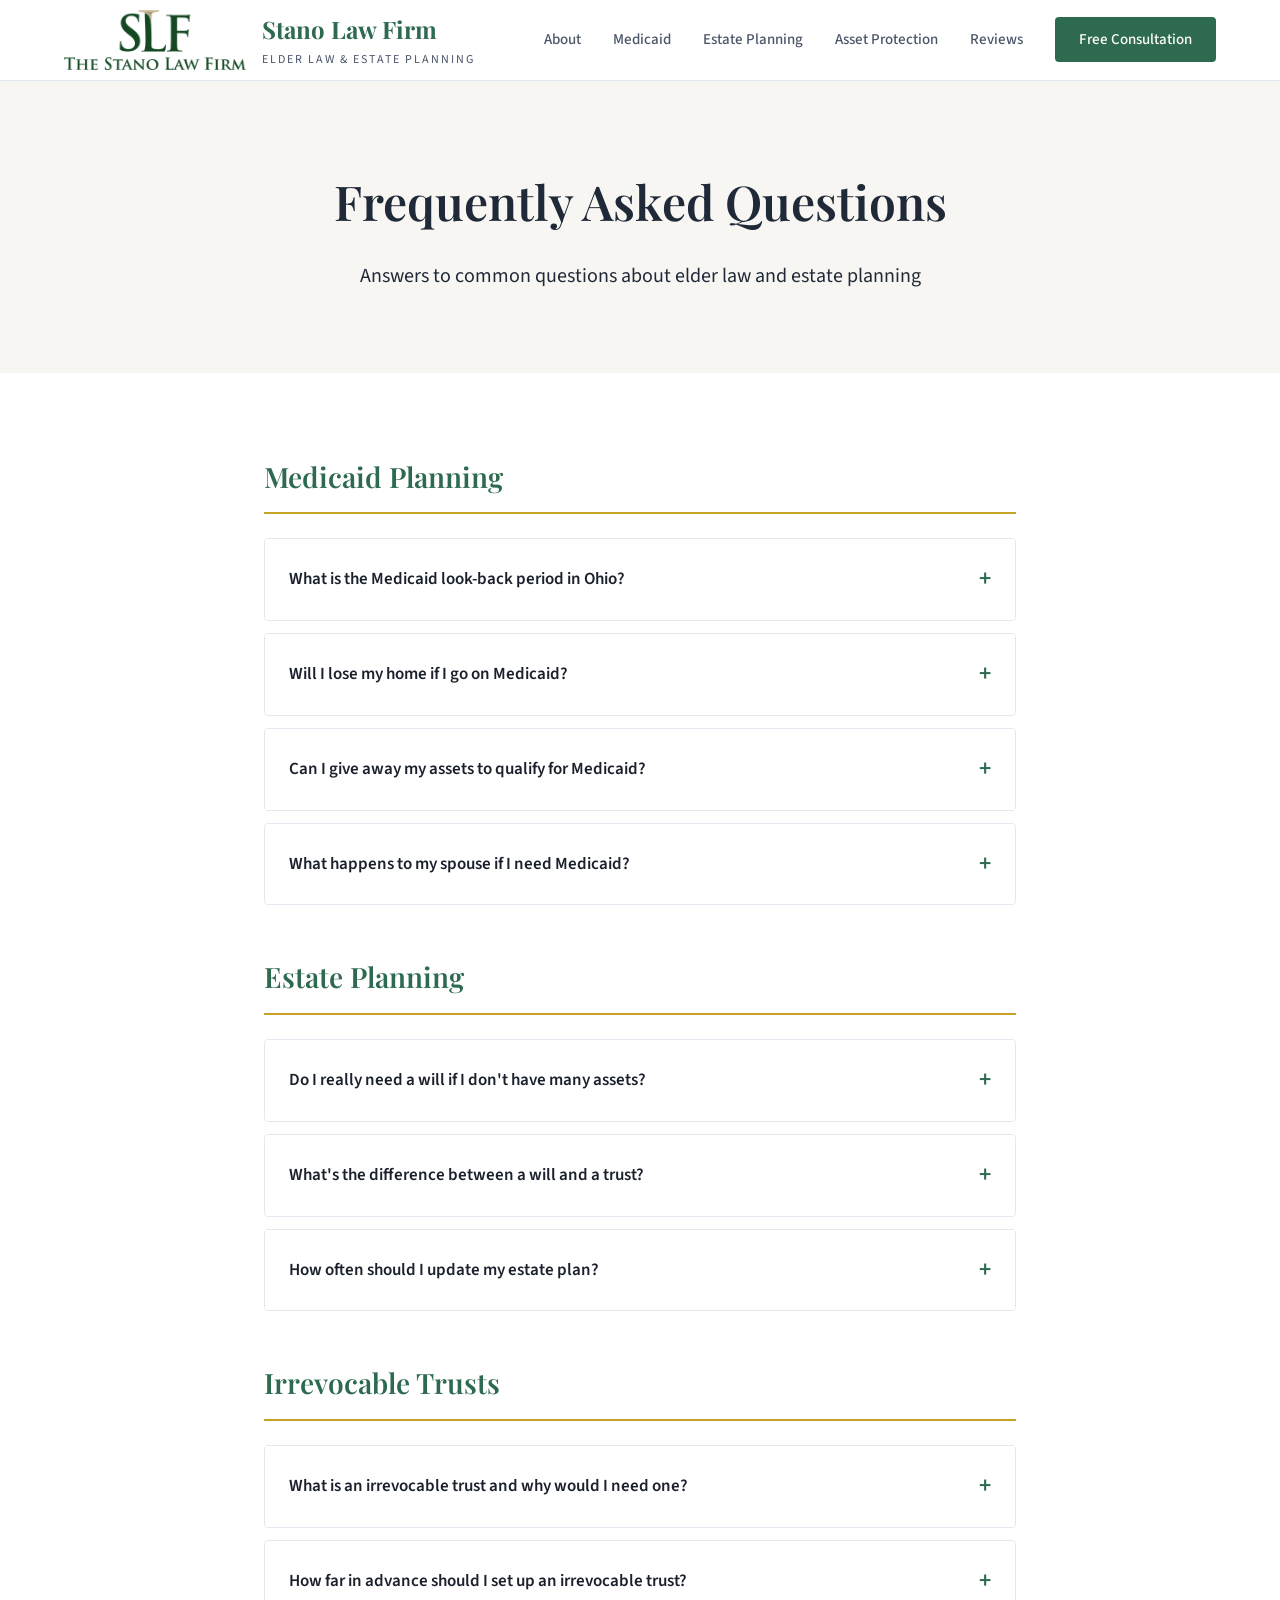
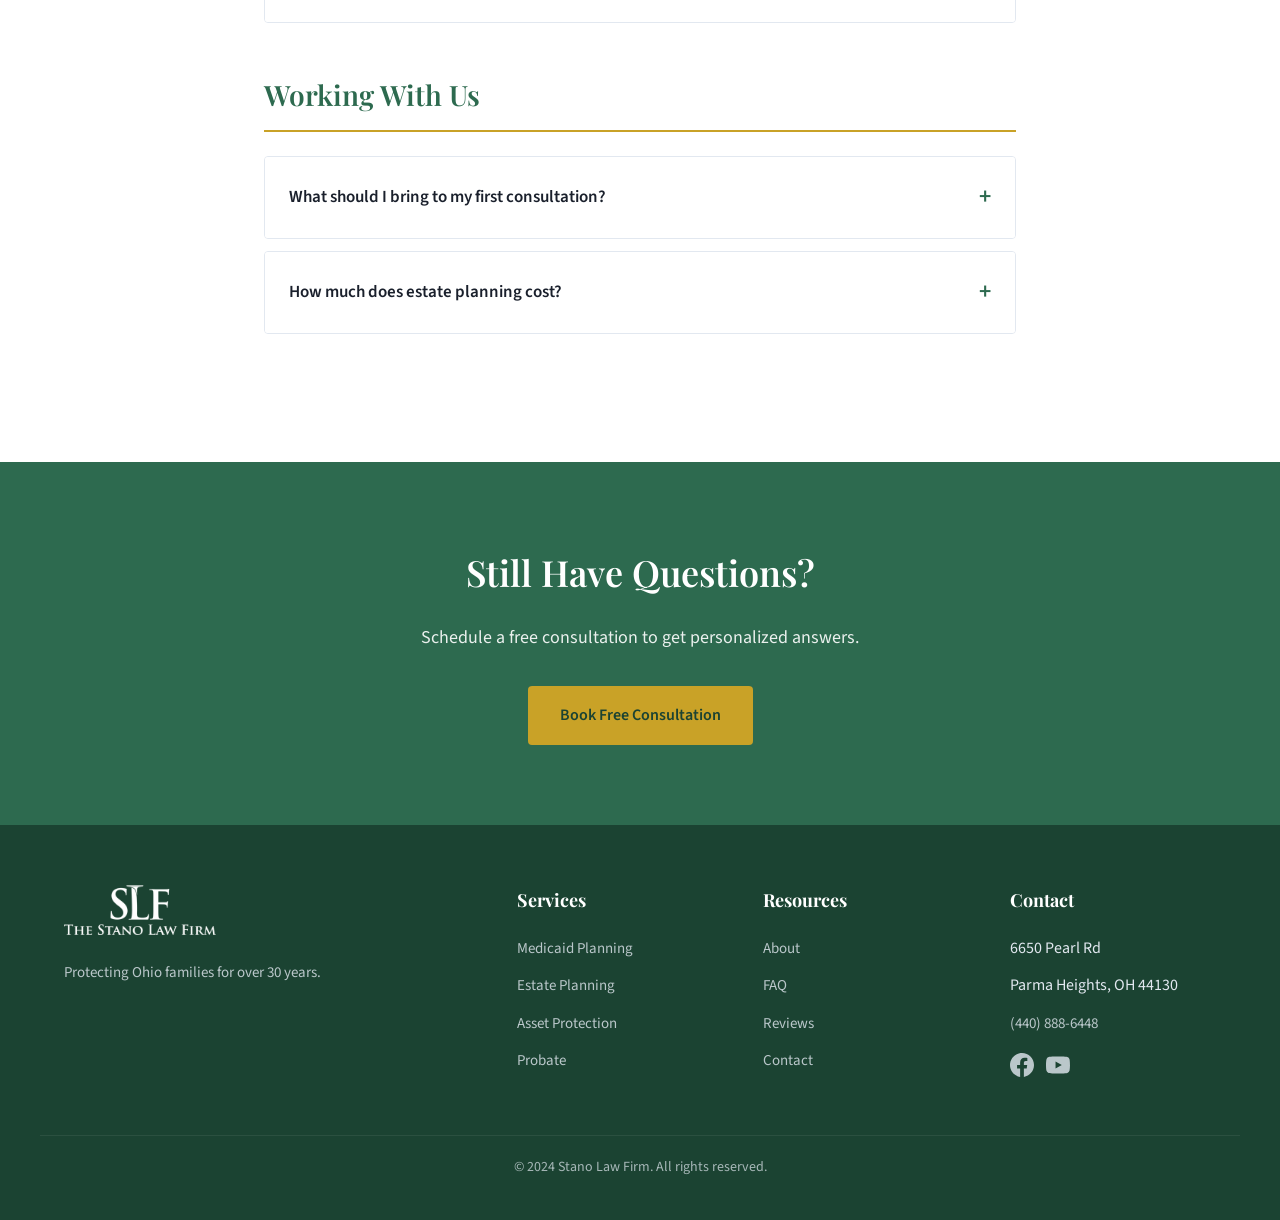
<file: faq.html>
<!DOCTYPE html>
<html lang="en">
<head>
    <meta charset="UTF-8">
    <meta name="viewport" content="width=device-width, initial-scale=1.0">
    <title>Frequently Asked Questions | Stano Law Firm | Parma Heights, OH</title>
    <link rel="preconnect" href="https://fonts.googleapis.com">
    <link rel="preconnect" href="https://fonts.gstatic.com" crossorigin>
    <link href="https://fonts.googleapis.com/css2?family=Playfair+Display:wght@400;600;700&family=Source+Sans+3:wght@300;400;500;600&display=swap" rel="stylesheet">
    <style>
        :root {
            --green: #2d6a4f;
            --green-dark: #1b4332;
            --green-light: #40916c;
            --silver: #e2e8f0;
            --white: #ffffff;
            --cream: #f7fafc;
            --gold-accent: #c9a227;
            --text-dark: #1a202c;
            --text-medium: #4a5568;
        }

        html, body { overflow-x: hidden; max-width: 100vw; } * { margin: 0; padding: 0; box-sizing: border-box; } img { max-width: 100%; height: auto; }
        body { font-family: 'Source Sans 3', sans-serif; line-height: 1.7; color: var(--text-dark); }
        h1, h2, h3 { font-family: 'Playfair Display', serif; font-weight: 600; }
        a { text-decoration: none; color: inherit; }

        header { background: var(--white); border-bottom: 1px solid var(--silver); position: sticky; top: 0; z-index: 100; }
        .header-inner { max-width: 1200px; margin: 0 auto; padding: 0 24px; display: flex; justify-content: space-between; align-items: center; height: 80px; }
        .logo { display: flex; align-items: center; gap: 16px; }
        .logo img { height: 60px; }
        .logo-text { display: flex; flex-direction: column; }
        .logo-name { font-family: 'Playfair Display', serif; font-size: 24px; font-weight: 700; color: var(--green); }
        .logo-tagline { font-size: 12px; color: var(--text-medium); text-transform: uppercase; letter-spacing: 2px; }
        nav ul { display: flex; list-style: none; gap: 32px; }
        nav a { font-size: 15px; font-weight: 500; color: var(--text-medium); }
        .nav-cta { background: var(--green); color: var(--white) !important; padding: 12px 24px; border-radius: 4px; }
        .mobile-toggle { display: none; flex-direction: column; gap: 5px; cursor: pointer; padding: 10px; }
        .mobile-toggle span { width: 24px; height: 2px; background: var(--green); }

        .page-header { background: #f8f6f3; color: #1f2937; padding: 80px 0; text-align: center; }
        .page-header h1 { font-size: 48px; margin-bottom: 16px; color: #1f2937; }
        .page-header p { font-size: 20px; color: #1f2937; }

        .faq-section { padding: 80px 0; }
        .faq-inner { max-width: 800px; margin: 0 auto; padding: 0 24px; }

        .faq-category { margin-bottom: 48px; }
        .faq-category h2 { font-size: 28px; color: var(--green); margin-bottom: 24px; padding-bottom: 12px; border-bottom: 2px solid var(--gold-accent); }

        .faq-item { border: 1px solid var(--silver); margin-bottom: 12px; border-radius: 4px; overflow: hidden; }
        .faq-question { padding: 20px 24px; background: var(--white); cursor: pointer; display: flex; justify-content: space-between; align-items: center; font-weight: 600; font-size: 17px; color: var(--text-dark); }
        .faq-question:hover { background: var(--cream); }
        .faq-question::after { content: '+'; font-size: 24px; color: var(--green); transition: transform 0.2s; }
        .faq-item.active .faq-question::after { content: '−'; }
        .faq-answer { padding: 0 24px; max-height: 0; overflow: hidden; transition: all 0.3s; background: var(--cream); }
        .faq-item.active .faq-answer { padding: 20px 24px; max-height: 500px; }
        .faq-answer p { color: var(--text-medium); margin: 0; }

        .cta { padding: 80px 0; background: var(--green); text-align: center; color: var(--white); }
        .cta h2 { font-size: 36px; margin-bottom: 20px; }
        .cta p { font-size: 18px; opacity: 0.9; margin-bottom: 32px; }
        .btn { display: inline-block; padding: 16px 32px; border-radius: 4px; font-weight: 600; font-size: 16px; }
        .btn-primary { background: var(--gold-accent); color: var(--green-dark); }

        footer { background: var(--green-dark); color: var(--silver); padding: 60px 0 40px; }
        .footer-inner { max-width: 1200px; margin: 0 auto; padding: 0 24px; display: grid; grid-template-columns: 2fr 1fr 1fr 1fr; gap: 40px; }
        .footer-title { font-family: 'Playfair Display', serif; font-size: 18px; color: var(--white); margin-bottom: 20px; }
        footer ul { list-style: none; }
        footer li { margin-bottom: 10px; }
        footer a { opacity: 0.8; font-size: 15px; }
        .footer-bottom { max-width: 1200px; margin: 40px auto 0; padding: 20px 24px 0; border-top: 1px solid rgba(255,255,255,0.1); text-align: center; font-size: 14px; opacity: 0.7; }

        @media (max-width: 768px) {
            .logo-text {
                display: none;
            }

            .logo img {
                height: 50px;
            }

            .mobile-toggle { display: flex; }
            nav { position: absolute; top: 80px; left: 0; right: 0; background: var(--white); padding: 24px; display: none; }
            nav.active { display: block; }
            nav ul { flex-direction: column; gap: 16px; }
            .footer-inner { grid-template-columns: 1fr; }
        }
    </style>
</head>
<body>
    <header>
        <div class="header-inner">
            <a href="index.html" class="logo">
                <img src="images/Stan-Law-Firm-Logo-Vector-Solid-Colors.png" alt="Stano Law Firm">
                <div class="logo-text">
                    <span class="logo-name">Stano Law Firm</span>
                    <span class="logo-tagline">Elder Law & Estate Planning</span>
                </div>
            </a>
            <div class="mobile-toggle" onclick="toggleNav()"><span></span><span></span><span></span></div>
            <nav id="nav">
                <ul>
                    <li><a href="about.html">About</a></li>
                    <li><a href="medicaid-planning.html">Medicaid</a></li>
                    <li><a href="estate-planning.html">Estate Planning</a></li>
                    <li><a href="asset-protection.html">Asset Protection</a></li>
                    <li><a href="reviews.html">Reviews</a></li>
                    <li><a href="contact.html" class="nav-cta">Free Consultation</a></li>
                </ul>
            </nav>
        </div>
    </header>

    <section class="page-header">
        <h1>Frequently Asked Questions</h1>
        <p>Answers to common questions about elder law and estate planning</p>
    </section>

    <section class="faq-section">
        <div class="faq-inner">
            <div class="faq-category">
                <h2>Medicaid Planning</h2>
                
                <div class="faq-item">
                    <div class="faq-question">What is the Medicaid look-back period in Ohio?</div>
                    <div class="faq-answer">
                        <p>Ohio has a 5-year (60-month) look-back period for Medicaid applications. This means any asset transfers made within 5 years of applying for Medicaid can result in a penalty period during which you won't receive benefits. Planning ahead is crucial to maximize your options.</p>
                    </div>
                </div>

                <div class="faq-item">
                    <div class="faq-question">Will I lose my home if I go on Medicaid?</div>
                    <div class="faq-answer">
                        <p>Not necessarily. Your home is generally exempt while you're living there, and there are protections if your spouse continues to live there. However, Medicaid can place a lien on your home and seek recovery after your death. Proper planning can help protect your home for your heirs.</p>
                    </div>
                </div>

                <div class="faq-item">
                    <div class="faq-question">Can I give away my assets to qualify for Medicaid?</div>
                    <div class="faq-answer">
                        <p>Simply giving away assets can result in penalties and may not be the best strategy. However, there are legal planning techniques that can help protect assets while maintaining Medicaid eligibility. Working with an experienced elder law attorney is essential to navigate these complex rules.</p>
                    </div>
                </div>

                <div class="faq-item">
                    <div class="faq-question">What happens to my spouse if I need Medicaid?</div>
                    <div class="faq-answer">
                        <p>Ohio has protections to prevent spousal impoverishment. The "community spouse" can keep certain assets and income while the other spouse receives Medicaid benefits. We can help maximize what your spouse retains while still qualifying for benefits.</p>
                    </div>
                </div>
            </div>

            <div class="faq-category">
                <h2>Estate Planning</h2>
                
                <div class="faq-item">
                    <div class="faq-question">Do I really need a will if I don't have many assets?</div>
                    <div class="faq-answer">
                        <p>Yes! A will isn't just about distributing assets—it also names guardians for minor children, designates who handles your affairs, and ensures your wishes are followed. Without a will, Ohio law determines who gets your assets, which may not match your wishes.</p>
                    </div>
                </div>

                <div class="faq-item">
                    <div class="faq-question">What's the difference between a will and a trust?</div>
                    <div class="faq-answer">
                        <p>A will goes through probate court after your death, which is public and can take months. A trust avoids probate, keeps your affairs private, and can provide more control over how and when assets are distributed. Trusts can also help with incapacity planning during your lifetime.</p>
                    </div>
                </div>

                <div class="faq-item">
                    <div class="faq-question">How often should I update my estate plan?</div>
                    <div class="faq-answer">
                        <p>Review your estate plan every 3-5 years or after major life events: marriage, divorce, births, deaths, significant asset changes, or moves to a new state. Laws also change, so periodic reviews ensure your plan remains effective.</p>
                    </div>
                </div>
            </div>

            <div class="faq-category">
                <h2>Irrevocable Trusts</h2>
                
                <div class="faq-item">
                    <div class="faq-question">What is an irrevocable trust and why would I need one?</div>
                    <div class="faq-answer">
                        <p>An irrevocable trust is a legal arrangement where you transfer assets out of your name for protection. Once established, the assets are generally protected from nursing home costs, lawsuits, and creditors. It's one of the most effective asset protection strategies available.</p>
                    </div>
                </div>

                <div class="faq-item">
                    <div class="faq-question">How far in advance should I set up an irrevocable trust?</div>
                    <div class="faq-answer">
                        <p>The earlier the better. Medicaid has a 5-year look-back period, so assets transferred to an irrevocable trust need time to "age" before they're fully protected. However, even if you're facing an immediate need, there may still be planning options available.</p>
                    </div>
                </div>
            </div>

            <div class="faq-category">
                <h2>Working With Us</h2>
                
                <div class="faq-item">
                    <div class="faq-question">What should I bring to my first consultation?</div>
                    <div class="faq-answer">
                        <p>Bring any existing estate planning documents (wills, trusts, powers of attorney), recent financial statements, information about your assets and debts, and a list of questions or concerns. Don't worry if you don't have everything—we can work with what you have.</p>
                    </div>
                </div>

                <div class="faq-item">
                    <div class="faq-question">How much does estate planning cost?</div>
                    <div class="faq-answer">
                        <p>Costs vary depending on your needs and the complexity of your situation. We provide clear, upfront pricing after understanding your goals. Many clients find that the cost of proper planning is far less than the cost of not planning—in both money and family stress.</p>
                    </div>
                </div>
            </div>
        </div>
    </section>

    <section class="cta">
        <h2>Still Have Questions?</h2>
        <p>Schedule a free consultation to get personalized answers.</p>
        <a href="https://calendly.com/stanolawfirm/15min" class="btn btn-primary">Book Free Consultation</a>
    </section>

    <footer>
        <div class="footer-inner">
            <div>
                <img src="images/Stan-Law-Firm-Logo-Vector-Solid-Colors.png" alt="Stano Law" style="height: 50px; filter: brightness(0) invert(1);">
                <p style="margin-top: 16px; font-size: 15px; opacity: 0.8;">Protecting Ohio families for over 30 years.</p>
            </div>
            <div>
                <h4 class="footer-title">Services</h4>
                <ul>
                    <li><a href="medicaid-planning.html">Medicaid Planning</a></li>
                    <li><a href="estate-planning.html">Estate Planning</a></li>
                    <li><a href="asset-protection.html">Asset Protection</a></li>
                    <li><a href="probate.html">Probate</a></li>
                </ul>
            </div>
            <div>
                <h4 class="footer-title">Resources</h4>
                <ul>
                    <li><a href="about.html">About</a></li>
                    <li><a href="faq.html">FAQ</a></li>
                    <li><a href="reviews.html">Reviews</a></li>
                    <li><a href="contact.html">Contact</a></li>
                </ul>
            </div>
            <div>
                <h4 class="footer-title">Contact</h4>
                <ul>
                    <li>6650 Pearl Rd</li>
                    <li>Parma Heights, OH 44130</li>
                    <li><a href="tel:440-888-6448">(440) 888-6448</a></li>
                    <li style="margin-top: 16px; display: flex; gap: 12px;">
                        <a href="https://www.facebook.com/Stano-Law-Parma-Heights-Ohio-Elder-Law-Attorneys-63622512698" target="_blank" title="Facebook" style="opacity: 0.8;">
                            <svg width="24" height="24" fill="currentColor" viewBox="0 0 24 24"><path d="M24 12.073c0-6.627-5.373-12-12-12s-12 5.373-12 12c0 5.99 4.388 10.954 10.125 11.854v-8.385H7.078v-3.47h3.047V9.43c0-3.007 1.792-4.669 4.533-4.669 1.312 0 2.686.235 2.686.235v2.953H15.83c-1.491 0-1.956.925-1.956 1.874v2.25h3.328l-.532 3.47h-2.796v8.385C19.612 23.027 24 18.062 24 12.073z"/></svg>
                        </a>
                        <a href="https://www.youtube.com/channel/UCRPuZVCGZeEtAcb_th6Hzxw" target="_blank" title="YouTube" style="opacity: 0.8;">
                            <svg width="24" height="24" fill="currentColor" viewBox="0 0 24 24"><path d="M23.498 6.186a3.016 3.016 0 0 0-2.122-2.136C19.505 3.545 12 3.545 12 3.545s-7.505 0-9.377.505A3.017 3.017 0 0 0 .502 6.186C0 8.07 0 12 0 12s0 3.93.502 5.814a3.016 3.016 0 0 0 2.122 2.136c1.871.505 9.376.505 9.376.505s7.505 0 9.377-.505a3.015 3.015 0 0 0 2.122-2.136C24 15.93 24 12 24 12s0-3.93-.502-5.814zM9.545 15.568V8.432L15.818 12l-6.273 3.568z"/></svg>
                        </a>
                    </li>
                </ul>
            </div>
        </div>
        <div class="footer-bottom">© 2024 Stano Law Firm. All rights reserved.</div>
    </footer>

    <script>
        function toggleNav() { document.getElementById('nav').classList.toggle('active'); }
        
        document.querySelectorAll('.faq-question').forEach(question => {
            question.addEventListener('click', () => {
                const item = question.parentElement;
                item.classList.toggle('active');
            });
        });
    </script>
</body>
</html>
</file>
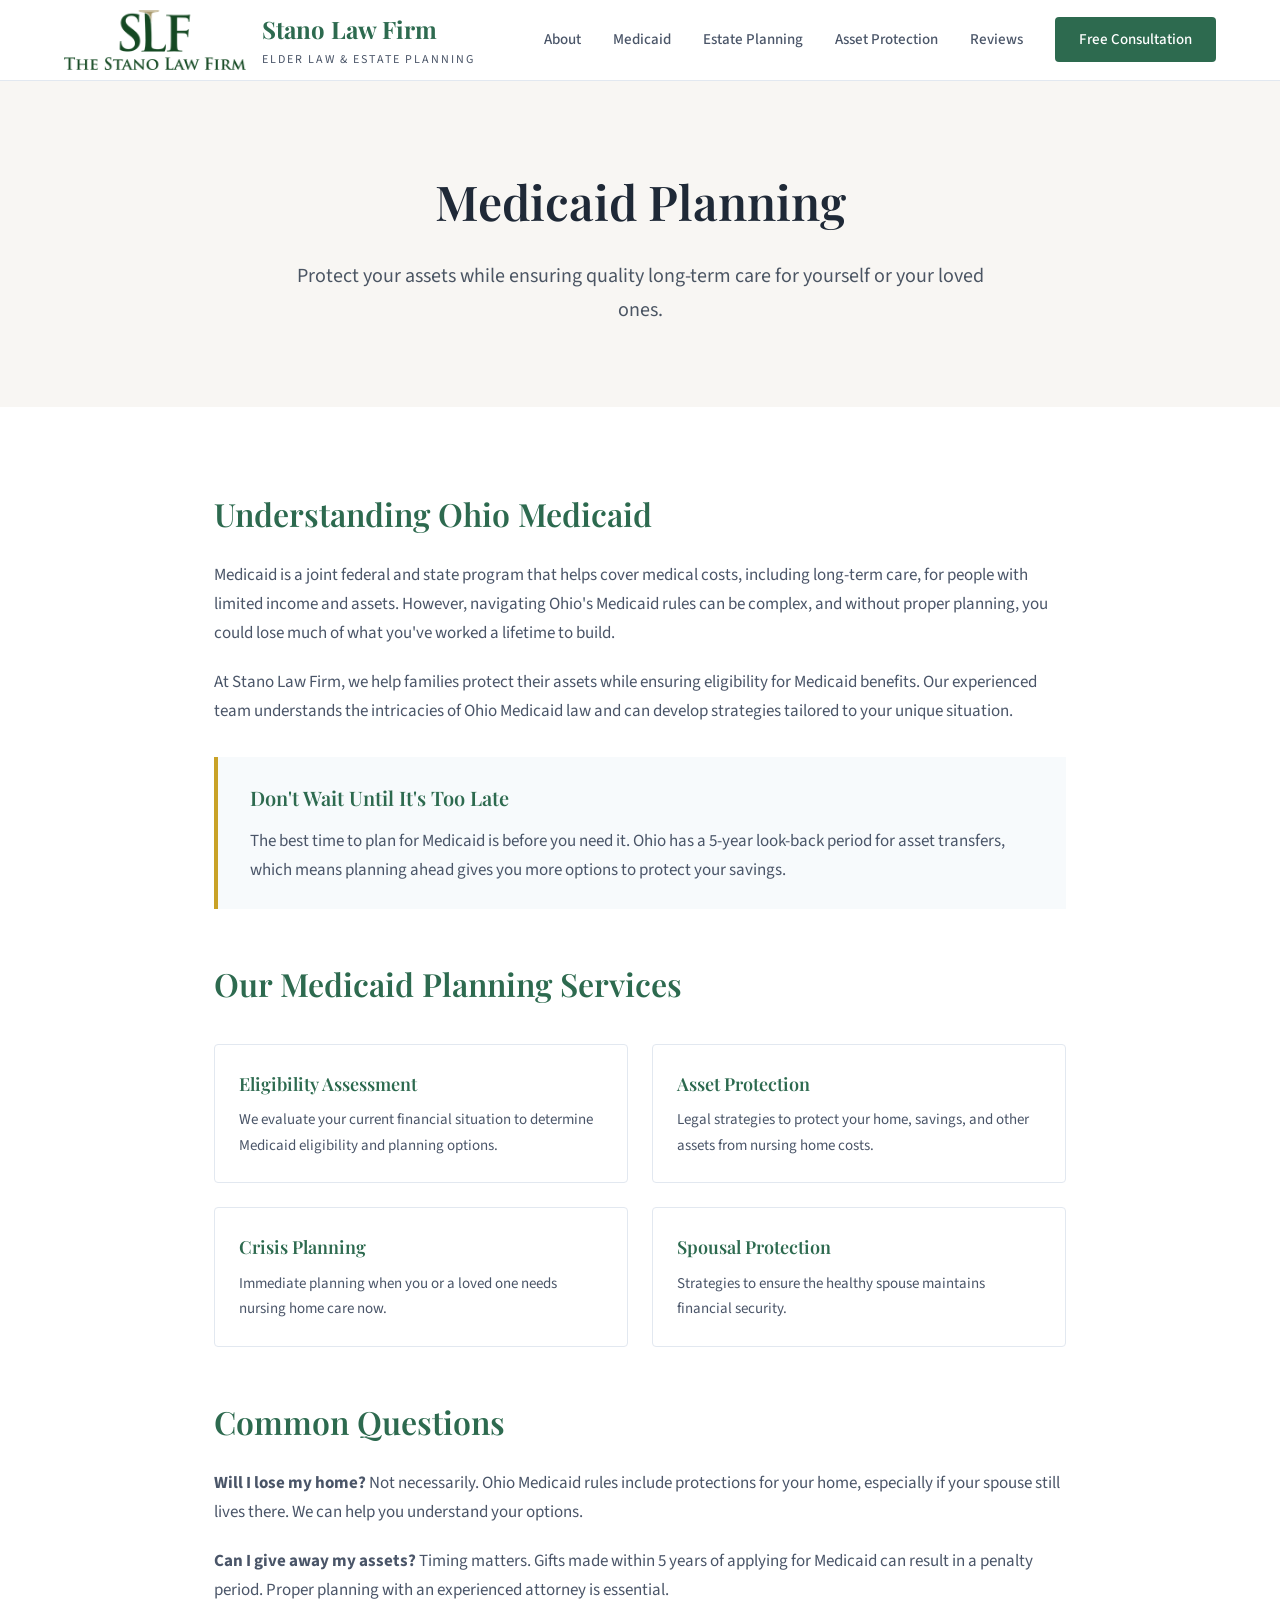
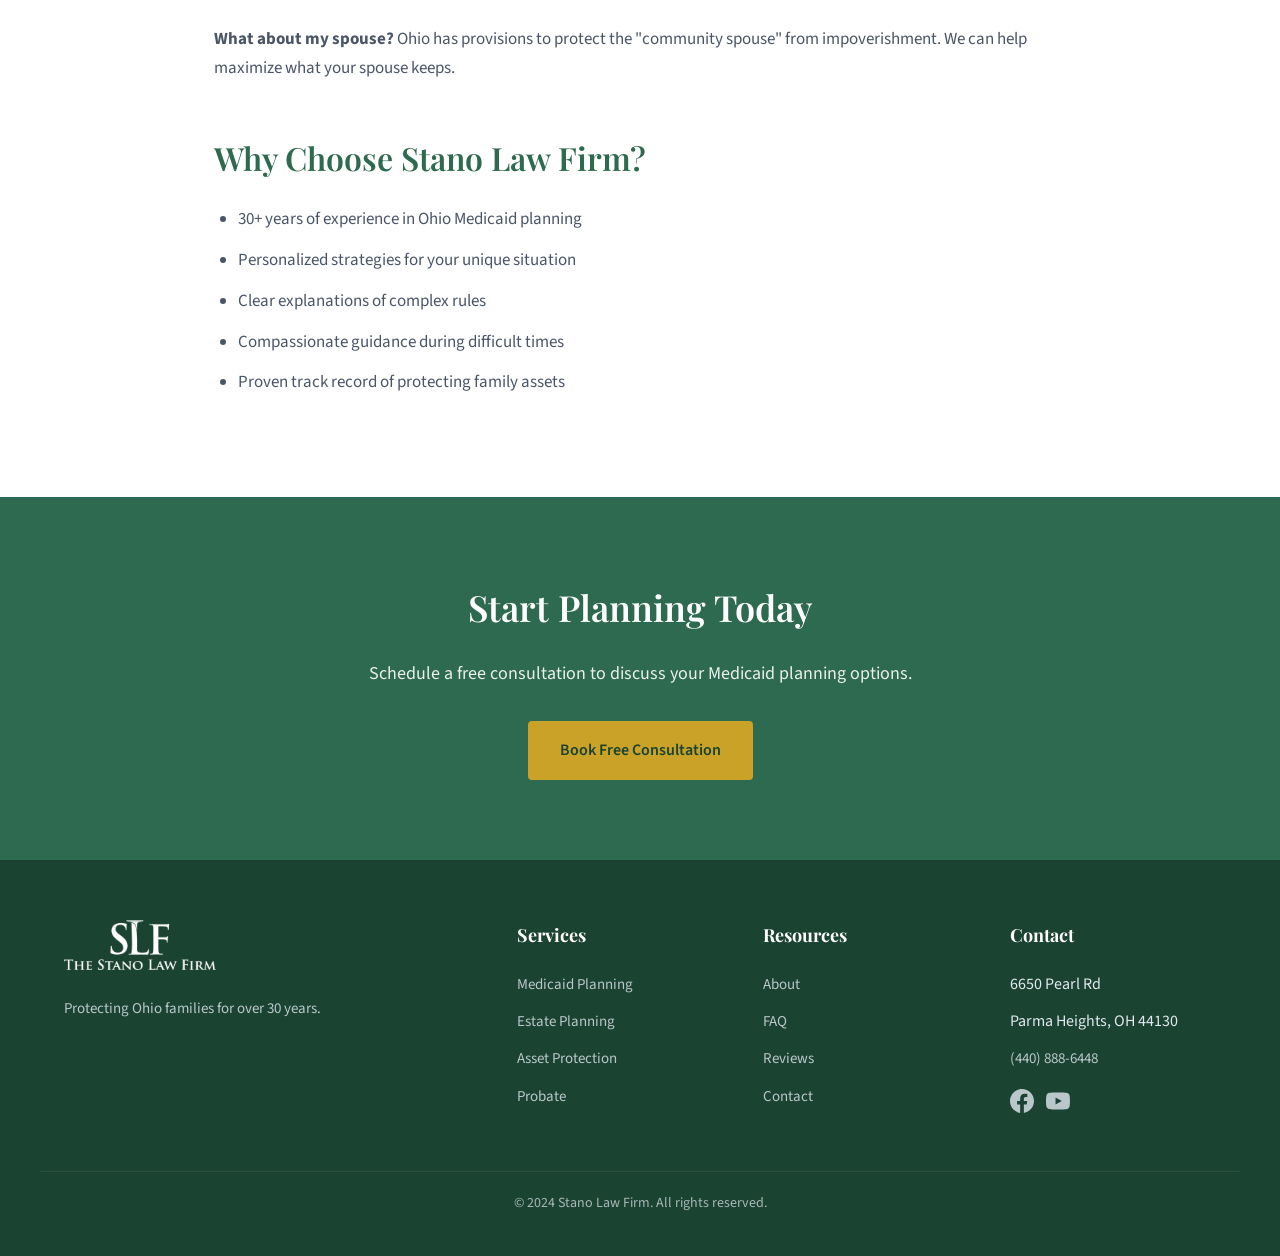
<file: medicaid-planning.html>
<!DOCTYPE html>
<html lang="en">
<head>
    <meta charset="UTF-8">
    <meta name="viewport" content="width=device-width, initial-scale=1.0">
    <title>Medicaid Planning | Stano Law Firm | Parma Heights, OH</title>
    <link rel="preconnect" href="https://fonts.googleapis.com">
    <link rel="preconnect" href="https://fonts.gstatic.com" crossorigin>
    <link href="https://fonts.googleapis.com/css2?family=Playfair+Display:wght@400;600;700&family=Source+Sans+3:wght@300;400;500;600&display=swap" rel="stylesheet">
    <style>
        :root {
            --green: #2d6a4f;
            --green-dark: #1b4332;
            --green-light: #40916c;
            --silver: #e2e8f0;
            --white: #ffffff;
            --cream: #f7fafc;
            --gold-accent: #c9a227;
            --text-dark: #1a202c;
            --text-medium: #4a5568;
        }

        html, body { overflow-x: hidden; max-width: 100vw; } * { margin: 0; padding: 0; box-sizing: border-box; } img { max-width: 100%; height: auto; }
        body { font-family: 'Source Sans 3', sans-serif; line-height: 1.7; color: var(--text-dark); }
        h1, h2, h3 { font-family: 'Playfair Display', serif; font-weight: 600; }
        a { text-decoration: none; color: inherit; }

        header { background: var(--white); border-bottom: 1px solid var(--silver); position: sticky; top: 0; z-index: 100; }
        .header-inner { max-width: 1200px; margin: 0 auto; padding: 0 24px; display: flex; justify-content: space-between; align-items: center; height: 80px; }
        .logo { display: flex; align-items: center; gap: 16px; }
        .logo img { height: 60px; }
        .logo-text { display: flex; flex-direction: column; }
        .logo-name { font-family: 'Playfair Display', serif; font-size: 24px; font-weight: 700; color: var(--green); }
        .logo-tagline { font-size: 12px; color: var(--text-medium); text-transform: uppercase; letter-spacing: 2px; }
        nav ul { display: flex; list-style: none; gap: 32px; }
        nav a { font-size: 15px; font-weight: 500; color: var(--text-medium); }
        .nav-cta { background: var(--green); color: var(--white) !important; padding: 12px 24px; border-radius: 4px; }
        .mobile-toggle { display: none; flex-direction: column; gap: 5px; cursor: pointer; padding: 10px; }
        .mobile-toggle span { width: 24px; height: 2px; background: var(--green); }

        .page-header { background: #f8f6f3; color: #1f2937; padding: 80px 0; text-align: center; }
        .page-header h1 { font-size: 48px; margin-bottom: 16px; color: #1f2937; }
        .page-header p { font-size: 20px; color: #4b5563; max-width: 700px; margin: 0 auto; }

        .content-section { padding: 80px 0; }
        .content-inner { max-width: 900px; margin: 0 auto; padding: 0 24px; }
        .content-inner h2 { font-size: 32px; color: var(--green); margin: 48px 0 20px; }
        .content-inner h2:first-child { margin-top: 0; }
        .content-inner p { color: var(--text-medium); margin-bottom: 20px; font-size: 17px; }
        .content-inner ul { margin: 20px 0 20px 24px; color: var(--text-medium); }
        .content-inner li { margin-bottom: 12px; font-size: 17px; }

        .highlight-box { background: var(--cream); border-left: 4px solid var(--gold-accent); padding: 24px 32px; margin: 32px 0; }
        .highlight-box h3 { font-size: 20px; color: var(--green); margin-bottom: 12px; }
        .highlight-box p { margin: 0; }

        .services-grid { display: grid; grid-template-columns: repeat(2, 1fr); gap: 24px; margin: 32px 0; }
        .service-item { background: var(--white); border: 1px solid var(--silver); padding: 24px; border-radius: 4px; }
        .service-item h3 { font-size: 18px; color: var(--green); margin-bottom: 8px; }
        .service-item p { margin: 0; font-size: 15px; }

        .cta { padding: 80px 0; background: var(--green); text-align: center; color: var(--white); }
        .cta h2 { font-size: 36px; margin-bottom: 20px; }
        .cta p { font-size: 18px; opacity: 0.9; margin-bottom: 32px; }
        .btn { display: inline-block; padding: 16px 32px; border-radius: 4px; font-weight: 600; font-size: 16px; }
        .btn-primary { background: var(--gold-accent); color: var(--green-dark); }

        footer { background: var(--green-dark); color: var(--silver); padding: 60px 0 40px; }
        .footer-inner { max-width: 1200px; margin: 0 auto; padding: 0 24px; display: grid; grid-template-columns: 2fr 1fr 1fr 1fr; gap: 40px; }
        .footer-title { font-family: 'Playfair Display', serif; font-size: 18px; color: var(--white); margin-bottom: 20px; }
        footer ul { list-style: none; }
        footer li { margin-bottom: 10px; }
        footer a { opacity: 0.8; font-size: 15px; }
        .footer-bottom { max-width: 1200px; margin: 40px auto 0; padding: 20px 24px 0; border-top: 1px solid rgba(255,255,255,0.1); text-align: center; font-size: 14px; opacity: 0.7; }

        @media (max-width: 768px) {
            .logo-text {
                display: none;
            }

            .logo img {
                height: 50px;
            }

            .mobile-toggle { display: flex; }
            nav { position: absolute; top: 80px; left: 0; right: 0; background: var(--white); padding: 24px; display: none; }
            nav.active { display: block; }
            nav ul { flex-direction: column; gap: 16px; }
            .services-grid { grid-template-columns: 1fr; }
            .footer-inner { grid-template-columns: 1fr; }
        }
    </style>
</head>
<body>
    <header>
        <div class="header-inner">
            <a href="index.html" class="logo">
                <img src="images/Stan-Law-Firm-Logo-Vector-Solid-Colors.png" alt="Stano Law Firm">
                <div class="logo-text">
                    <span class="logo-name">Stano Law Firm</span>
                    <span class="logo-tagline">Elder Law & Estate Planning</span>
                </div>
            </a>
            <div class="mobile-toggle" onclick="toggleNav()"><span></span><span></span><span></span></div>
            <nav id="nav">
                <ul>
                    <li><a href="about.html">About</a></li>
                    <li><a href="medicaid-planning.html">Medicaid</a></li>
                    <li><a href="estate-planning.html">Estate Planning</a></li>
                    <li><a href="asset-protection.html">Asset Protection</a></li>
                    <li><a href="reviews.html">Reviews</a></li>
                    <li><a href="contact.html" class="nav-cta">Free Consultation</a></li>
                </ul>
            </nav>
        </div>
    </header>

    <section class="page-header">
        <h1>Medicaid Planning</h1>
        <p>Protect your assets while ensuring quality long-term care for yourself or your loved ones.</p>
    </section>

    <section class="content-section">
        <div class="content-inner">
            <h2>Understanding Ohio Medicaid</h2>
            <p>Medicaid is a joint federal and state program that helps cover medical costs, including long-term care, for people with limited income and assets. However, navigating Ohio's Medicaid rules can be complex, and without proper planning, you could lose much of what you've worked a lifetime to build.</p>
            <p>At Stano Law Firm, we help families protect their assets while ensuring eligibility for Medicaid benefits. Our experienced team understands the intricacies of Ohio Medicaid law and can develop strategies tailored to your unique situation.</p>

            <div class="highlight-box">
                <h3>Don't Wait Until It's Too Late</h3>
                <p>The best time to plan for Medicaid is before you need it. Ohio has a 5-year look-back period for asset transfers, which means planning ahead gives you more options to protect your savings.</p>
            </div>

            <h2>Our Medicaid Planning Services</h2>
            <div class="services-grid">
                <div class="service-item">
                    <h3>Eligibility Assessment</h3>
                    <p>We evaluate your current financial situation to determine Medicaid eligibility and planning options.</p>
                </div>
                <div class="service-item">
                    <h3>Asset Protection</h3>
                    <p>Legal strategies to protect your home, savings, and other assets from nursing home costs.</p>
                </div>
                <div class="service-item">
                    <h3>Crisis Planning</h3>
                    <p>Immediate planning when you or a loved one needs nursing home care now.</p>
                </div>
                <div class="service-item">
                    <h3>Spousal Protection</h3>
                    <p>Strategies to ensure the healthy spouse maintains financial security.</p>
                </div>
            </div>

            <h2>Common Questions</h2>
            <p><strong>Will I lose my home?</strong> Not necessarily. Ohio Medicaid rules include protections for your home, especially if your spouse still lives there. We can help you understand your options.</p>
            <p><strong>Can I give away my assets?</strong> Timing matters. Gifts made within 5 years of applying for Medicaid can result in a penalty period. Proper planning with an experienced attorney is essential.</p>
            <p><strong>What about my spouse?</strong> Ohio has provisions to protect the "community spouse" from impoverishment. We can help maximize what your spouse keeps.</p>

            <h2>Why Choose Stano Law Firm?</h2>
            <ul>
                <li>30+ years of experience in Ohio Medicaid planning</li>
                <li>Personalized strategies for your unique situation</li>
                <li>Clear explanations of complex rules</li>
                <li>Compassionate guidance during difficult times</li>
                <li>Proven track record of protecting family assets</li>
            </ul>
        </div>
    </section>

    <section class="cta">
        <h2>Start Planning Today</h2>
        <p>Schedule a free consultation to discuss your Medicaid planning options.</p>
        <a href="https://calendly.com/stanolawfirm/15min" class="btn btn-primary">Book Free Consultation</a>
    </section>

    <footer>
        <div class="footer-inner">
            <div>
                <img src="images/Stan-Law-Firm-Logo-Vector-Solid-Colors.png" alt="Stano Law" style="height: 50px; filter: brightness(0) invert(1);">
                <p style="margin-top: 16px; font-size: 15px; opacity: 0.8;">Protecting Ohio families for over 30 years.</p>
            </div>
            <div>
                <h4 class="footer-title">Services</h4>
                <ul>
                    <li><a href="medicaid-planning.html">Medicaid Planning</a></li>
                    <li><a href="estate-planning.html">Estate Planning</a></li>
                    <li><a href="asset-protection.html">Asset Protection</a></li>
                    <li><a href="probate.html">Probate</a></li>
                </ul>
            </div>
            <div>
                <h4 class="footer-title">Resources</h4>
                <ul>
                    <li><a href="about.html">About</a></li>
                    <li><a href="faq.html">FAQ</a></li>
                    <li><a href="reviews.html">Reviews</a></li>
                    <li><a href="contact.html">Contact</a></li>
                </ul>
            </div>
            <div>
                <h4 class="footer-title">Contact</h4>
                <ul>
                    <li>6650 Pearl Rd</li>
                    <li>Parma Heights, OH 44130</li>
                    <li><a href="tel:440-888-6448">(440) 888-6448</a></li>
                    <li style="margin-top: 16px; display: flex; gap: 12px;">
                        <a href="https://www.facebook.com/Stano-Law-Parma-Heights-Ohio-Elder-Law-Attorneys-63622512698" target="_blank" title="Facebook" style="opacity: 0.8;">
                            <svg width="24" height="24" fill="currentColor" viewBox="0 0 24 24"><path d="M24 12.073c0-6.627-5.373-12-12-12s-12 5.373-12 12c0 5.99 4.388 10.954 10.125 11.854v-8.385H7.078v-3.47h3.047V9.43c0-3.007 1.792-4.669 4.533-4.669 1.312 0 2.686.235 2.686.235v2.953H15.83c-1.491 0-1.956.925-1.956 1.874v2.25h3.328l-.532 3.47h-2.796v8.385C19.612 23.027 24 18.062 24 12.073z"/></svg>
                        </a>
                        <a href="https://www.youtube.com/channel/UCRPuZVCGZeEtAcb_th6Hzxw" target="_blank" title="YouTube" style="opacity: 0.8;">
                            <svg width="24" height="24" fill="currentColor" viewBox="0 0 24 24"><path d="M23.498 6.186a3.016 3.016 0 0 0-2.122-2.136C19.505 3.545 12 3.545 12 3.545s-7.505 0-9.377.505A3.017 3.017 0 0 0 .502 6.186C0 8.07 0 12 0 12s0 3.93.502 5.814a3.016 3.016 0 0 0 2.122 2.136c1.871.505 9.376.505 9.376.505s7.505 0 9.377-.505a3.015 3.015 0 0 0 2.122-2.136C24 15.93 24 12 24 12s0-3.93-.502-5.814zM9.545 15.568V8.432L15.818 12l-6.273 3.568z"/></svg>
                        </a>
                    </li>
                </ul>
            </div>
        </div>
        <div class="footer-bottom">© 2024 Stano Law Firm. All rights reserved.</div>
    </footer>

    <script>function toggleNav() { document.getElementById('nav').classList.toggle('active'); }</script>
</body>
</html>
</file>
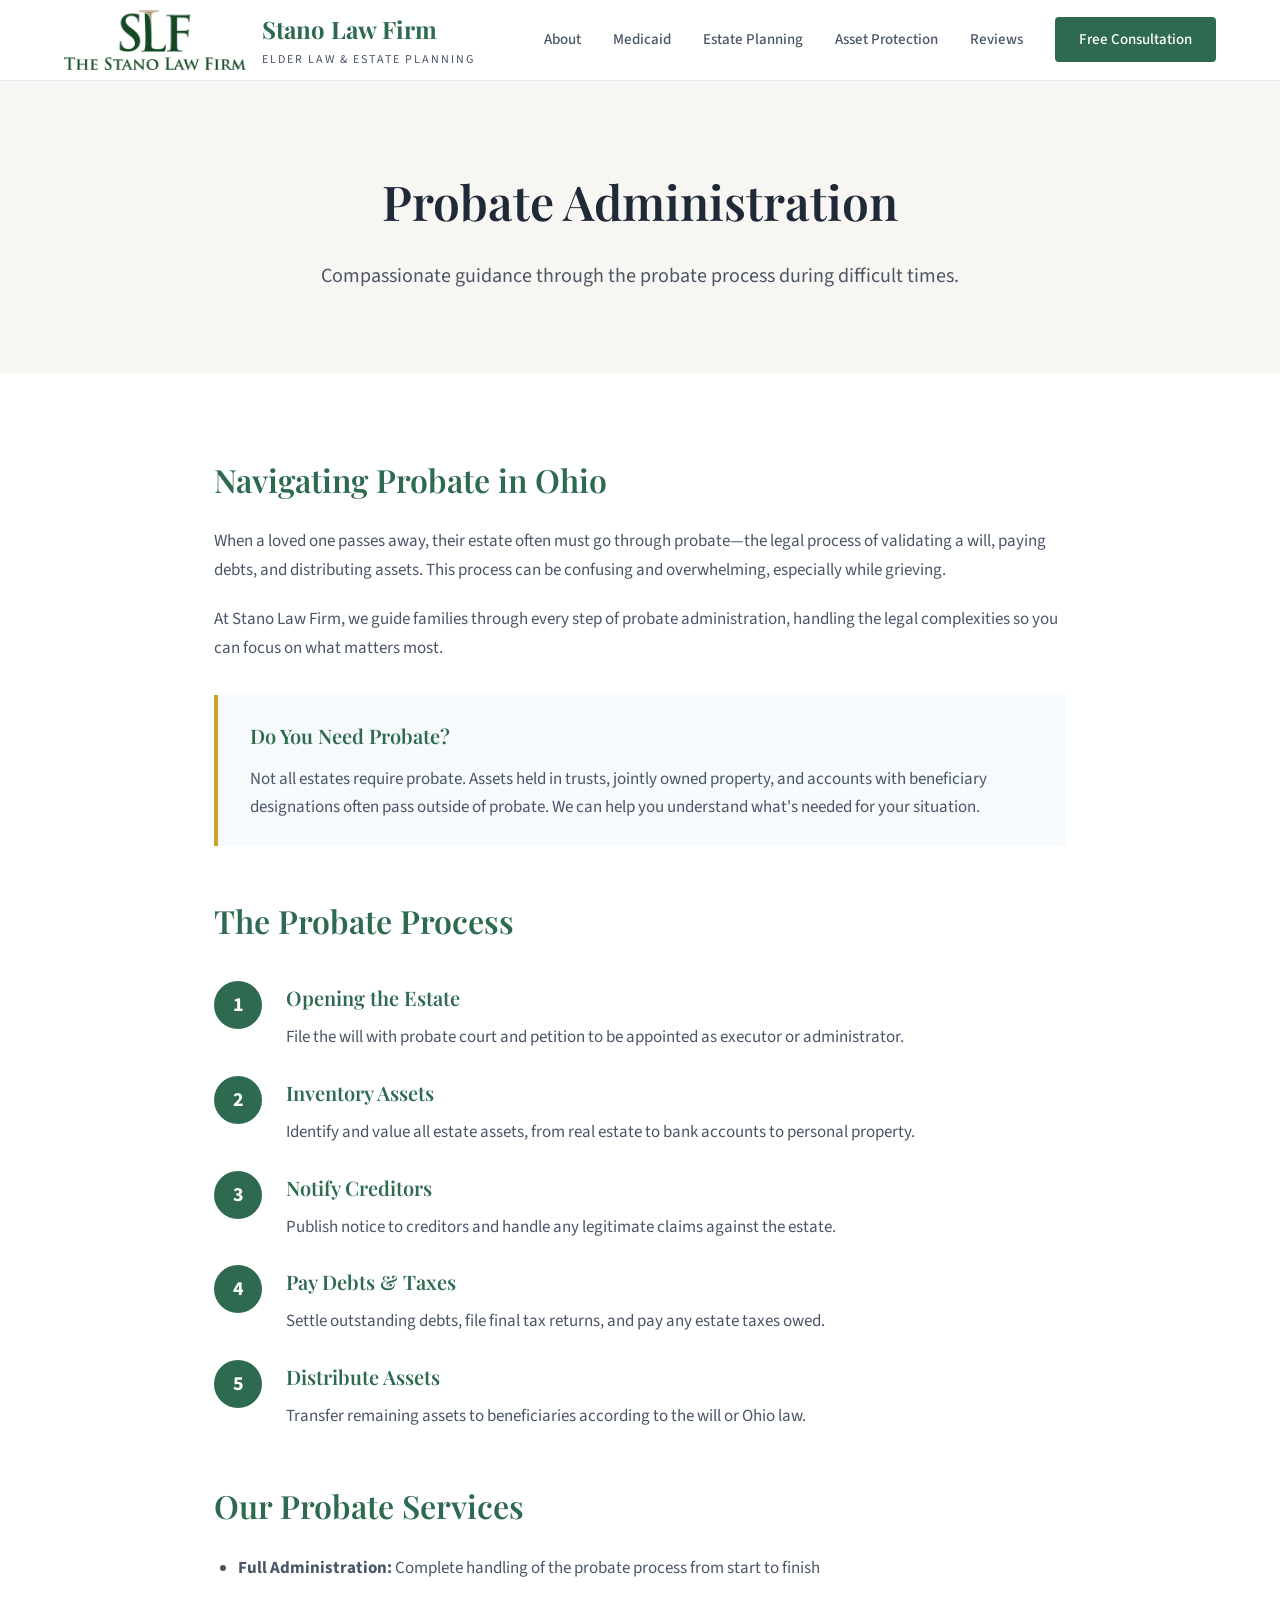
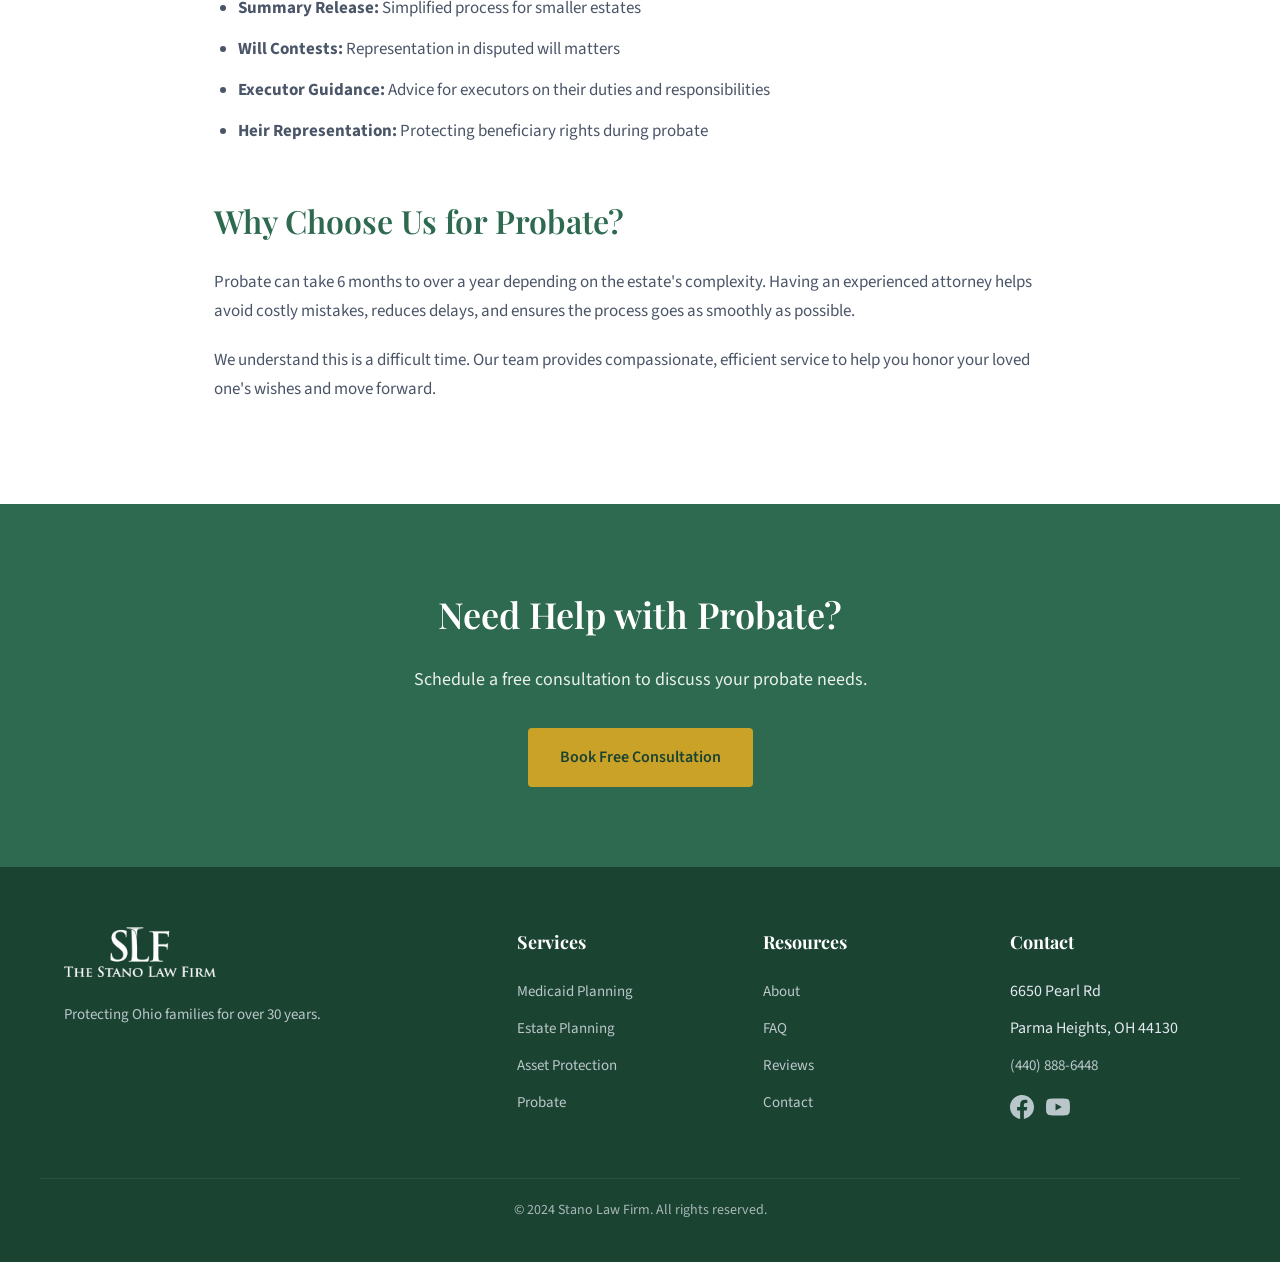
<file: probate.html>
<!DOCTYPE html>
<html lang="en">
<head>
    <meta charset="UTF-8">
    <meta name="viewport" content="width=device-width, initial-scale=1.0">
    <title>Probate Administration | Stano Law Firm | Parma Heights, OH</title>
    <link rel="preconnect" href="https://fonts.googleapis.com">
    <link rel="preconnect" href="https://fonts.gstatic.com" crossorigin>
    <link href="https://fonts.googleapis.com/css2?family=Playfair+Display:wght@400;600;700&family=Source+Sans+3:wght@300;400;500;600&display=swap" rel="stylesheet">
    <style>
        :root {
            --green: #2d6a4f;
            --green-dark: #1b4332;
            --green-light: #40916c;
            --silver: #e2e8f0;
            --white: #ffffff;
            --cream: #f7fafc;
            --gold-accent: #c9a227;
            --text-dark: #1a202c;
            --text-medium: #4a5568;
        }

        html, body { overflow-x: hidden; max-width: 100vw; } * { margin: 0; padding: 0; box-sizing: border-box; } img { max-width: 100%; height: auto; }
        body { font-family: 'Source Sans 3', sans-serif; line-height: 1.7; color: var(--text-dark); }
        h1, h2, h3 { font-family: 'Playfair Display', serif; font-weight: 600; }
        a { text-decoration: none; color: inherit; }

        header { background: var(--white); border-bottom: 1px solid var(--silver); position: sticky; top: 0; z-index: 100; }
        .header-inner { max-width: 1200px; margin: 0 auto; padding: 0 24px; display: flex; justify-content: space-between; align-items: center; height: 80px; }
        .logo { display: flex; align-items: center; gap: 16px; }
        .logo img { height: 60px; }
        .logo-text { display: flex; flex-direction: column; }
        .logo-name { font-family: 'Playfair Display', serif; font-size: 24px; font-weight: 700; color: var(--green); }
        .logo-tagline { font-size: 12px; color: var(--text-medium); text-transform: uppercase; letter-spacing: 2px; }
        nav ul { display: flex; list-style: none; gap: 32px; }
        nav a { font-size: 15px; font-weight: 500; color: var(--text-medium); }
        .nav-cta { background: var(--green); color: var(--white) !important; padding: 12px 24px; border-radius: 4px; }
        .mobile-toggle { display: none; flex-direction: column; gap: 5px; cursor: pointer; padding: 10px; }
        .mobile-toggle span { width: 24px; height: 2px; background: var(--green); }

        .page-header { background: #f8f6f3; color: #1f2937; padding: 80px 0; text-align: center; }
        .page-header h1 { font-size: 48px; margin-bottom: 16px; color: #1f2937; }
        .page-header p { font-size: 20px; color: #4b5563; max-width: 700px; margin: 0 auto; }

        .content-section { padding: 80px 0; }
        .content-inner { max-width: 900px; margin: 0 auto; padding: 0 24px; }
        .content-inner h2 { font-size: 32px; color: var(--green); margin: 48px 0 20px; }
        .content-inner h2:first-child { margin-top: 0; }
        .content-inner p { color: var(--text-medium); margin-bottom: 20px; font-size: 17px; }
        .content-inner ul { margin: 20px 0 20px 24px; color: var(--text-medium); }
        .content-inner li { margin-bottom: 12px; font-size: 17px; }

        .highlight-box { background: var(--cream); border-left: 4px solid var(--gold-accent); padding: 24px 32px; margin: 32px 0; }
        .highlight-box h3 { font-size: 20px; color: var(--green); margin-bottom: 12px; }
        .highlight-box p { margin: 0; }

        .process-steps { margin: 32px 0; }
        .step { display: flex; gap: 24px; margin-bottom: 24px; }
        .step-number { width: 48px; height: 48px; background: var(--green); color: var(--white); border-radius: 50%; display: flex; align-items: center; justify-content: center; font-weight: 700; font-size: 20px; flex-shrink: 0; }
        .step-content h3 { font-size: 20px; color: var(--green); margin-bottom: 8px; }
        .step-content p { margin: 0; }

        .cta { padding: 80px 0; background: var(--green); text-align: center; color: var(--white); }
        .cta h2 { font-size: 36px; margin-bottom: 20px; }
        .cta p { font-size: 18px; opacity: 0.9; margin-bottom: 32px; }
        .btn { display: inline-block; padding: 16px 32px; border-radius: 4px; font-weight: 600; font-size: 16px; }
        .btn-primary { background: var(--gold-accent); color: var(--green-dark); }

        footer { background: var(--green-dark); color: var(--silver); padding: 60px 0 40px; }
        .footer-inner { max-width: 1200px; margin: 0 auto; padding: 0 24px; display: grid; grid-template-columns: 2fr 1fr 1fr 1fr; gap: 40px; }
        .footer-title { font-family: 'Playfair Display', serif; font-size: 18px; color: var(--white); margin-bottom: 20px; }
        footer ul { list-style: none; }
        footer li { margin-bottom: 10px; }
        footer a { opacity: 0.8; font-size: 15px; }
        .footer-bottom { max-width: 1200px; margin: 40px auto 0; padding: 20px 24px 0; border-top: 1px solid rgba(255,255,255,0.1); text-align: center; font-size: 14px; opacity: 0.7; }

        @media (max-width: 768px) {
            .logo-text {
                display: none;
            }

            .logo img {
                height: 50px;
            }

            .mobile-toggle { display: flex; }
            nav { position: absolute; top: 80px; left: 0; right: 0; background: var(--white); padding: 24px; display: none; }
            nav.active { display: block; }
            nav ul { flex-direction: column; gap: 16px; }
            .footer-inner { grid-template-columns: 1fr; }
        }
    </style>
</head>
<body>
    <header>
        <div class="header-inner">
            <a href="index.html" class="logo">
                <img src="images/Stan-Law-Firm-Logo-Vector-Solid-Colors.png" alt="Stano Law Firm">
                <div class="logo-text">
                    <span class="logo-name">Stano Law Firm</span>
                    <span class="logo-tagline">Elder Law & Estate Planning</span>
                </div>
            </a>
            <div class="mobile-toggle" onclick="toggleNav()"><span></span><span></span><span></span></div>
            <nav id="nav">
                <ul>
                    <li><a href="about.html">About</a></li>
                    <li><a href="medicaid-planning.html">Medicaid</a></li>
                    <li><a href="estate-planning.html">Estate Planning</a></li>
                    <li><a href="asset-protection.html">Asset Protection</a></li>
                    <li><a href="reviews.html">Reviews</a></li>
                    <li><a href="contact.html" class="nav-cta">Free Consultation</a></li>
                </ul>
            </nav>
        </div>
    </header>

    <section class="page-header">
        <h1>Probate Administration</h1>
        <p>Compassionate guidance through the probate process during difficult times.</p>
    </section>

    <section class="content-section">
        <div class="content-inner">
            <h2>Navigating Probate in Ohio</h2>
            <p>When a loved one passes away, their estate often must go through probate—the legal process of validating a will, paying debts, and distributing assets. This process can be confusing and overwhelming, especially while grieving.</p>
            <p>At Stano Law Firm, we guide families through every step of probate administration, handling the legal complexities so you can focus on what matters most.</p>

            <div class="highlight-box">
                <h3>Do You Need Probate?</h3>
                <p>Not all estates require probate. Assets held in trusts, jointly owned property, and accounts with beneficiary designations often pass outside of probate. We can help you understand what's needed for your situation.</p>
            </div>

            <h2>The Probate Process</h2>
            <div class="process-steps">
                <div class="step">
                    <div class="step-number">1</div>
                    <div class="step-content">
                        <h3>Opening the Estate</h3>
                        <p>File the will with probate court and petition to be appointed as executor or administrator.</p>
                    </div>
                </div>
                <div class="step">
                    <div class="step-number">2</div>
                    <div class="step-content">
                        <h3>Inventory Assets</h3>
                        <p>Identify and value all estate assets, from real estate to bank accounts to personal property.</p>
                    </div>
                </div>
                <div class="step">
                    <div class="step-number">3</div>
                    <div class="step-content">
                        <h3>Notify Creditors</h3>
                        <p>Publish notice to creditors and handle any legitimate claims against the estate.</p>
                    </div>
                </div>
                <div class="step">
                    <div class="step-number">4</div>
                    <div class="step-content">
                        <h3>Pay Debts & Taxes</h3>
                        <p>Settle outstanding debts, file final tax returns, and pay any estate taxes owed.</p>
                    </div>
                </div>
                <div class="step">
                    <div class="step-number">5</div>
                    <div class="step-content">
                        <h3>Distribute Assets</h3>
                        <p>Transfer remaining assets to beneficiaries according to the will or Ohio law.</p>
                    </div>
                </div>
            </div>

            <h2>Our Probate Services</h2>
            <ul>
                <li><strong>Full Administration:</strong> Complete handling of the probate process from start to finish</li>
                <li><strong>Summary Release:</strong> Simplified process for smaller estates</li>
                <li><strong>Will Contests:</strong> Representation in disputed will matters</li>
                <li><strong>Executor Guidance:</strong> Advice for executors on their duties and responsibilities</li>
                <li><strong>Heir Representation:</strong> Protecting beneficiary rights during probate</li>
            </ul>

            <h2>Why Choose Us for Probate?</h2>
            <p>Probate can take 6 months to over a year depending on the estate's complexity. Having an experienced attorney helps avoid costly mistakes, reduces delays, and ensures the process goes as smoothly as possible.</p>
            <p>We understand this is a difficult time. Our team provides compassionate, efficient service to help you honor your loved one's wishes and move forward.</p>
        </div>
    </section>

    <section class="cta">
        <h2>Need Help with Probate?</h2>
        <p>Schedule a free consultation to discuss your probate needs.</p>
        <a href="https://calendly.com/stanolawfirm/15min" class="btn btn-primary">Book Free Consultation</a>
    </section>

    <footer>
        <div class="footer-inner">
            <div>
                <img src="images/Stan-Law-Firm-Logo-Vector-Solid-Colors.png" alt="Stano Law" style="height: 50px; filter: brightness(0) invert(1);">
                <p style="margin-top: 16px; font-size: 15px; opacity: 0.8;">Protecting Ohio families for over 30 years.</p>
            </div>
            <div>
                <h4 class="footer-title">Services</h4>
                <ul>
                    <li><a href="medicaid-planning.html">Medicaid Planning</a></li>
                    <li><a href="estate-planning.html">Estate Planning</a></li>
                    <li><a href="asset-protection.html">Asset Protection</a></li>
                    <li><a href="probate.html">Probate</a></li>
                </ul>
            </div>
            <div>
                <h4 class="footer-title">Resources</h4>
                <ul>
                    <li><a href="about.html">About</a></li>
                    <li><a href="faq.html">FAQ</a></li>
                    <li><a href="reviews.html">Reviews</a></li>
                    <li><a href="contact.html">Contact</a></li>
                </ul>
            </div>
            <div>
                <h4 class="footer-title">Contact</h4>
                <ul>
                    <li>6650 Pearl Rd</li>
                    <li>Parma Heights, OH 44130</li>
                    <li><a href="tel:440-888-6448">(440) 888-6448</a></li>
                    <li style="margin-top: 16px; display: flex; gap: 12px;">
                        <a href="https://www.facebook.com/Stano-Law-Parma-Heights-Ohio-Elder-Law-Attorneys-63622512698" target="_blank" title="Facebook" style="opacity: 0.8;">
                            <svg width="24" height="24" fill="currentColor" viewBox="0 0 24 24"><path d="M24 12.073c0-6.627-5.373-12-12-12s-12 5.373-12 12c0 5.99 4.388 10.954 10.125 11.854v-8.385H7.078v-3.47h3.047V9.43c0-3.007 1.792-4.669 4.533-4.669 1.312 0 2.686.235 2.686.235v2.953H15.83c-1.491 0-1.956.925-1.956 1.874v2.25h3.328l-.532 3.47h-2.796v8.385C19.612 23.027 24 18.062 24 12.073z"/></svg>
                        </a>
                        <a href="https://www.youtube.com/channel/UCRPuZVCGZeEtAcb_th6Hzxw" target="_blank" title="YouTube" style="opacity: 0.8;">
                            <svg width="24" height="24" fill="currentColor" viewBox="0 0 24 24"><path d="M23.498 6.186a3.016 3.016 0 0 0-2.122-2.136C19.505 3.545 12 3.545 12 3.545s-7.505 0-9.377.505A3.017 3.017 0 0 0 .502 6.186C0 8.07 0 12 0 12s0 3.93.502 5.814a3.016 3.016 0 0 0 2.122 2.136c1.871.505 9.376.505 9.376.505s7.505 0 9.377-.505a3.015 3.015 0 0 0 2.122-2.136C24 15.93 24 12 24 12s0-3.93-.502-5.814zM9.545 15.568V8.432L15.818 12l-6.273 3.568z"/></svg>
                        </a>
                    </li>
                </ul>
            </div>
        </div>
        <div class="footer-bottom">© 2024 Stano Law Firm. All rights reserved.</div>
    </footer>

    <script>function toggleNav() { document.getElementById('nav').classList.toggle('active'); }</script>
</body>
</html>
</file>
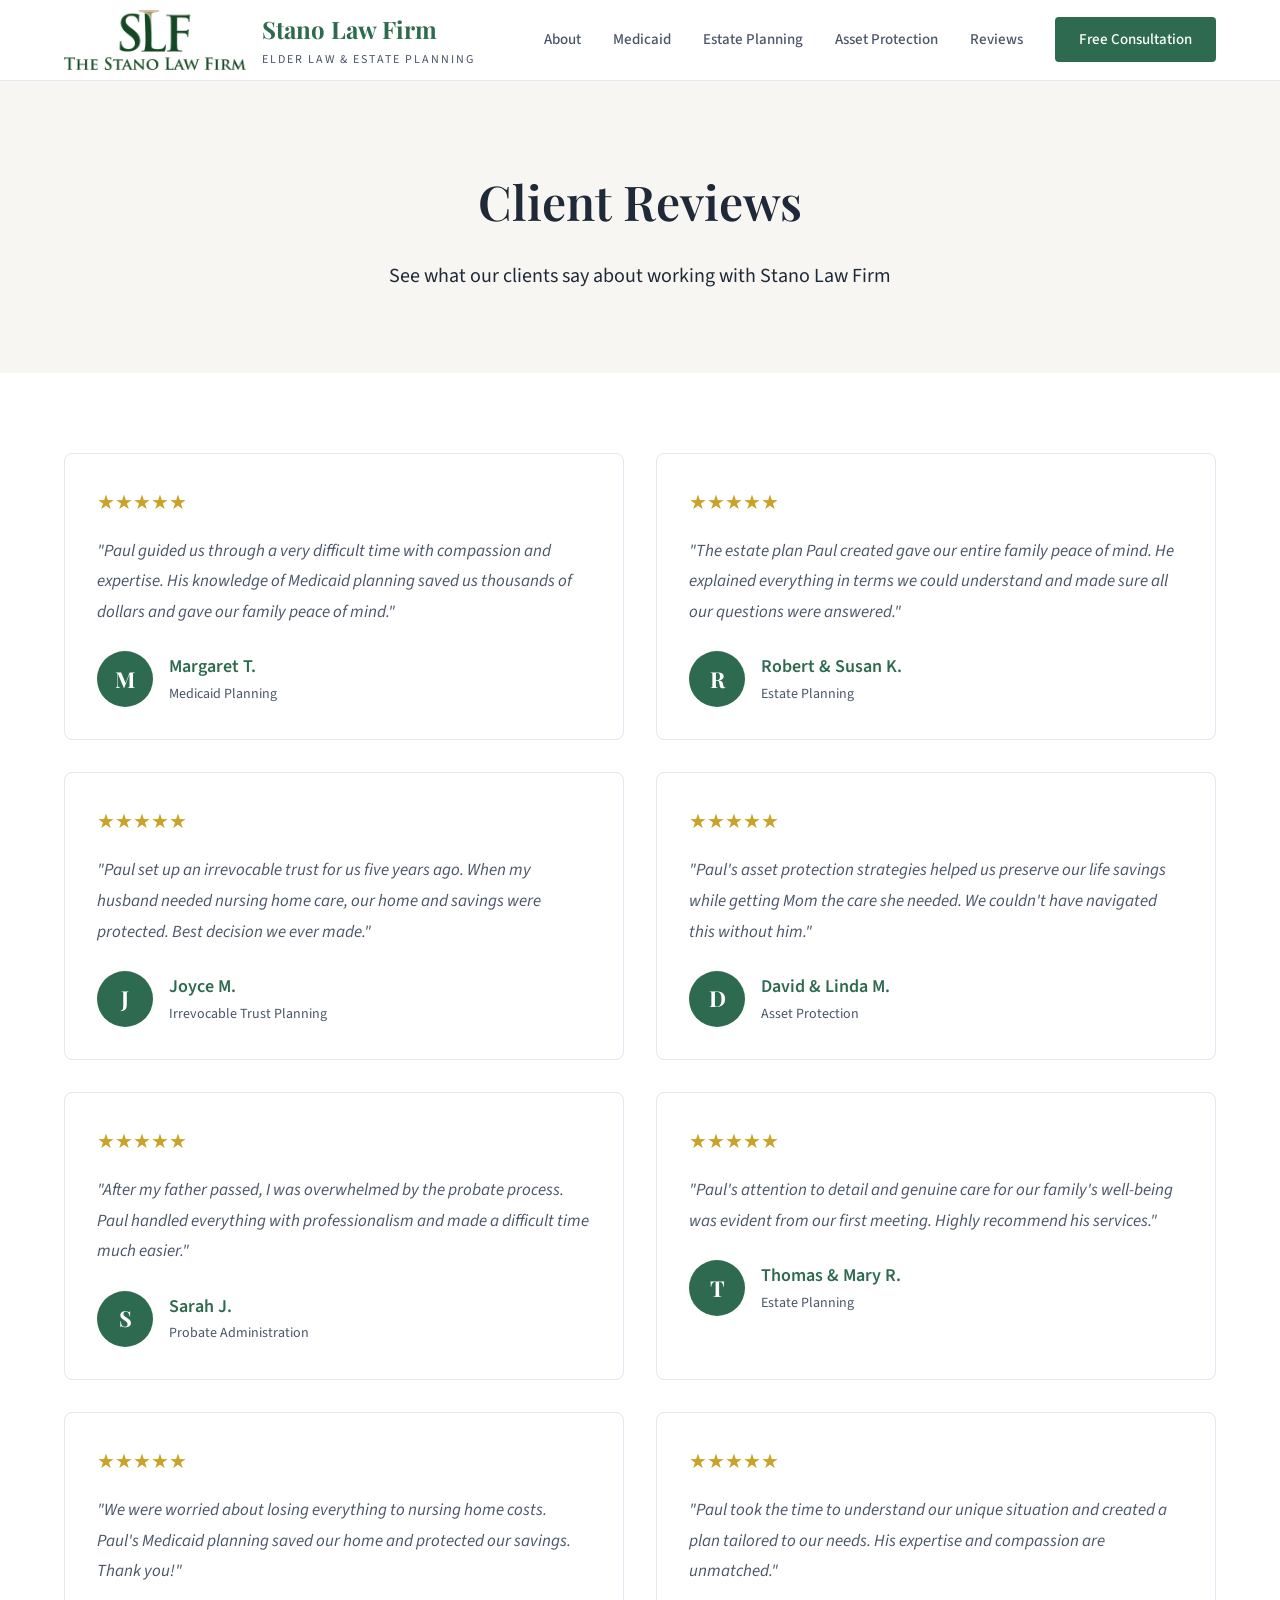
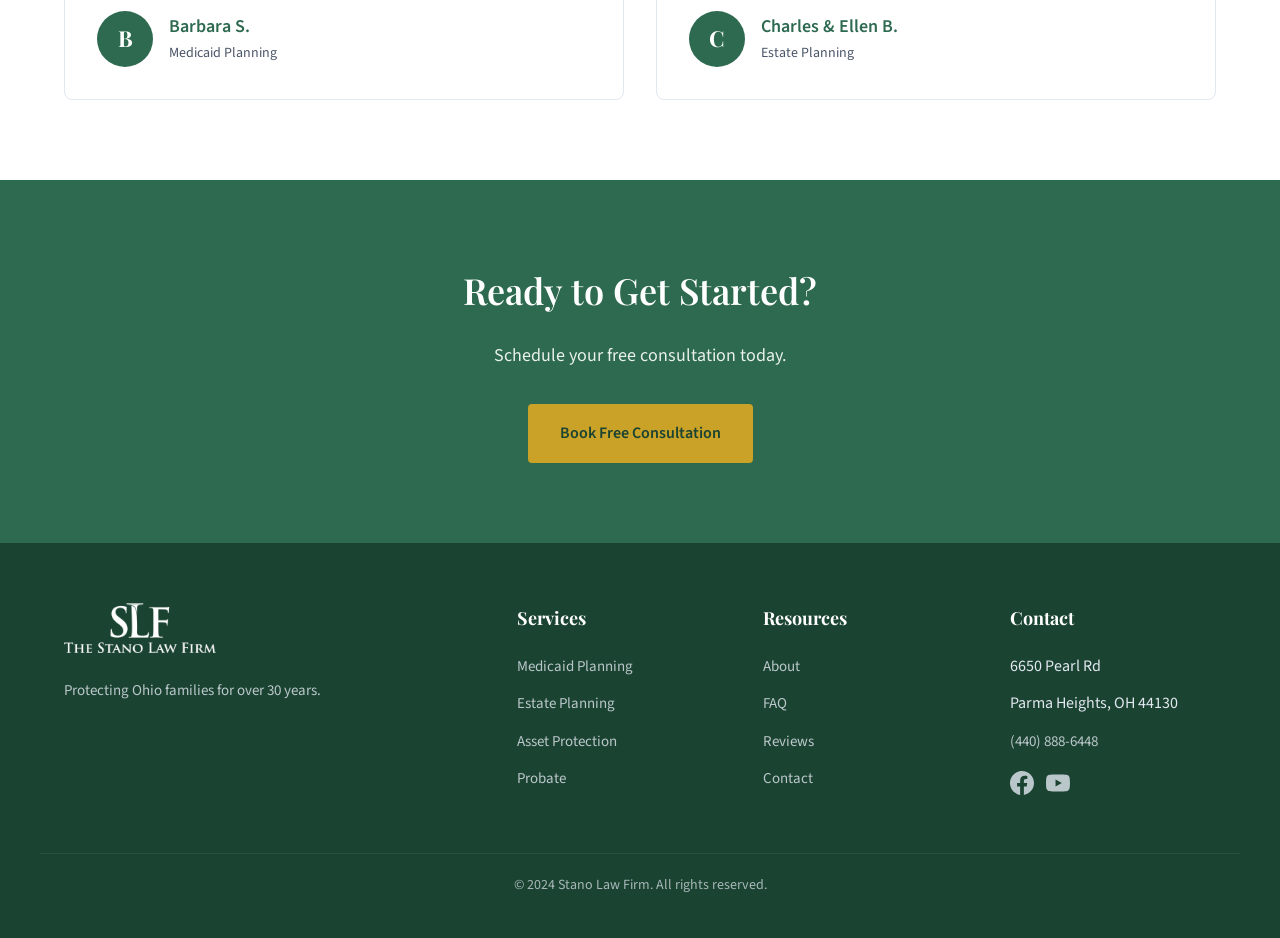
<file: reviews.html>
<!DOCTYPE html>
<html lang="en">
<head>
    <meta charset="UTF-8">
    <meta name="viewport" content="width=device-width, initial-scale=1.0">
    <title>Client Reviews | Stano Law Firm | Parma Heights, OH</title>
    <link rel="preconnect" href="https://fonts.googleapis.com">
    <link rel="preconnect" href="https://fonts.gstatic.com" crossorigin>
    <link href="https://fonts.googleapis.com/css2?family=Playfair+Display:wght@400;600;700&family=Source+Sans+3:wght@300;400;500;600&display=swap" rel="stylesheet">
    <style>
        :root {
            --green: #2d6a4f;
            --green-dark: #1b4332;
            --green-light: #40916c;
            --silver: #e2e8f0;
            --white: #ffffff;
            --cream: #f7fafc;
            --gold-accent: #c9a227;
            --text-dark: #1a202c;
            --text-medium: #4a5568;
        }

        html, body { overflow-x: hidden; max-width: 100vw; } * { margin: 0; padding: 0; box-sizing: border-box; } img { max-width: 100%; height: auto; }
        body { font-family: 'Source Sans 3', sans-serif; line-height: 1.7; color: var(--text-dark); }
        h1, h2, h3 { font-family: 'Playfair Display', serif; font-weight: 600; }
        a { text-decoration: none; color: inherit; }

        header { background: var(--white); border-bottom: 1px solid var(--silver); position: sticky; top: 0; z-index: 100; }
        .header-inner { max-width: 1200px; margin: 0 auto; padding: 0 24px; display: flex; justify-content: space-between; align-items: center; height: 80px; }
        .logo { display: flex; align-items: center; gap: 16px; }
        .logo img { height: 60px; }
        .logo-text { display: flex; flex-direction: column; }
        .logo-name { font-family: 'Playfair Display', serif; font-size: 24px; font-weight: 700; color: var(--green); }
        .logo-tagline { font-size: 12px; color: var(--text-medium); text-transform: uppercase; letter-spacing: 2px; }
        nav ul { display: flex; list-style: none; gap: 32px; }
        nav a { font-size: 15px; font-weight: 500; color: var(--text-medium); }
        .nav-cta { background: var(--green); color: var(--white) !important; padding: 12px 24px; border-radius: 4px; }
        .mobile-toggle { display: none; flex-direction: column; gap: 5px; cursor: pointer; padding: 10px; }
        .mobile-toggle span { width: 24px; height: 2px; background: var(--green); }

        .page-header { background: #f8f6f3; color: #1f2937; padding: 80px 0; text-align: center; }
        .page-header h1 { font-size: 48px; margin-bottom: 16px; color: #1f2937; }
        .page-header p { font-size: 20px; color: #1f2937; }

        .reviews-section { padding: 80px 0; }
        .reviews-grid { max-width: 1200px; margin: 0 auto; padding: 0 24px; display: grid; grid-template-columns: repeat(2, 1fr); gap: 32px; }

        .review-card { background: var(--white); border: 1px solid var(--silver); padding: 32px; border-radius: 8px; }
        .review-stars { color: var(--gold-accent); font-size: 20px; margin-bottom: 16px; }
        .review-text { font-size: 17px; line-height: 1.8; color: var(--text-medium); margin-bottom: 24px; font-style: italic; }
        .review-author { display: flex; align-items: center; gap: 16px; }
        .review-avatar { width: 56px; height: 56px; background: var(--green); border-radius: 50%; display: flex; align-items: center; justify-content: center; font-family: 'Playfair Display', serif; font-weight: 700; font-size: 22px; color: var(--white); }
        .review-name { font-weight: 600; font-size: 18px; color: var(--green); }
        .review-service { font-size: 14px; color: var(--text-medium); }

        .cta { padding: 80px 0; background: var(--green); text-align: center; color: var(--white); }
        .cta h2 { font-size: 36px; margin-bottom: 20px; }
        .cta p { font-size: 18px; opacity: 0.9; margin-bottom: 32px; }
        .btn { display: inline-block; padding: 16px 32px; border-radius: 4px; font-weight: 600; font-size: 16px; }
        .btn-primary { background: var(--gold-accent); color: var(--green-dark); }

        footer { background: var(--green-dark); color: var(--silver); padding: 60px 0 40px; }
        .footer-inner { max-width: 1200px; margin: 0 auto; padding: 0 24px; display: grid; grid-template-columns: 2fr 1fr 1fr 1fr; gap: 40px; }
        .footer-title { font-family: 'Playfair Display', serif; font-size: 18px; color: var(--white); margin-bottom: 20px; }
        footer ul { list-style: none; }
        footer li { margin-bottom: 10px; }
        footer a { opacity: 0.8; font-size: 15px; }
        .footer-bottom { max-width: 1200px; margin: 40px auto 0; padding: 20px 24px 0; border-top: 1px solid rgba(255,255,255,0.1); text-align: center; font-size: 14px; opacity: 0.7; }

        @media (max-width: 768px) {
            .logo-text {
                display: none;
            }

            .logo img {
                height: 50px;
            }

            .mobile-toggle { display: flex; }
            nav { position: absolute; top: 80px; left: 0; right: 0; background: var(--white); padding: 24px; display: none; }
            nav.active { display: block; }
            nav ul { flex-direction: column; gap: 16px; }
            .reviews-grid { grid-template-columns: 1fr; }
            .footer-inner { grid-template-columns: 1fr; }
        }
    </style>
</head>
<body>
    <header>
        <div class="header-inner">
            <a href="index.html" class="logo">
                <img src="images/Stan-Law-Firm-Logo-Vector-Solid-Colors.png" alt="Stano Law Firm">
                <div class="logo-text">
                    <span class="logo-name">Stano Law Firm</span>
                    <span class="logo-tagline">Elder Law & Estate Planning</span>
                </div>
            </a>
            <div class="mobile-toggle" onclick="toggleNav()"><span></span><span></span><span></span></div>
            <nav id="nav">
                <ul>
                    <li><a href="about.html">About</a></li>
                    <li><a href="medicaid-planning.html">Medicaid</a></li>
                    <li><a href="estate-planning.html">Estate Planning</a></li>
                    <li><a href="asset-protection.html">Asset Protection</a></li>
                    <li><a href="reviews.html">Reviews</a></li>
                    <li><a href="contact.html" class="nav-cta">Free Consultation</a></li>
                </ul>
            </nav>
        </div>
    </header>

    <section class="page-header">
        <h1>Client Reviews</h1>
        <p>See what our clients say about working with Stano Law Firm</p>
    </section>

    <section class="reviews-section">
        <div class="reviews-grid">
            <div class="review-card">
                <div class="review-stars">★★★★★</div>
                <p class="review-text">"Paul guided us through a very difficult time with compassion and expertise. His knowledge of Medicaid planning saved us thousands of dollars and gave our family peace of mind."</p>
                <div class="review-author">
                    <div class="review-avatar">M</div>
                    <div>
                        <div class="review-name">Margaret T.</div>
                        <div class="review-service">Medicaid Planning</div>
                    </div>
                </div>
            </div>

            <div class="review-card">
                <div class="review-stars">★★★★★</div>
                <p class="review-text">"The estate plan Paul created gave our entire family peace of mind. He explained everything in terms we could understand and made sure all our questions were answered."</p>
                <div class="review-author">
                    <div class="review-avatar">R</div>
                    <div>
                        <div class="review-name">Robert & Susan K.</div>
                        <div class="review-service">Estate Planning</div>
                    </div>
                </div>
            </div>

            <div class="review-card">
                <div class="review-stars">★★★★★</div>
                <p class="review-text">"Paul set up an irrevocable trust for us five years ago. When my husband needed nursing home care, our home and savings were protected. Best decision we ever made."</p>
                <div class="review-author">
                    <div class="review-avatar">J</div>
                    <div>
                        <div class="review-name">Joyce M.</div>
                        <div class="review-service">Irrevocable Trust Planning</div>
                    </div>
                </div>
            </div>

            <div class="review-card">
                <div class="review-stars">★★★★★</div>
                <p class="review-text">"Paul's asset protection strategies helped us preserve our life savings while getting Mom the care she needed. We couldn't have navigated this without him."</p>
                <div class="review-author">
                    <div class="review-avatar">D</div>
                    <div>
                        <div class="review-name">David & Linda M.</div>
                        <div class="review-service">Asset Protection</div>
                    </div>
                </div>
            </div>

            <div class="review-card">
                <div class="review-stars">★★★★★</div>
                <p class="review-text">"After my father passed, I was overwhelmed by the probate process. Paul handled everything with professionalism and made a difficult time much easier."</p>
                <div class="review-author">
                    <div class="review-avatar">S</div>
                    <div>
                        <div class="review-name">Sarah J.</div>
                        <div class="review-service">Probate Administration</div>
                    </div>
                </div>
            </div>

            <div class="review-card">
                <div class="review-stars">★★★★★</div>
                <p class="review-text">"Paul's attention to detail and genuine care for our family's well-being was evident from our first meeting. Highly recommend his services."</p>
                <div class="review-author">
                    <div class="review-avatar">T</div>
                    <div>
                        <div class="review-name">Thomas & Mary R.</div>
                        <div class="review-service">Estate Planning</div>
                    </div>
                </div>
            </div>

            <div class="review-card">
                <div class="review-stars">★★★★★</div>
                <p class="review-text">"We were worried about losing everything to nursing home costs. Paul's Medicaid planning saved our home and protected our savings. Thank you!"</p>
                <div class="review-author">
                    <div class="review-avatar">B</div>
                    <div>
                        <div class="review-name">Barbara S.</div>
                        <div class="review-service">Medicaid Planning</div>
                    </div>
                </div>
            </div>

            <div class="review-card">
                <div class="review-stars">★★★★★</div>
                <p class="review-text">"Paul took the time to understand our unique situation and created a plan tailored to our needs. His expertise and compassion are unmatched."</p>
                <div class="review-author">
                    <div class="review-avatar">C</div>
                    <div>
                        <div class="review-name">Charles & Ellen B.</div>
                        <div class="review-service">Estate Planning</div>
                    </div>
                </div>
            </div>
        </div>
    </section>

    <section class="cta">
        <h2>Ready to Get Started?</h2>
        <p>Schedule your free consultation today.</p>
        <a href="https://calendly.com/stanolawfirm/15min" class="btn btn-primary">Book Free Consultation</a>
    </section>

    <footer>
        <div class="footer-inner">
            <div>
                <img src="images/Stan-Law-Firm-Logo-Vector-Solid-Colors.png" alt="Stano Law" style="height: 50px; filter: brightness(0) invert(1);">
                <p style="margin-top: 16px; font-size: 15px; opacity: 0.8;">Protecting Ohio families for over 30 years.</p>
            </div>
            <div>
                <h4 class="footer-title">Services</h4>
                <ul>
                    <li><a href="medicaid-planning.html">Medicaid Planning</a></li>
                    <li><a href="estate-planning.html">Estate Planning</a></li>
                    <li><a href="asset-protection.html">Asset Protection</a></li>
                    <li><a href="probate.html">Probate</a></li>
                </ul>
            </div>
            <div>
                <h4 class="footer-title">Resources</h4>
                <ul>
                    <li><a href="about.html">About</a></li>
                    <li><a href="faq.html">FAQ</a></li>
                    <li><a href="reviews.html">Reviews</a></li>
                    <li><a href="contact.html">Contact</a></li>
                </ul>
            </div>
            <div>
                <h4 class="footer-title">Contact</h4>
                <ul>
                    <li>6650 Pearl Rd</li>
                    <li>Parma Heights, OH 44130</li>
                    <li><a href="tel:440-888-6448">(440) 888-6448</a></li>
                    <li style="margin-top: 16px; display: flex; gap: 12px;">
                        <a href="https://www.facebook.com/Stano-Law-Parma-Heights-Ohio-Elder-Law-Attorneys-63622512698" target="_blank" title="Facebook" style="opacity: 0.8;">
                            <svg width="24" height="24" fill="currentColor" viewBox="0 0 24 24"><path d="M24 12.073c0-6.627-5.373-12-12-12s-12 5.373-12 12c0 5.99 4.388 10.954 10.125 11.854v-8.385H7.078v-3.47h3.047V9.43c0-3.007 1.792-4.669 4.533-4.669 1.312 0 2.686.235 2.686.235v2.953H15.83c-1.491 0-1.956.925-1.956 1.874v2.25h3.328l-.532 3.47h-2.796v8.385C19.612 23.027 24 18.062 24 12.073z"/></svg>
                        </a>
                        <a href="https://www.youtube.com/channel/UCRPuZVCGZeEtAcb_th6Hzxw" target="_blank" title="YouTube" style="opacity: 0.8;">
                            <svg width="24" height="24" fill="currentColor" viewBox="0 0 24 24"><path d="M23.498 6.186a3.016 3.016 0 0 0-2.122-2.136C19.505 3.545 12 3.545 12 3.545s-7.505 0-9.377.505A3.017 3.017 0 0 0 .502 6.186C0 8.07 0 12 0 12s0 3.93.502 5.814a3.016 3.016 0 0 0 2.122 2.136c1.871.505 9.376.505 9.376.505s7.505 0 9.377-.505a3.015 3.015 0 0 0 2.122-2.136C24 15.93 24 12 24 12s0-3.93-.502-5.814zM9.545 15.568V8.432L15.818 12l-6.273 3.568z"/></svg>
                        </a>
                    </li>
                </ul>
            </div>
        </div>
        <div class="footer-bottom">© 2024 Stano Law Firm. All rights reserved.</div>
    </footer>

    <script>function toggleNav() { document.getElementById('nav').classList.toggle('active'); }</script>
</body>
</html>
</file>
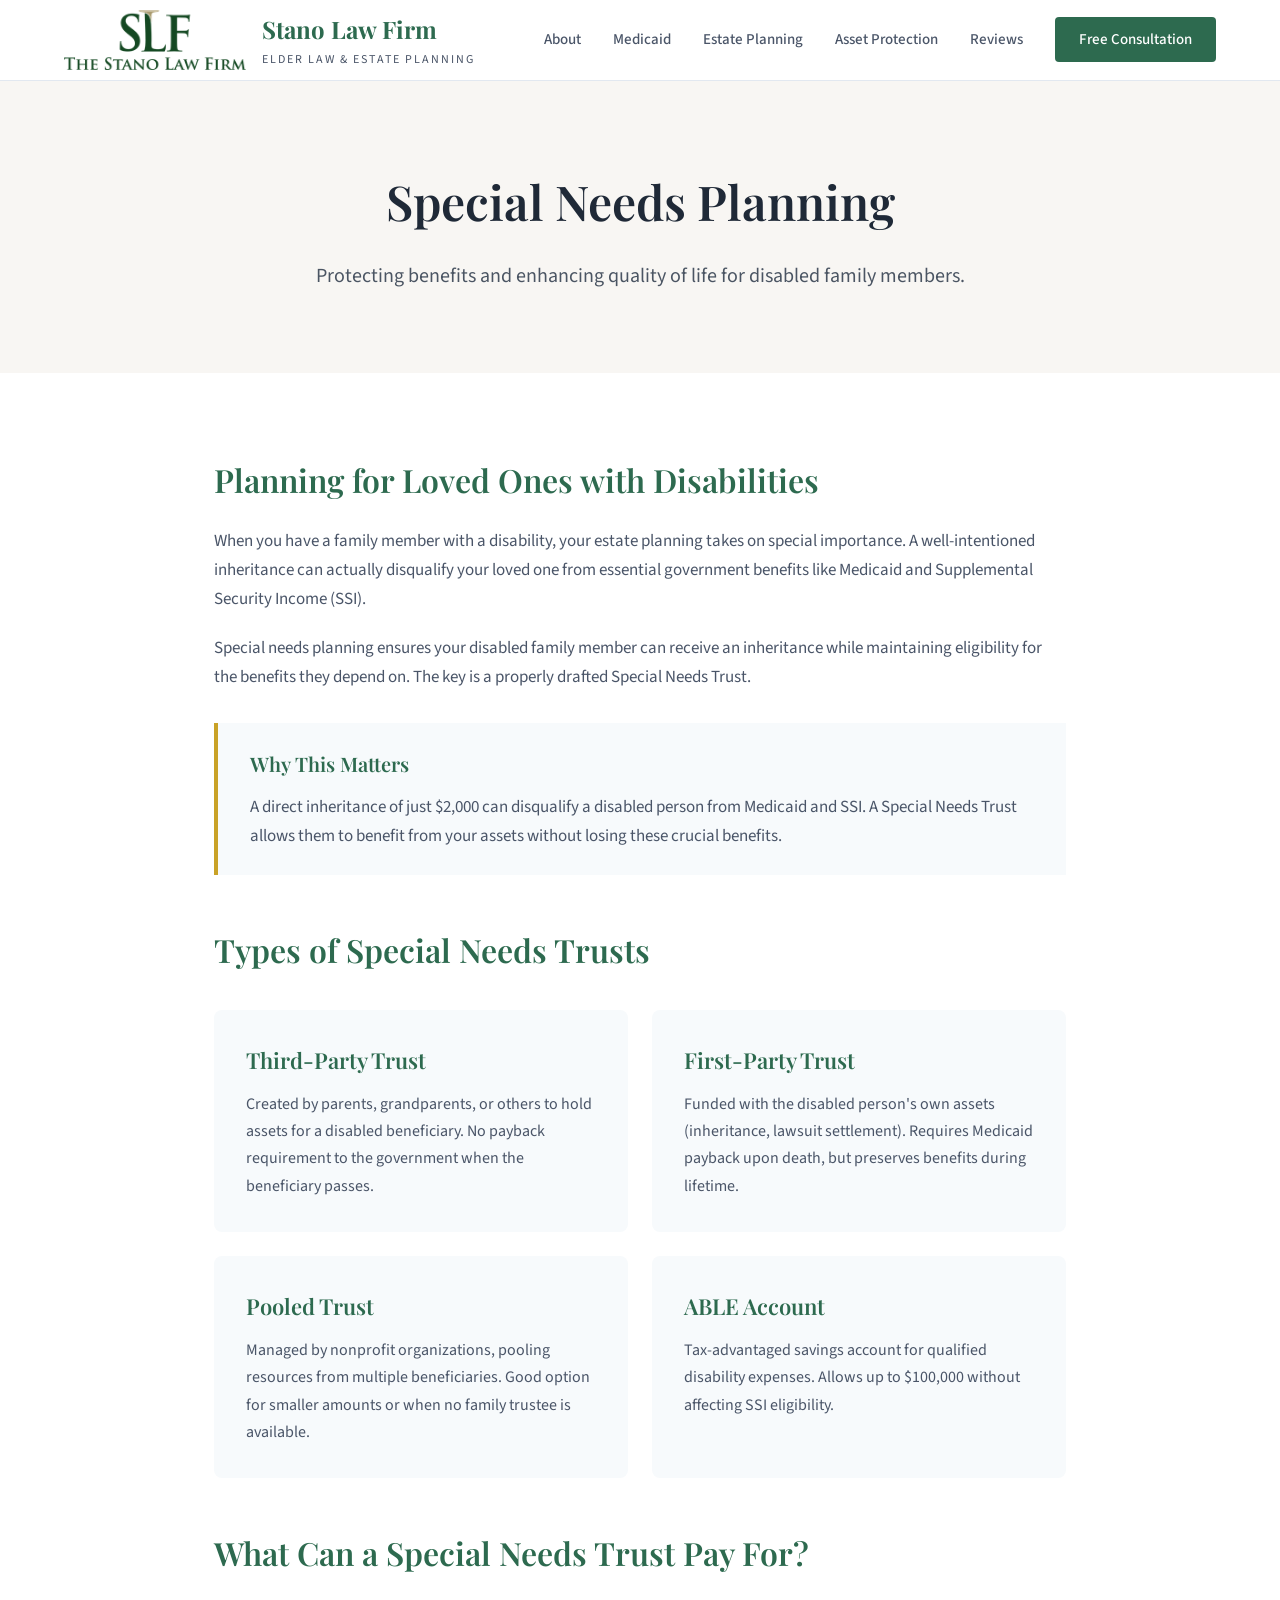
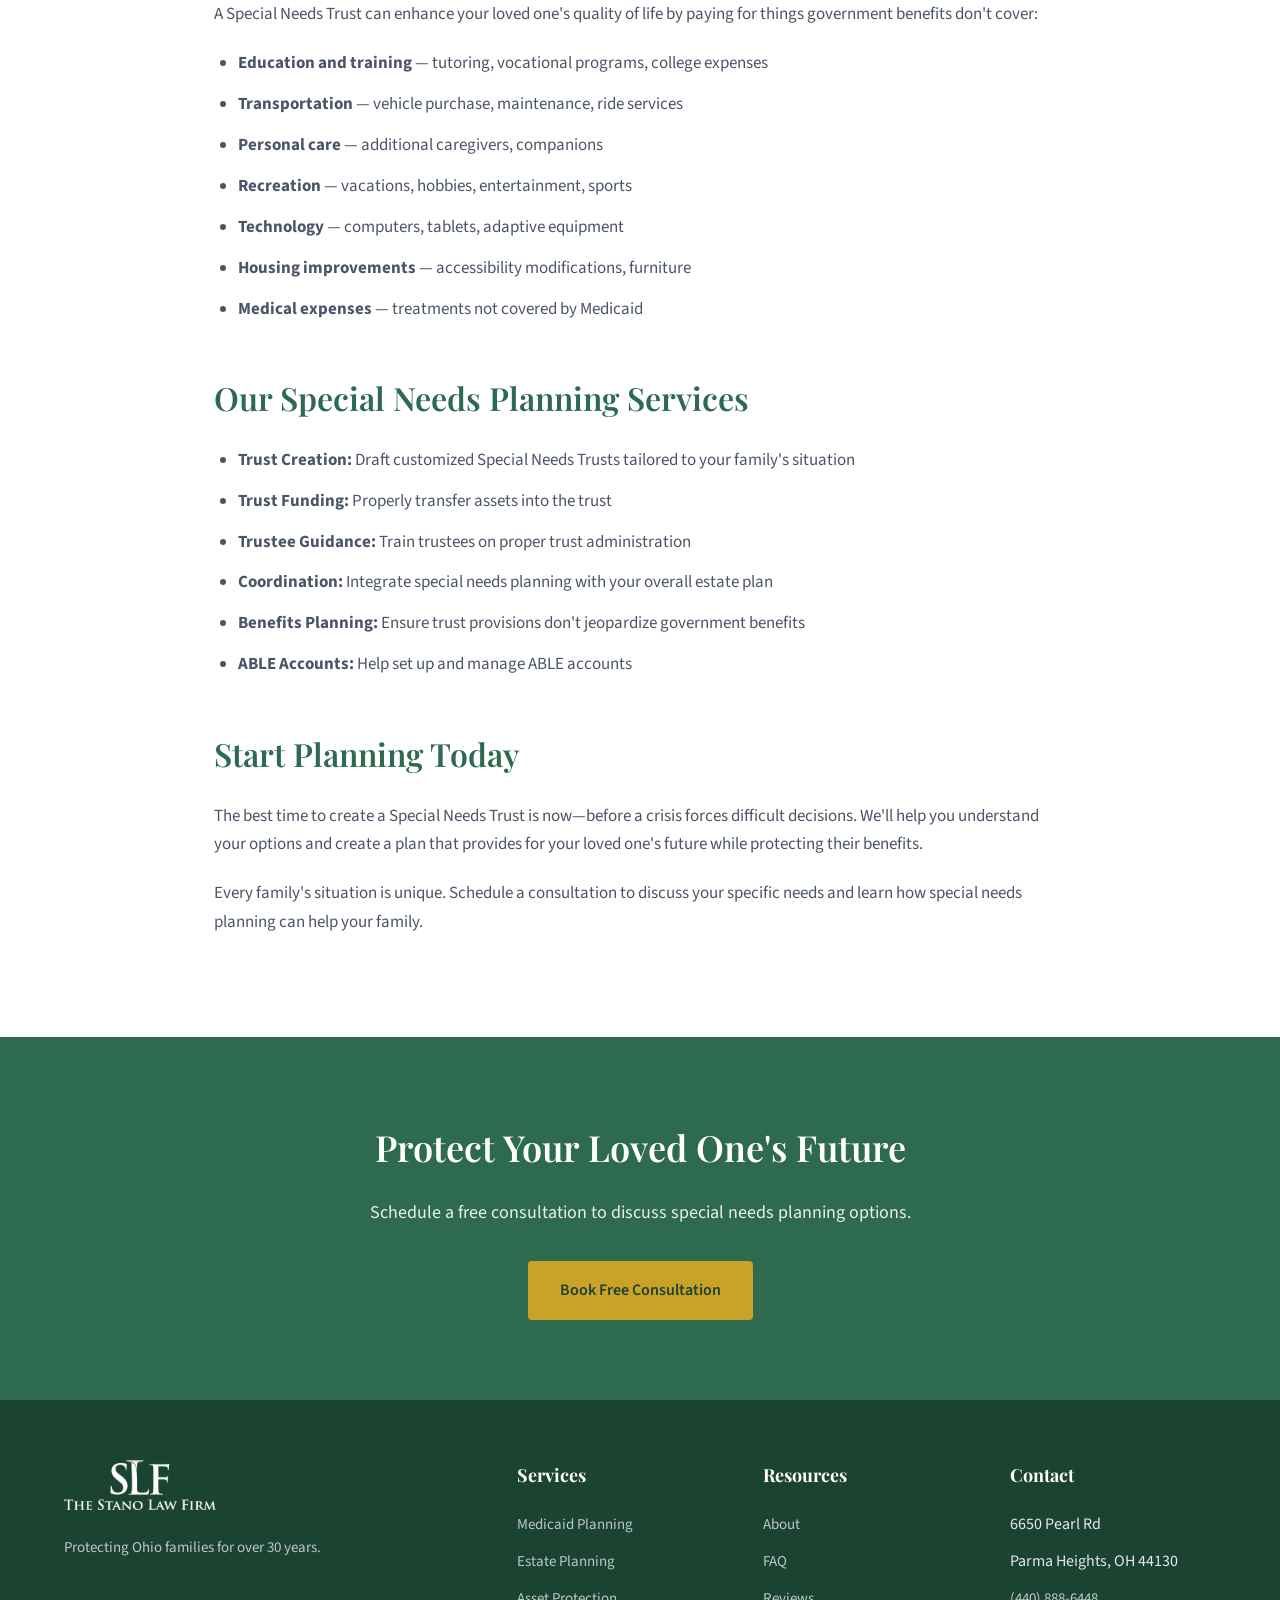
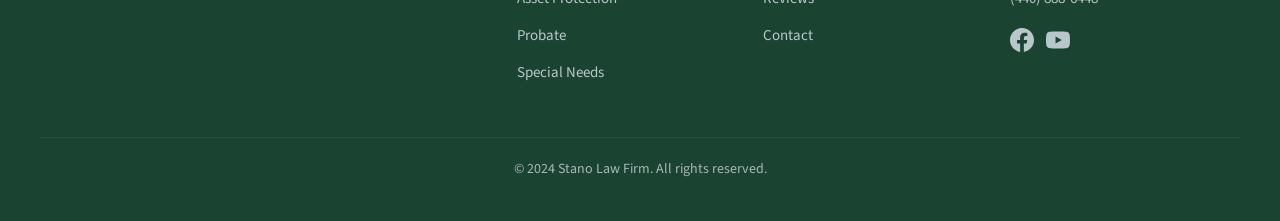
<file: special-needs.html>
<!DOCTYPE html>
<html lang="en">
<head>
    <meta charset="UTF-8">
    <meta name="viewport" content="width=device-width, initial-scale=1.0">
    <title>Special Needs Planning | Stano Law Firm | Parma Heights, OH</title>
    <link rel="preconnect" href="https://fonts.googleapis.com">
    <link rel="preconnect" href="https://fonts.gstatic.com" crossorigin>
    <link href="https://fonts.googleapis.com/css2?family=Playfair+Display:wght@400;600;700&family=Source+Sans+3:wght@300;400;500;600&display=swap" rel="stylesheet">
    <style>
        :root {
            --green: #2d6a4f;
            --green-dark: #1b4332;
            --green-light: #40916c;
            --silver: #e2e8f0;
            --white: #ffffff;
            --cream: #f7fafc;
            --gold-accent: #c9a227;
            --text-dark: #1a202c;
            --text-medium: #4a5568;
        }

        html, body { overflow-x: hidden; max-width: 100vw; } * { margin: 0; padding: 0; box-sizing: border-box; } img { max-width: 100%; height: auto; }
        body { font-family: 'Source Sans 3', sans-serif; line-height: 1.7; color: var(--text-dark); }
        h1, h2, h3 { font-family: 'Playfair Display', serif; font-weight: 600; }
        a { text-decoration: none; color: inherit; }

        header { background: var(--white); border-bottom: 1px solid var(--silver); position: sticky; top: 0; z-index: 100; }
        .header-inner { max-width: 1200px; margin: 0 auto; padding: 0 24px; display: flex; justify-content: space-between; align-items: center; height: 80px; }
        .logo { display: flex; align-items: center; gap: 16px; }
        .logo img { height: 60px; }
        .logo-text { display: flex; flex-direction: column; }
        .logo-name { font-family: 'Playfair Display', serif; font-size: 24px; font-weight: 700; color: var(--green); }
        .logo-tagline { font-size: 12px; color: var(--text-medium); text-transform: uppercase; letter-spacing: 2px; }
        nav ul { display: flex; list-style: none; gap: 32px; }
        nav a { font-size: 15px; font-weight: 500; color: var(--text-medium); }
        .nav-cta { background: var(--green); color: var(--white) !important; padding: 12px 24px; border-radius: 4px; }
        .mobile-toggle { display: none; flex-direction: column; gap: 5px; cursor: pointer; padding: 10px; }
        .mobile-toggle span { width: 24px; height: 2px; background: var(--green); }

        .page-header { background: #f8f6f3; color: #1f2937; padding: 80px 0; text-align: center; }
        .page-header h1 { font-size: 48px; margin-bottom: 16px; color: #1f2937; }
        .page-header p { font-size: 20px; color: #4b5563; max-width: 700px; margin: 0 auto; }

        .content-section { padding: 80px 0; }
        .content-inner { max-width: 900px; margin: 0 auto; padding: 0 24px; }
        .content-inner h2 { font-size: 32px; color: var(--green); margin: 48px 0 20px; }
        .content-inner h2:first-child { margin-top: 0; }
        .content-inner p { color: var(--text-medium); margin-bottom: 20px; font-size: 17px; }
        .content-inner ul { margin: 20px 0 20px 24px; color: var(--text-medium); }
        .content-inner li { margin-bottom: 12px; font-size: 17px; }

        .highlight-box { background: var(--cream); border-left: 4px solid var(--gold-accent); padding: 24px 32px; margin: 32px 0; }
        .highlight-box h3 { font-size: 20px; color: var(--green); margin-bottom: 12px; }
        .highlight-box p { margin: 0; }

        .trust-types { display: grid; grid-template-columns: repeat(2, 1fr); gap: 24px; margin: 32px 0; }
        .trust-card { background: var(--cream); padding: 32px; border-radius: 8px; }
        .trust-card h3 { font-size: 22px; color: var(--green); margin-bottom: 12px; }
        .trust-card p { margin: 0; color: var(--text-medium); font-size: 16px; }

        .cta { padding: 80px 0; background: var(--green); text-align: center; color: var(--white); }
        .cta h2 { font-size: 36px; margin-bottom: 20px; }
        .cta p { font-size: 18px; opacity: 0.9; margin-bottom: 32px; }
        .btn { display: inline-block; padding: 16px 32px; border-radius: 4px; font-weight: 600; font-size: 16px; }
        .btn-primary { background: var(--gold-accent); color: var(--green-dark); }

        footer { background: var(--green-dark); color: var(--silver); padding: 60px 0 40px; }
        .footer-inner { max-width: 1200px; margin: 0 auto; padding: 0 24px; display: grid; grid-template-columns: 2fr 1fr 1fr 1fr; gap: 40px; }
        .footer-title { font-family: 'Playfair Display', serif; font-size: 18px; color: var(--white); margin-bottom: 20px; }
        footer ul { list-style: none; }
        footer li { margin-bottom: 10px; }
        footer a { opacity: 0.8; font-size: 15px; }
        .footer-bottom { max-width: 1200px; margin: 40px auto 0; padding: 20px 24px 0; border-top: 1px solid rgba(255,255,255,0.1); text-align: center; font-size: 14px; opacity: 0.7; }

        @media (max-width: 768px) {
            .logo-text { display: none; }
            .logo img { height: 50px; }
            .mobile-toggle { display: flex; }
            nav { position: absolute; top: 80px; left: 0; right: 0; background: var(--white); padding: 24px; display: none; }
            nav.active { display: block; }
            nav ul { flex-direction: column; gap: 16px; }
            .trust-types { grid-template-columns: 1fr; }
            .footer-inner { grid-template-columns: 1fr; }
        }
    </style>
</head>
<body>
    <header>
        <div class="header-inner">
            <a href="index.html" class="logo">
                <img src="images/Stan-Law-Firm-Logo-Vector-Solid-Colors.png" alt="Stano Law Firm">
                <div class="logo-text">
                    <span class="logo-name">Stano Law Firm</span>
                    <span class="logo-tagline">Elder Law & Estate Planning</span>
                </div>
            </a>
            <div class="mobile-toggle" onclick="toggleNav()"><span></span><span></span><span></span></div>
            <nav id="nav">
                <ul>
                    <li><a href="about.html">About</a></li>
                    <li><a href="medicaid-planning.html">Medicaid</a></li>
                    <li><a href="estate-planning.html">Estate Planning</a></li>
                    <li><a href="asset-protection.html">Asset Protection</a></li>
                    <li><a href="reviews.html">Reviews</a></li>
                    <li><a href="contact.html" class="nav-cta">Free Consultation</a></li>
                </ul>
            </nav>
        </div>
    </header>

    <section class="page-header">
        <h1>Special Needs Planning</h1>
        <p>Protecting benefits and enhancing quality of life for disabled family members.</p>
    </section>

    <section class="content-section">
        <div class="content-inner">
            <h2>Planning for Loved Ones with Disabilities</h2>
            <p>When you have a family member with a disability, your estate planning takes on special importance. A well-intentioned inheritance can actually disqualify your loved one from essential government benefits like Medicaid and Supplemental Security Income (SSI).</p>
            <p>Special needs planning ensures your disabled family member can receive an inheritance while maintaining eligibility for the benefits they depend on. The key is a properly drafted Special Needs Trust.</p>

            <div class="highlight-box">
                <h3>Why This Matters</h3>
                <p>A direct inheritance of just $2,000 can disqualify a disabled person from Medicaid and SSI. A Special Needs Trust allows them to benefit from your assets without losing these crucial benefits.</p>
            </div>

            <h2>Types of Special Needs Trusts</h2>
            <div class="trust-types">
                <div class="trust-card">
                    <h3>Third-Party Trust</h3>
                    <p>Created by parents, grandparents, or others to hold assets for a disabled beneficiary. No payback requirement to the government when the beneficiary passes.</p>
                </div>
                <div class="trust-card">
                    <h3>First-Party Trust</h3>
                    <p>Funded with the disabled person's own assets (inheritance, lawsuit settlement). Requires Medicaid payback upon death, but preserves benefits during lifetime.</p>
                </div>
                <div class="trust-card">
                    <h3>Pooled Trust</h3>
                    <p>Managed by nonprofit organizations, pooling resources from multiple beneficiaries. Good option for smaller amounts or when no family trustee is available.</p>
                </div>
                <div class="trust-card">
                    <h3>ABLE Account</h3>
                    <p>Tax-advantaged savings account for qualified disability expenses. Allows up to $100,000 without affecting SSI eligibility.</p>
                </div>
            </div>

            <h2>What Can a Special Needs Trust Pay For?</h2>
            <p>A Special Needs Trust can enhance your loved one's quality of life by paying for things government benefits don't cover:</p>
            <ul>
                <li><strong>Education and training</strong> — tutoring, vocational programs, college expenses</li>
                <li><strong>Transportation</strong> — vehicle purchase, maintenance, ride services</li>
                <li><strong>Personal care</strong> — additional caregivers, companions</li>
                <li><strong>Recreation</strong> — vacations, hobbies, entertainment, sports</li>
                <li><strong>Technology</strong> — computers, tablets, adaptive equipment</li>
                <li><strong>Housing improvements</strong> — accessibility modifications, furniture</li>
                <li><strong>Medical expenses</strong> — treatments not covered by Medicaid</li>
            </ul>

            <h2>Our Special Needs Planning Services</h2>
            <ul>
                <li><strong>Trust Creation:</strong> Draft customized Special Needs Trusts tailored to your family's situation</li>
                <li><strong>Trust Funding:</strong> Properly transfer assets into the trust</li>
                <li><strong>Trustee Guidance:</strong> Train trustees on proper trust administration</li>
                <li><strong>Coordination:</strong> Integrate special needs planning with your overall estate plan</li>
                <li><strong>Benefits Planning:</strong> Ensure trust provisions don't jeopardize government benefits</li>
                <li><strong>ABLE Accounts:</strong> Help set up and manage ABLE accounts</li>
            </ul>

            <h2>Start Planning Today</h2>
            <p>The best time to create a Special Needs Trust is now—before a crisis forces difficult decisions. We'll help you understand your options and create a plan that provides for your loved one's future while protecting their benefits.</p>
            <p>Every family's situation is unique. Schedule a consultation to discuss your specific needs and learn how special needs planning can help your family.</p>
        </div>
    </section>

    <section class="cta">
        <h2>Protect Your Loved One's Future</h2>
        <p>Schedule a free consultation to discuss special needs planning options.</p>
        <a href="https://calendly.com/stanolawfirm/15min" class="btn btn-primary">Book Free Consultation</a>
    </section>

    <footer>
        <div class="footer-inner">
            <div>
                <img src="images/Stan-Law-Firm-Logo-Vector-Solid-Colors.png" alt="Stano Law" style="height: 50px; filter: brightness(0) invert(1);">
                <p style="margin-top: 16px; font-size: 15px; opacity: 0.8;">Protecting Ohio families for over 30 years.</p>
            </div>
            <div>
                <h4 class="footer-title">Services</h4>
                <ul>
                    <li><a href="medicaid-planning.html">Medicaid Planning</a></li>
                    <li><a href="estate-planning.html">Estate Planning</a></li>
                    <li><a href="asset-protection.html">Asset Protection</a></li>
                    <li><a href="probate.html">Probate</a></li>
                    <li><a href="special-needs.html">Special Needs</a></li>
                </ul>
            </div>
            <div>
                <h4 class="footer-title">Resources</h4>
                <ul>
                    <li><a href="about.html">About</a></li>
                    <li><a href="faq.html">FAQ</a></li>
                    <li><a href="reviews.html">Reviews</a></li>
                    <li><a href="contact.html">Contact</a></li>
                </ul>
            </div>
            <div>
                <h4 class="footer-title">Contact</h4>
                <ul>
                    <li>6650 Pearl Rd</li>
                    <li>Parma Heights, OH 44130</li>
                    <li><a href="tel:440-888-6448">(440) 888-6448</a></li>
                    <li style="margin-top: 16px; display: flex; gap: 12px;">
                        <a href="https://www.facebook.com/Stano-Law-Parma-Heights-Ohio-Elder-Law-Attorneys-63622512698" target="_blank" title="Facebook" style="opacity: 0.8;">
                            <svg width="24" height="24" fill="currentColor" viewBox="0 0 24 24"><path d="M24 12.073c0-6.627-5.373-12-12-12s-12 5.373-12 12c0 5.99 4.388 10.954 10.125 11.854v-8.385H7.078v-3.47h3.047V9.43c0-3.007 1.792-4.669 4.533-4.669 1.312 0 2.686.235 2.686.235v2.953H15.83c-1.491 0-1.956.925-1.956 1.874v2.25h3.328l-.532 3.47h-2.796v8.385C19.612 23.027 24 18.062 24 12.073z"/></svg>
                        </a>
                        <a href="https://www.youtube.com/channel/UCRPuZVCGZeEtAcb_th6Hzxw" target="_blank" title="YouTube" style="opacity: 0.8;">
                            <svg width="24" height="24" fill="currentColor" viewBox="0 0 24 24"><path d="M23.498 6.186a3.016 3.016 0 0 0-2.122-2.136C19.505 3.545 12 3.545 12 3.545s-7.505 0-9.377.505A3.017 3.017 0 0 0 .502 6.186C0 8.07 0 12 0 12s0 3.93.502 5.814a3.016 3.016 0 0 0 2.122 2.136c1.871.505 9.376.505 9.376.505s7.505 0 9.377-.505a3.015 3.015 0 0 0 2.122-2.136C24 15.93 24 12 24 12s0-3.93-.502-5.814zM9.545 15.568V8.432L15.818 12l-6.273 3.568z"/></svg>
                        </a>
                    </li>
                </ul>
            </div>
        </div>
        <div class="footer-bottom">© 2024 Stano Law Firm. All rights reserved.</div>
    </footer>

    <script>function toggleNav() { document.getElementById('nav').classList.toggle('active'); }</script>
</body>
</html>
</file>
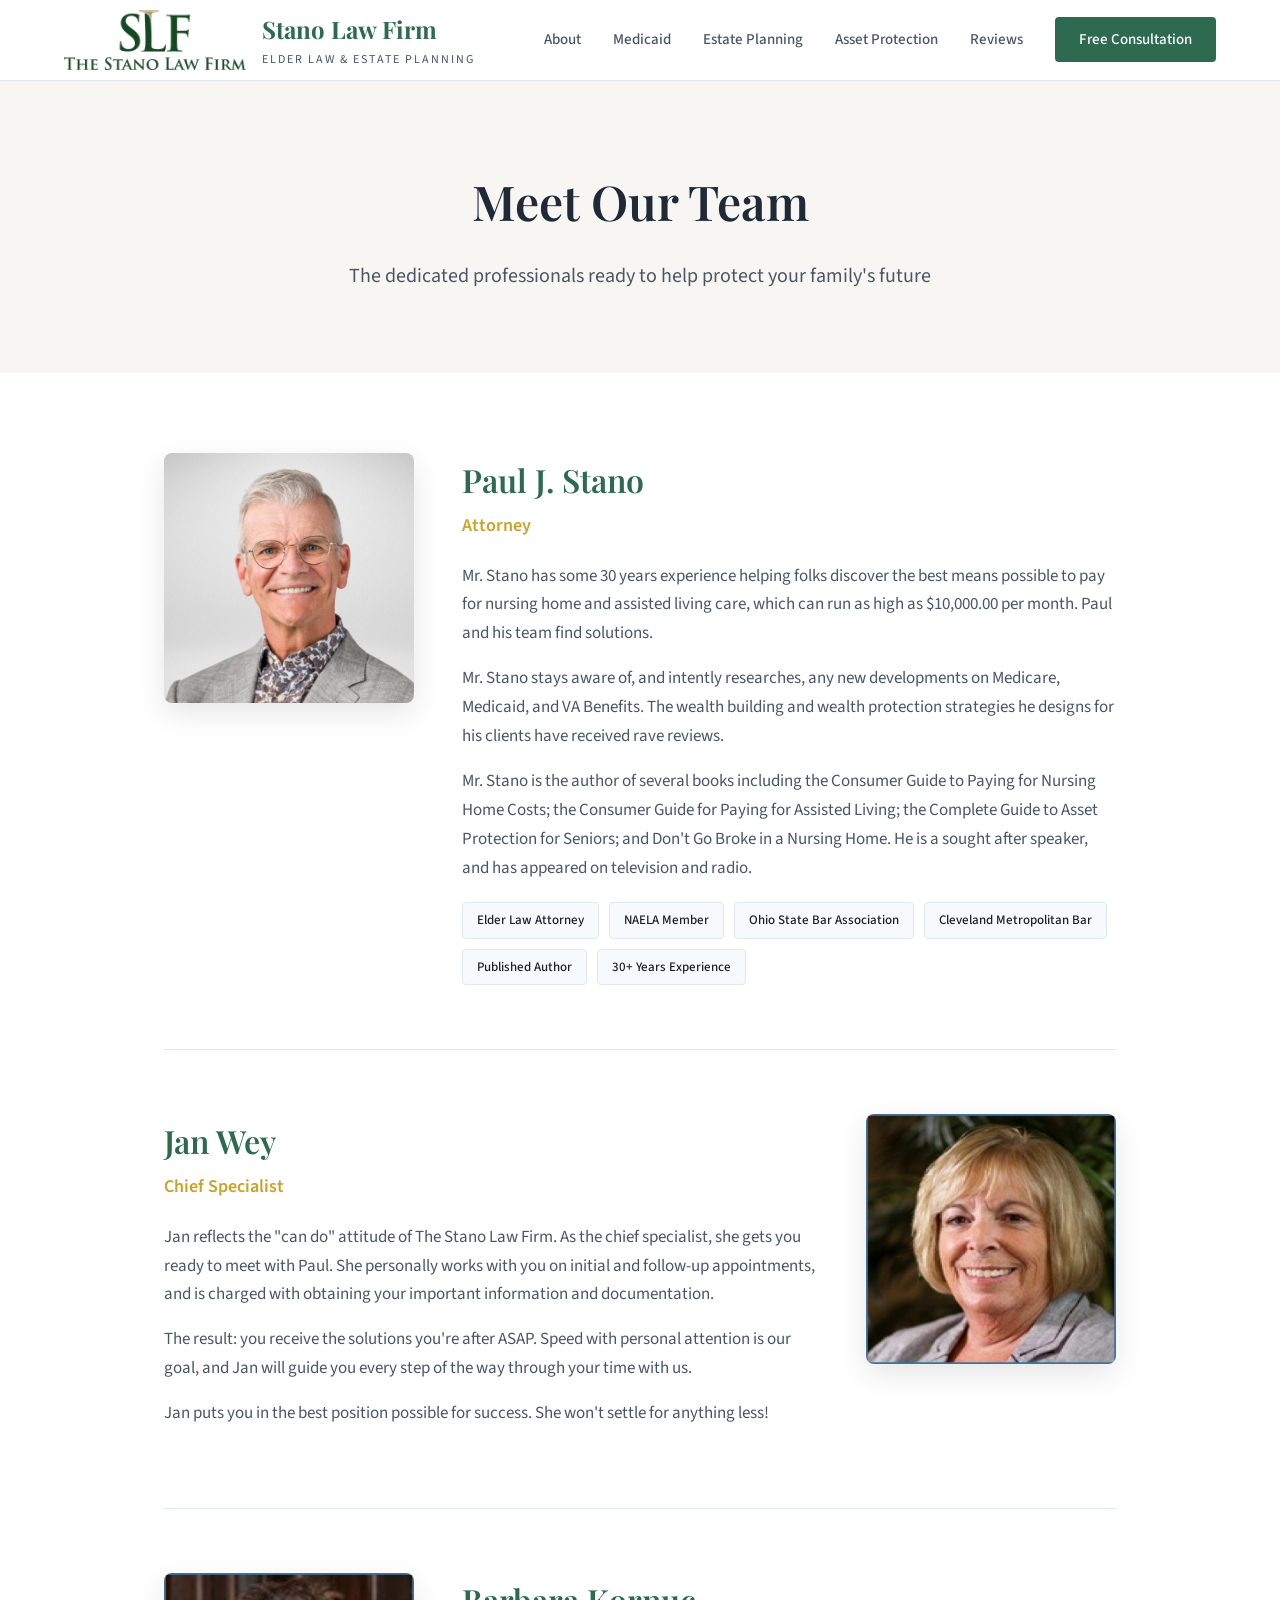
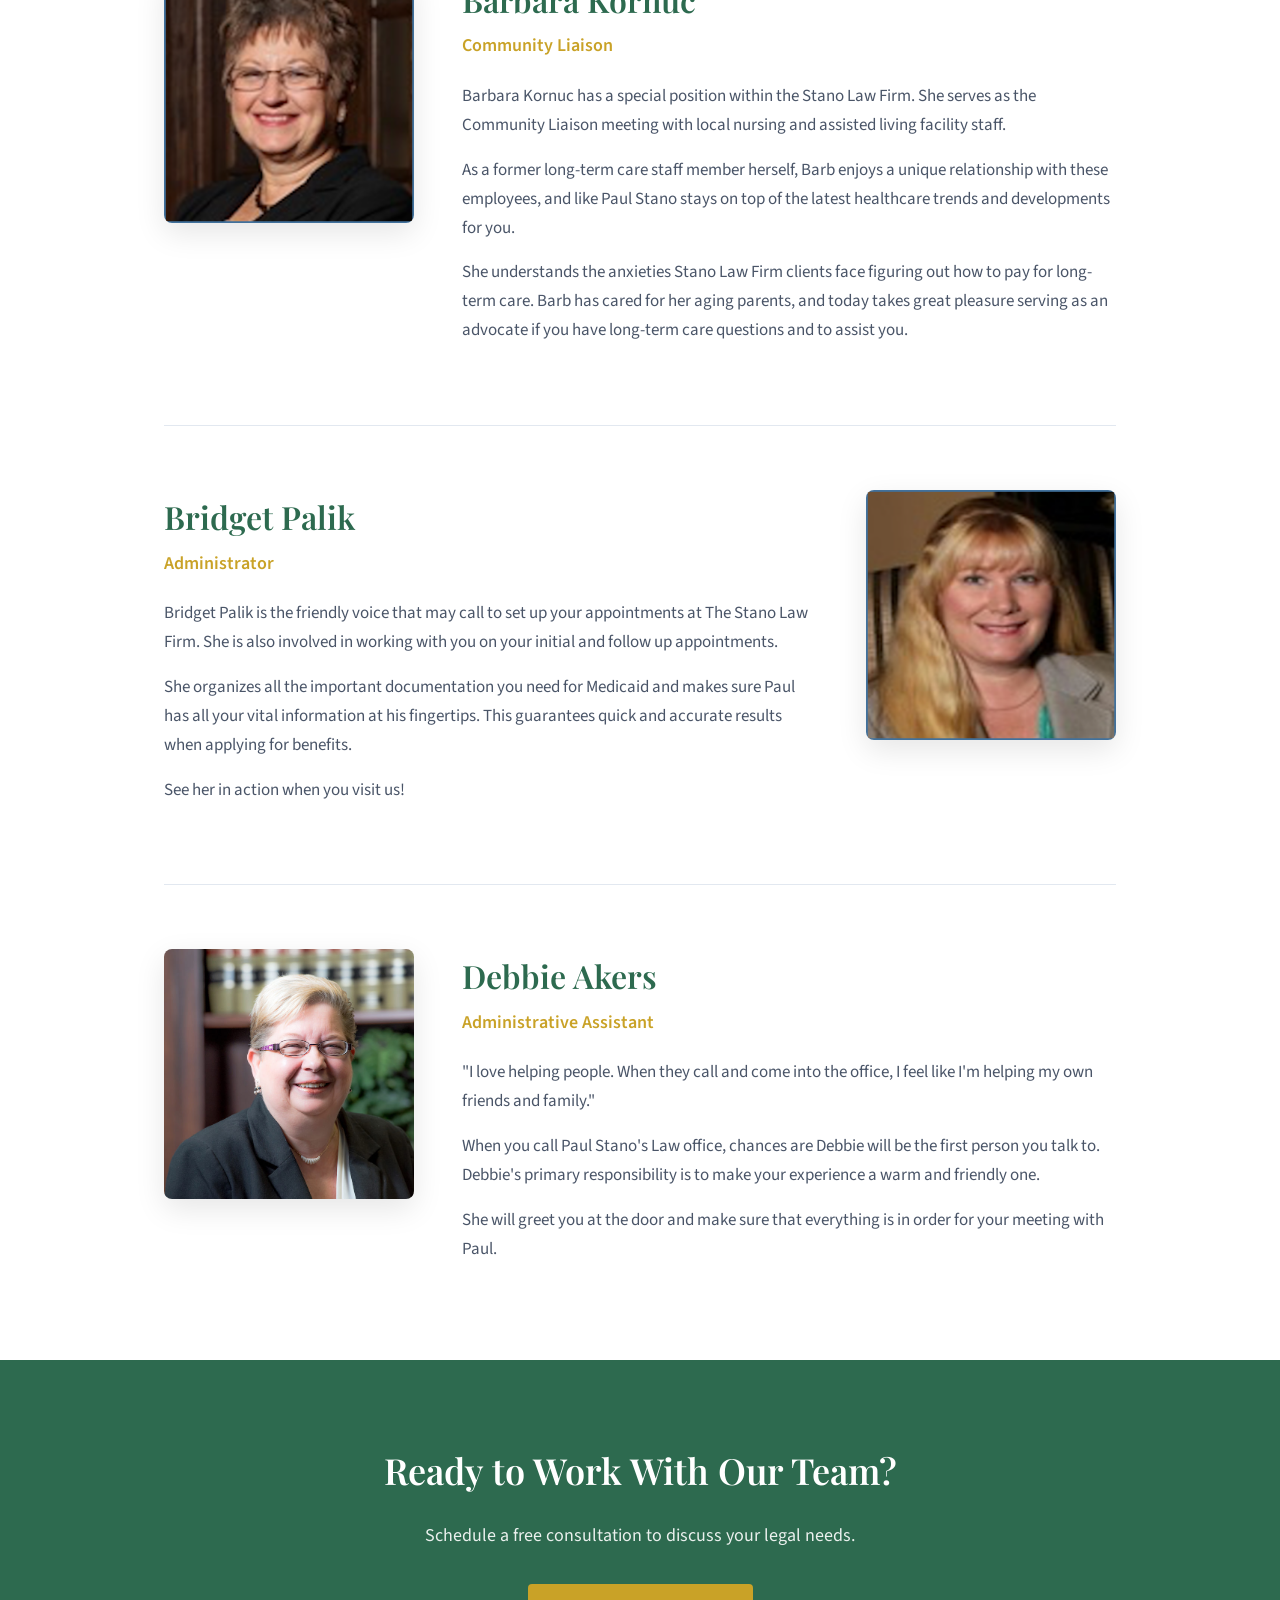
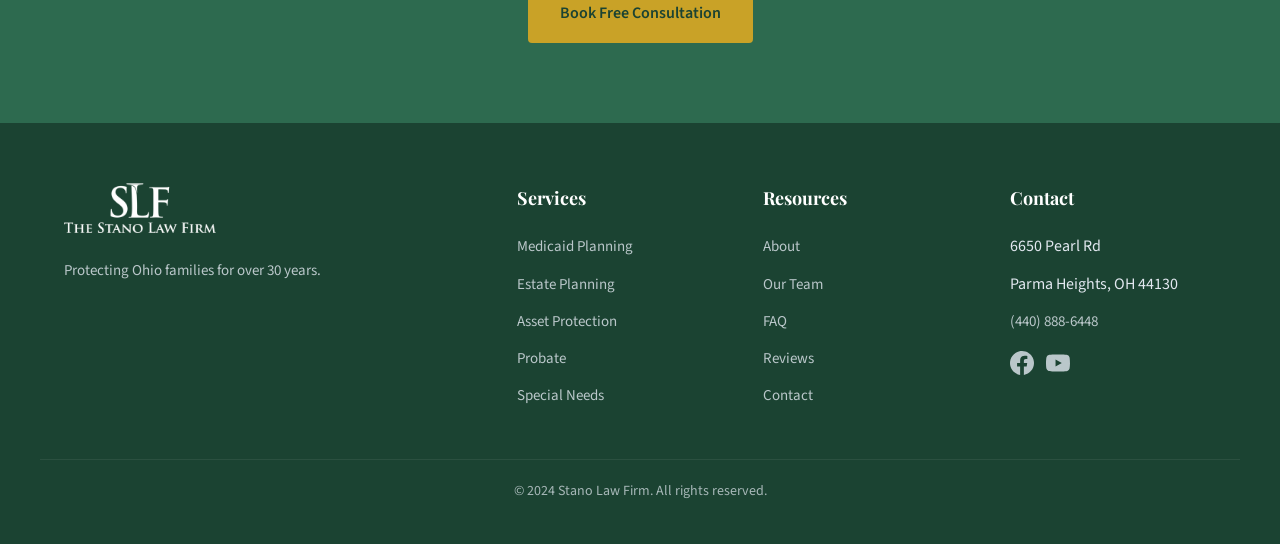
<file: team.html>
<!DOCTYPE html>
<html lang="en">
<head>
    <meta charset="UTF-8">
    <meta name="viewport" content="width=device-width, initial-scale=1.0">
    <title>Our Team | Stano Law Firm | Parma Heights, OH</title>
    <link rel="preconnect" href="https://fonts.googleapis.com">
    <link rel="preconnect" href="https://fonts.gstatic.com" crossorigin>
    <link href="https://fonts.googleapis.com/css2?family=Playfair+Display:wght@400;600;700&family=Source+Sans+3:wght@300;400;500;600&display=swap" rel="stylesheet">
    <style>
        :root {
            --green: #2d6a4f;
            --green-dark: #1b4332;
            --green-light: #40916c;
            --silver: #e2e8f0;
            --white: #ffffff;
            --cream: #f7fafc;
            --gold-accent: #c9a227;
            --text-dark: #1a202c;
            --text-medium: #4a5568;
        }

        html, body { overflow-x: hidden; max-width: 100vw; } * { margin: 0; padding: 0; box-sizing: border-box; } img { max-width: 100%; height: auto; }
        body { font-family: 'Source Sans 3', sans-serif; line-height: 1.7; color: var(--text-dark); }
        h1, h2, h3 { font-family: 'Playfair Display', serif; font-weight: 600; }
        a { text-decoration: none; color: inherit; }

        header { background: var(--white); border-bottom: 1px solid var(--silver); position: sticky; top: 0; z-index: 100; }
        .header-inner { max-width: 1200px; margin: 0 auto; padding: 0 24px; display: flex; justify-content: space-between; align-items: center; height: 80px; }
        .logo { display: flex; align-items: center; gap: 16px; }
        .logo img { height: 60px; }
        .logo-text { display: flex; flex-direction: column; }
        .logo-name { font-family: 'Playfair Display', serif; font-size: 24px; font-weight: 700; color: var(--green); }
        .logo-tagline { font-size: 12px; color: var(--text-medium); text-transform: uppercase; letter-spacing: 2px; }
        nav ul { display: flex; list-style: none; gap: 32px; }
        nav a { font-size: 15px; font-weight: 500; color: var(--text-medium); }
        .nav-cta { background: var(--green); color: var(--white) !important; padding: 12px 24px; border-radius: 4px; }
        .mobile-toggle { display: none; flex-direction: column; gap: 5px; cursor: pointer; padding: 10px; }
        .mobile-toggle span { width: 24px; height: 2px; background: var(--green); }

        .page-header { background: #f8f6f3; color: #1f2937; padding: 80px 0; text-align: center; }
        .page-header h1 { font-size: 48px; margin-bottom: 16px; color: #1f2937; }
        .page-header p { font-size: 20px; color: #4b5563; }

        .team-section { padding: 80px 0; }
        .team-inner { max-width: 1000px; margin: 0 auto; padding: 0 24px; }

        /* Team Member Card */
        .team-member { display: grid; grid-template-columns: 250px 1fr; gap: 48px; margin-bottom: 64px; padding-bottom: 64px; border-bottom: 1px solid var(--silver); align-items: start; }
        .team-member:last-child { border-bottom: none; margin-bottom: 0; padding-bottom: 0; }
        .team-member.reverse { direction: rtl; }
        .team-member.reverse > * { direction: ltr; }
        .member-photo img { width: 100%; border-radius: 8px; box-shadow: 0 10px 30px rgba(0,0,0,0.1); }
        .member-content h2 { font-size: 32px; color: var(--green); margin-bottom: 4px; }
        .member-title { font-size: 18px; color: var(--gold-accent); margin-bottom: 20px; font-weight: 600; }
        .member-content p { color: var(--text-medium); margin-bottom: 16px; font-size: 17px; }
        .credentials-list { display: flex; flex-wrap: wrap; gap: 10px; margin-top: 20px; }
        .credential-tag { background: var(--cream); border: 1px solid var(--silver); padding: 6px 14px; border-radius: 4px; font-size: 13px; font-weight: 500; color: var(--text-dark); }

        .cta { padding: 80px 0; background: var(--green); text-align: center; color: var(--white); }
        .cta h2 { font-size: 36px; margin-bottom: 20px; }
        .cta p { font-size: 18px; opacity: 0.9; margin-bottom: 32px; }
        .btn { display: inline-block; padding: 16px 32px; border-radius: 4px; font-weight: 600; font-size: 16px; }
        .btn-primary { background: var(--gold-accent); color: var(--green-dark); }

        footer { background: var(--green-dark); color: var(--silver); padding: 60px 0 40px; }
        .footer-inner { max-width: 1200px; margin: 0 auto; padding: 0 24px; display: grid; grid-template-columns: 2fr 1fr 1fr 1fr; gap: 40px; }
        .footer-title { font-family: 'Playfair Display', serif; font-size: 18px; color: var(--white); margin-bottom: 20px; }
        footer ul { list-style: none; }
        footer li { margin-bottom: 10px; }
        footer a { opacity: 0.8; font-size: 15px; }
        .footer-bottom { max-width: 1200px; margin: 40px auto 0; padding: 20px 24px 0; border-top: 1px solid rgba(255,255,255,0.1); text-align: center; font-size: 14px; opacity: 0.7; }

        @media (max-width: 768px) {
            .logo-text { display: none; }
            .logo img { height: 50px; }
            .mobile-toggle { display: flex; }
            nav { position: absolute; top: 80px; left: 0; right: 0; background: var(--white); padding: 24px; display: none; }
            nav.active { display: block; }
            nav ul { flex-direction: column; gap: 16px; }
            .team-member { grid-template-columns: 1fr; text-align: center; }
            .team-member.reverse { direction: ltr; }
            .member-photo img { max-width: 250px; margin: 0 auto; }
            .credentials-list { justify-content: center; }
            .footer-inner { grid-template-columns: 1fr; }
        }
    </style>
</head>
<body>
    <header>
        <div class="header-inner">
            <a href="index.html" class="logo">
                <img src="images/Stan-Law-Firm-Logo-Vector-Solid-Colors.png" alt="Stano Law Firm">
                <div class="logo-text">
                    <span class="logo-name">Stano Law Firm</span>
                    <span class="logo-tagline">Elder Law & Estate Planning</span>
                </div>
            </a>
            <div class="mobile-toggle" onclick="toggleNav()"><span></span><span></span><span></span></div>
            <nav id="nav">
                <ul>
                    <li><a href="about.html">About</a></li>
                    <li><a href="medicaid-planning.html">Medicaid</a></li>
                    <li><a href="estate-planning.html">Estate Planning</a></li>
                    <li><a href="asset-protection.html">Asset Protection</a></li>
                    <li><a href="reviews.html">Reviews</a></li>
                    <li><a href="contact.html" class="nav-cta">Free Consultation</a></li>
                </ul>
            </nav>
        </div>
    </header>

    <section class="page-header">
        <h1>Meet Our Team</h1>
        <p>The dedicated professionals ready to help protect your family's future</p>
    </section>

    <section class="team-section">
        <div class="team-inner">
            
            <!-- Paul J. Stano -->
            <div class="team-member">
                <div class="member-photo">
                    <img src="images/paul-stano-new.jpg" alt="Paul J. Stano">
                </div>
                <div class="member-content">
                    <h2>Paul J. Stano</h2>
                    <div class="member-title">Attorney</div>
                    <p>Mr. Stano has some 30 years experience helping folks discover the best means possible to pay for nursing home and assisted living care, which can run as high as $10,000.00 per month. Paul and his team find solutions.</p>
                    <p>Mr. Stano stays aware of, and intently researches, any new developments on Medicare, Medicaid, and VA Benefits. The wealth building and wealth protection strategies he designs for his clients have received rave reviews.</p>
                    <p>Mr. Stano is the author of several books including the Consumer Guide to Paying for Nursing Home Costs; the Consumer Guide for Paying for Assisted Living; the Complete Guide to Asset Protection for Seniors; and Don't Go Broke in a Nursing Home. He is a sought after speaker, and has appeared on television and radio.</p>
                    <div class="credentials-list">
                        <span class="credential-tag">Elder Law Attorney</span>
                        <span class="credential-tag">NAELA Member</span>
                        <span class="credential-tag">Ohio State Bar Association</span>
                        <span class="credential-tag">Cleveland Metropolitan Bar</span>
                        <span class="credential-tag">Published Author</span>
                        <span class="credential-tag">30+ Years Experience</span>
                    </div>
                </div>
            </div>

            <!-- Jan Wey -->
            <div class="team-member reverse">
                <div class="member-photo">
                    <img src="images/jan.png" alt="Jan Wey">
                </div>
                <div class="member-content">
                    <h2>Jan Wey</h2>
                    <div class="member-title">Chief Specialist</div>
                    <p>Jan reflects the "can do" attitude of The Stano Law Firm. As the chief specialist, she gets you ready to meet with Paul. She personally works with you on initial and follow-up appointments, and is charged with obtaining your important information and documentation.</p>
                    <p>The result: you receive the solutions you're after ASAP. Speed with personal attention is our goal, and Jan will guide you every step of the way through your time with us.</p>
                    <p>Jan puts you in the best position possible for success. She won't settle for anything less!</p>
                </div>
            </div>

            <!-- Barbara Kornuc -->
            <div class="team-member">
                <div class="member-photo">
                    <img src="images/barb.png" alt="Barbara Kornuc">
                </div>
                <div class="member-content">
                    <h2>Barbara Kornuc</h2>
                    <div class="member-title">Community Liaison</div>
                    <p>Barbara Kornuc has a special position within the Stano Law Firm. She serves as the Community Liaison meeting with local nursing and assisted living facility staff.</p>
                    <p>As a former long-term care staff member herself, Barb enjoys a unique relationship with these employees, and like Paul Stano stays on top of the latest healthcare trends and developments for you.</p>
                    <p>She understands the anxieties Stano Law Firm clients face figuring out how to pay for long-term care. Barb has cared for her aging parents, and today takes great pleasure serving as an advocate if you have long-term care questions and to assist you.</p>
                </div>
            </div>

            <!-- Bridget Palik -->
            <div class="team-member reverse">
                <div class="member-photo">
                    <img src="images/bridget.png" alt="Bridget Palik">
                </div>
                <div class="member-content">
                    <h2>Bridget Palik</h2>
                    <div class="member-title">Administrator</div>
                    <p>Bridget Palik is the friendly voice that may call to set up your appointments at The Stano Law Firm. She is also involved in working with you on your initial and follow up appointments.</p>
                    <p>She organizes all the important documentation you need for Medicaid and makes sure Paul has all your vital information at his fingertips. This guarantees quick and accurate results when applying for benefits.</p>
                    <p>See her in action when you visit us!</p>
                </div>
            </div>

            <!-- Debbie Akers -->
            <div class="team-member">
                <div class="member-photo">
                    <img src="images/Debbie-Akers-e1572920463972.jpg" alt="Debbie Akers">
                </div>
                <div class="member-content">
                    <h2>Debbie Akers</h2>
                    <div class="member-title">Administrative Assistant</div>
                    <p>"I love helping people. When they call and come into the office, I feel like I'm helping my own friends and family."</p>
                    <p>When you call Paul Stano's Law office, chances are Debbie will be the first person you talk to. Debbie's primary responsibility is to make your experience a warm and friendly one.</p>
                    <p>She will greet you at the door and make sure that everything is in order for your meeting with Paul.</p>
                </div>
            </div>

        </div>
    </section>

    <section class="cta">
        <h2>Ready to Work With Our Team?</h2>
        <p>Schedule a free consultation to discuss your legal needs.</p>
        <a href="https://calendly.com/stanolawfirm/15min" class="btn btn-primary">Book Free Consultation</a>
    </section>

    <footer>
        <div class="footer-inner">
            <div>
                <img src="images/Stan-Law-Firm-Logo-Vector-Solid-Colors.png" alt="Stano Law" style="height: 50px; filter: brightness(0) invert(1);">
                <p style="margin-top: 16px; font-size: 15px; opacity: 0.8;">Protecting Ohio families for over 30 years.</p>
            </div>
            <div>
                <h4 class="footer-title">Services</h4>
                <ul>
                    <li><a href="medicaid-planning.html">Medicaid Planning</a></li>
                    <li><a href="estate-planning.html">Estate Planning</a></li>
                    <li><a href="asset-protection.html">Asset Protection</a></li>
                    <li><a href="probate.html">Probate</a></li>
                    <li><a href="special-needs.html">Special Needs</a></li>
                </ul>
            </div>
            <div>
                <h4 class="footer-title">Resources</h4>
                <ul>
                    <li><a href="about.html">About</a></li>
                    <li><a href="team.html">Our Team</a></li>
                    <li><a href="faq.html">FAQ</a></li>
                    <li><a href="reviews.html">Reviews</a></li>
                    <li><a href="contact.html">Contact</a></li>
                </ul>
            </div>
            <div>
                <h4 class="footer-title">Contact</h4>
                <ul>
                    <li>6650 Pearl Rd</li>
                    <li>Parma Heights, OH 44130</li>
                    <li><a href="tel:440-888-6448">(440) 888-6448</a></li>
                    <li style="margin-top: 16px; display: flex; gap: 12px;">
                        <a href="https://www.facebook.com/Stano-Law-Parma-Heights-Ohio-Elder-Law-Attorneys-63622512698" target="_blank" title="Facebook" style="opacity: 0.8;">
                            <svg width="24" height="24" fill="currentColor" viewBox="0 0 24 24"><path d="M24 12.073c0-6.627-5.373-12-12-12s-12 5.373-12 12c0 5.99 4.388 10.954 10.125 11.854v-8.385H7.078v-3.47h3.047V9.43c0-3.007 1.792-4.669 4.533-4.669 1.312 0 2.686.235 2.686.235v2.953H15.83c-1.491 0-1.956.925-1.956 1.874v2.25h3.328l-.532 3.47h-2.796v8.385C19.612 23.027 24 18.062 24 12.073z"/></svg>
                        </a>
                        <a href="https://www.youtube.com/channel/UCRPuZVCGZeEtAcb_th6Hzxw" target="_blank" title="YouTube" style="opacity: 0.8;">
                            <svg width="24" height="24" fill="currentColor" viewBox="0 0 24 24"><path d="M23.498 6.186a3.016 3.016 0 0 0-2.122-2.136C19.505 3.545 12 3.545 12 3.545s-7.505 0-9.377.505A3.017 3.017 0 0 0 .502 6.186C0 8.07 0 12 0 12s0 3.93.502 5.814a3.016 3.016 0 0 0 2.122 2.136c1.871.505 9.376.505 9.376.505s7.505 0 9.377-.505a3.015 3.015 0 0 0 2.122-2.136C24 15.93 24 12 24 12s0-3.93-.502-5.814zM9.545 15.568V8.432L15.818 12l-6.273 3.568z"/></svg>
                        </a>
                    </li>
                </ul>
            </div>
        </div>
        <div class="footer-bottom">© 2024 Stano Law Firm. All rights reserved.</div>
    </footer>

    <script>function toggleNav() { document.getElementById('nav').classList.toggle('active'); }</script>
</body>
</html>
</file>
